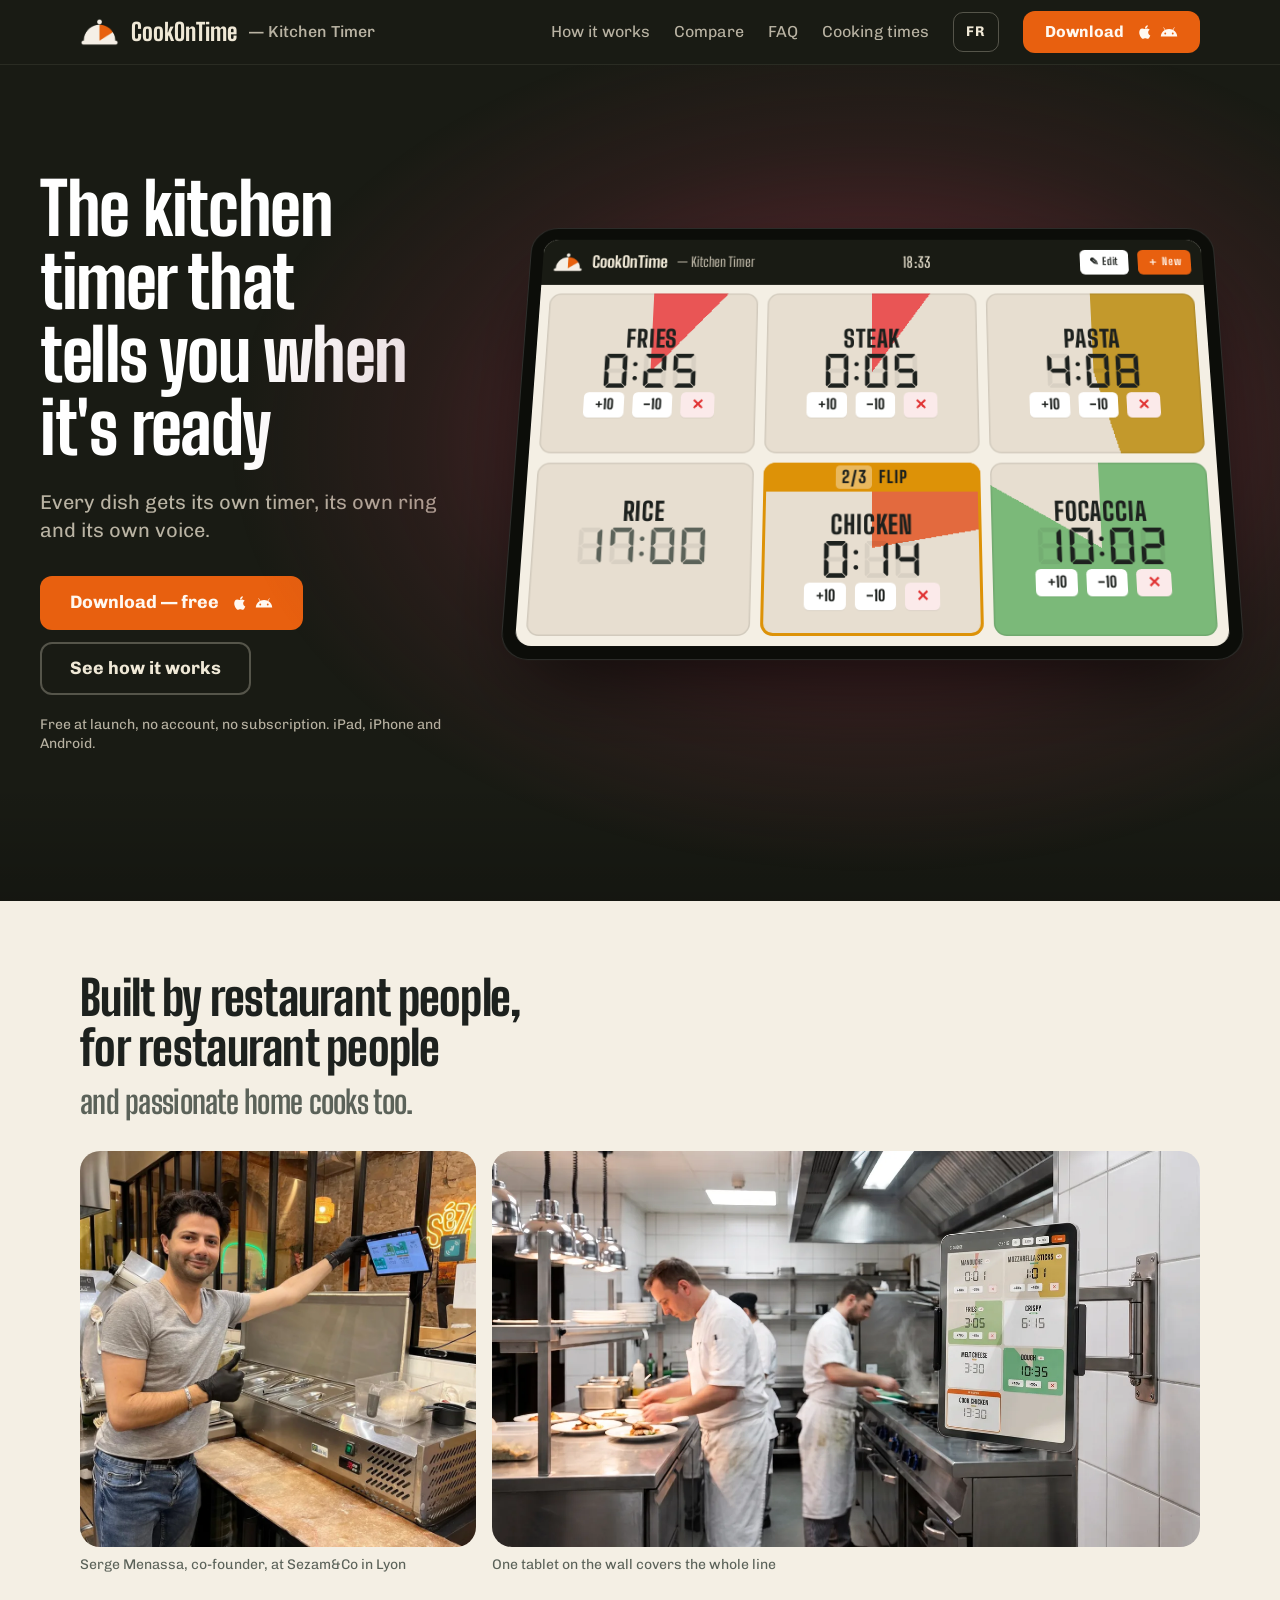
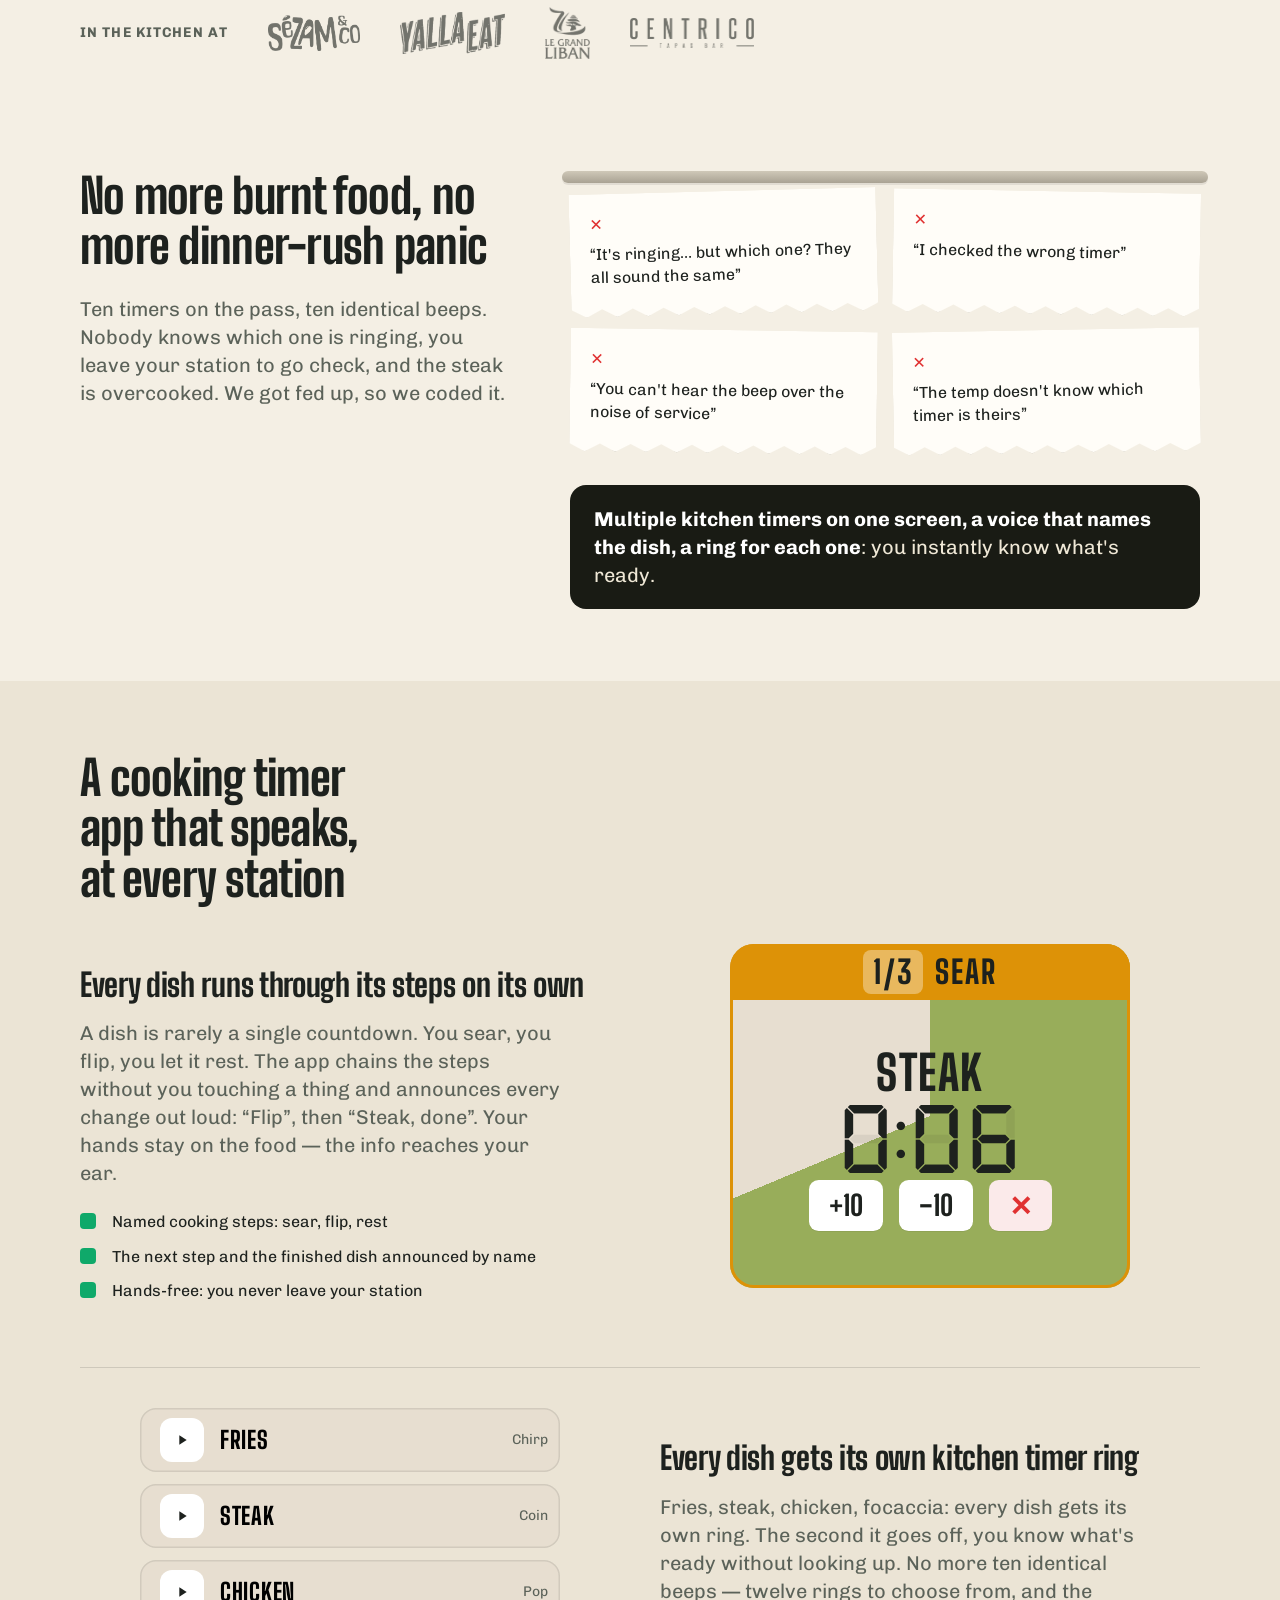
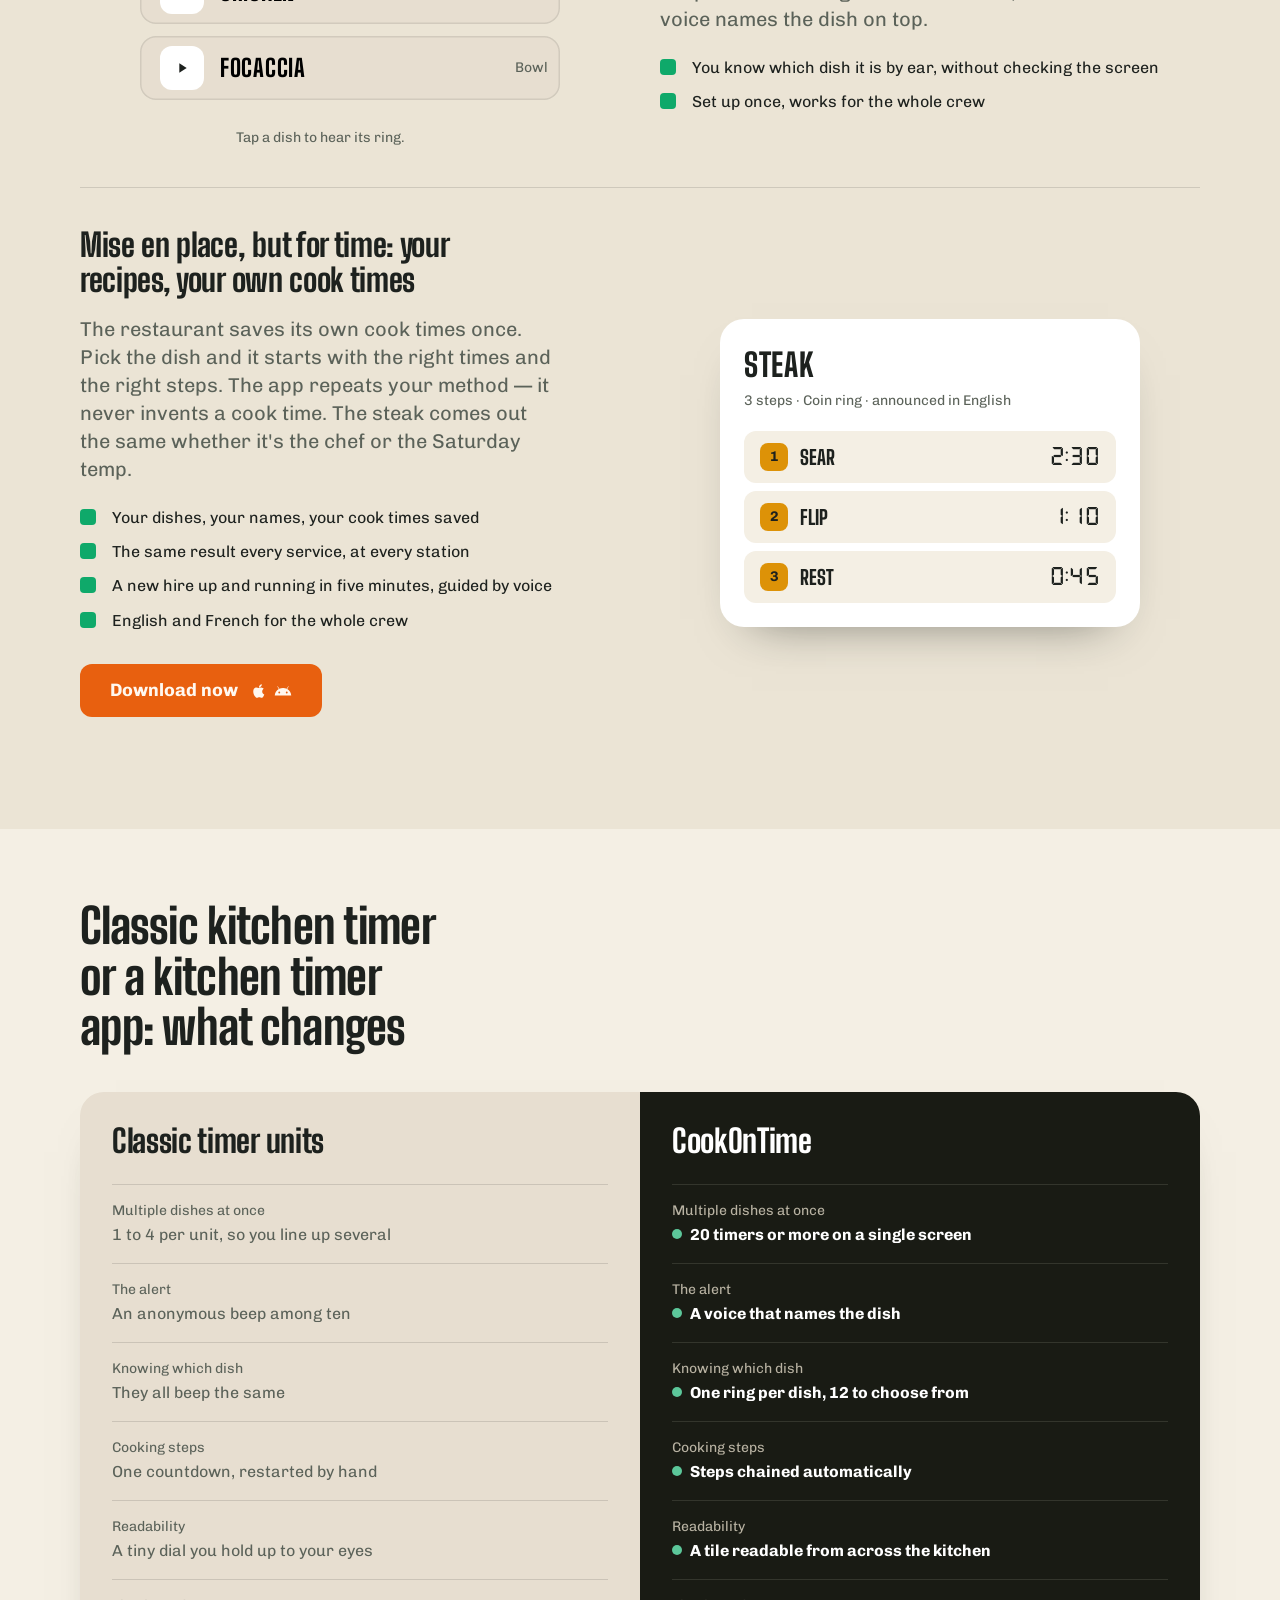
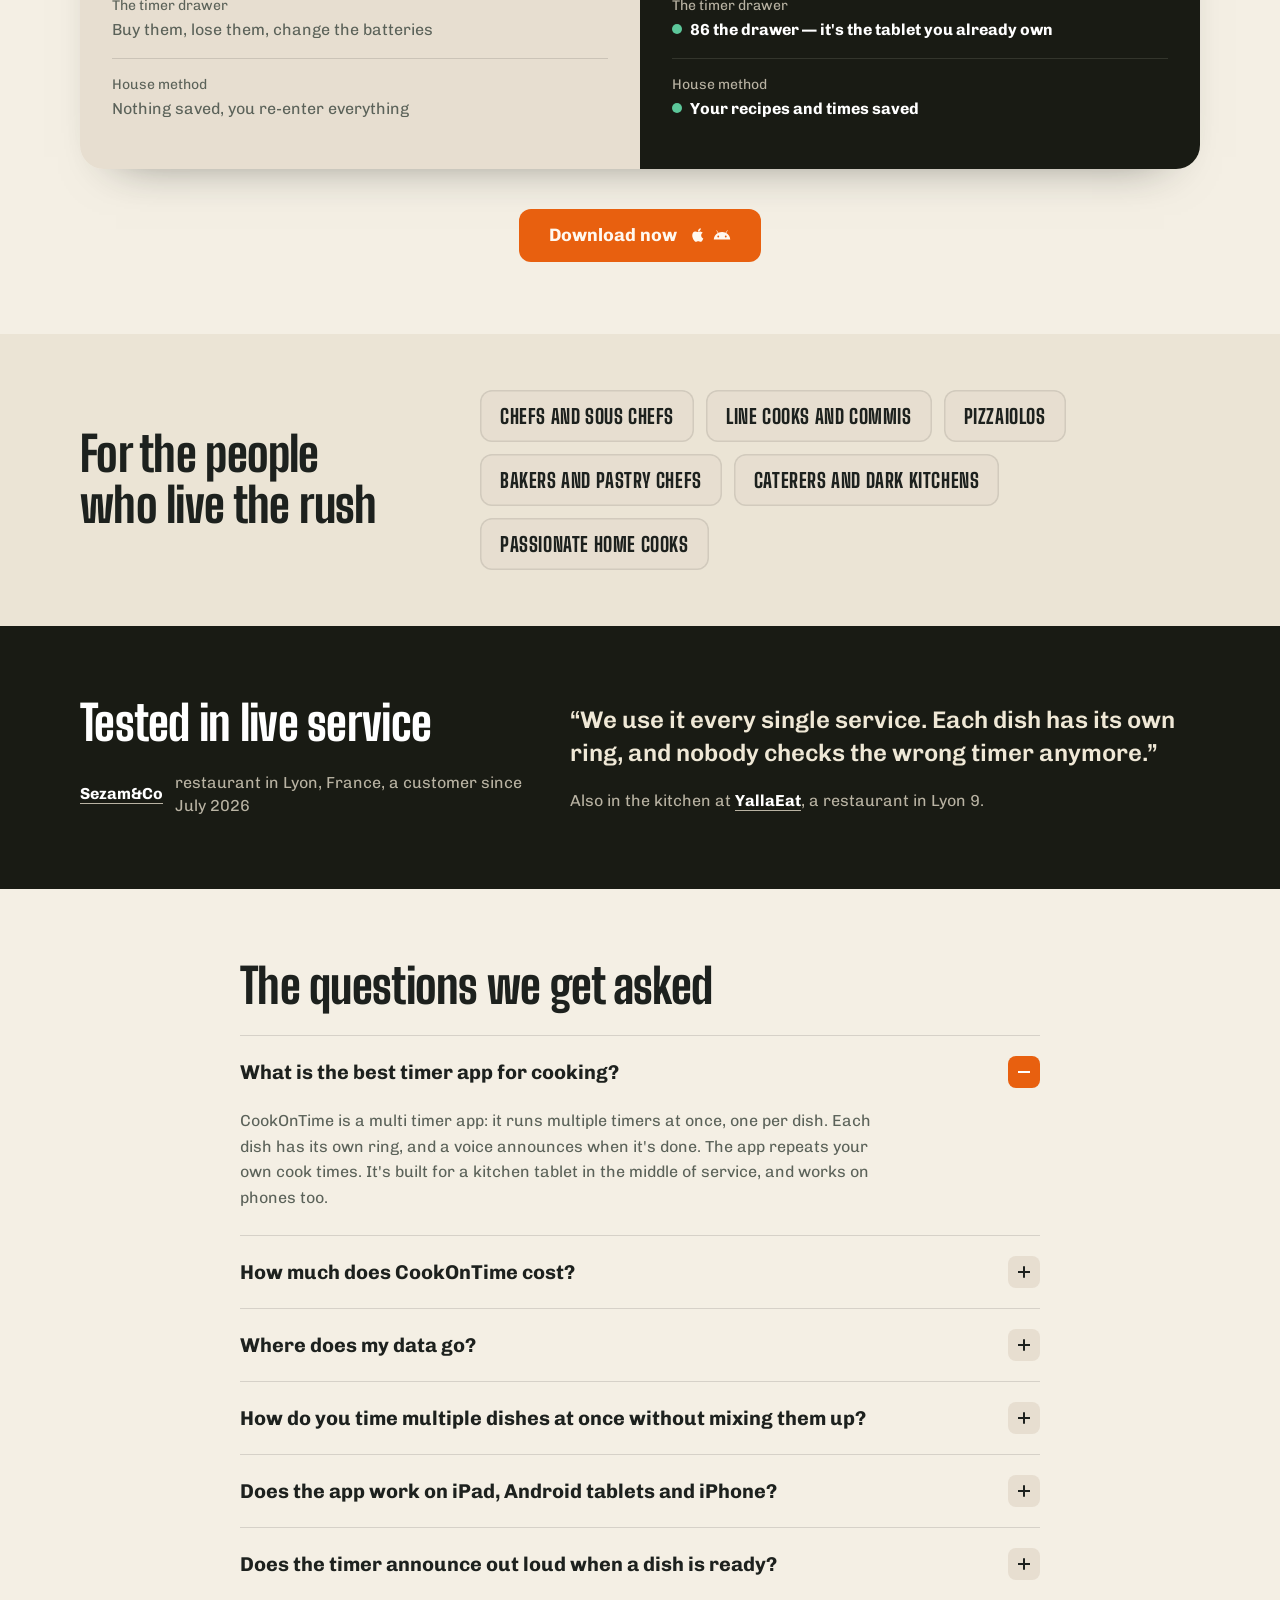
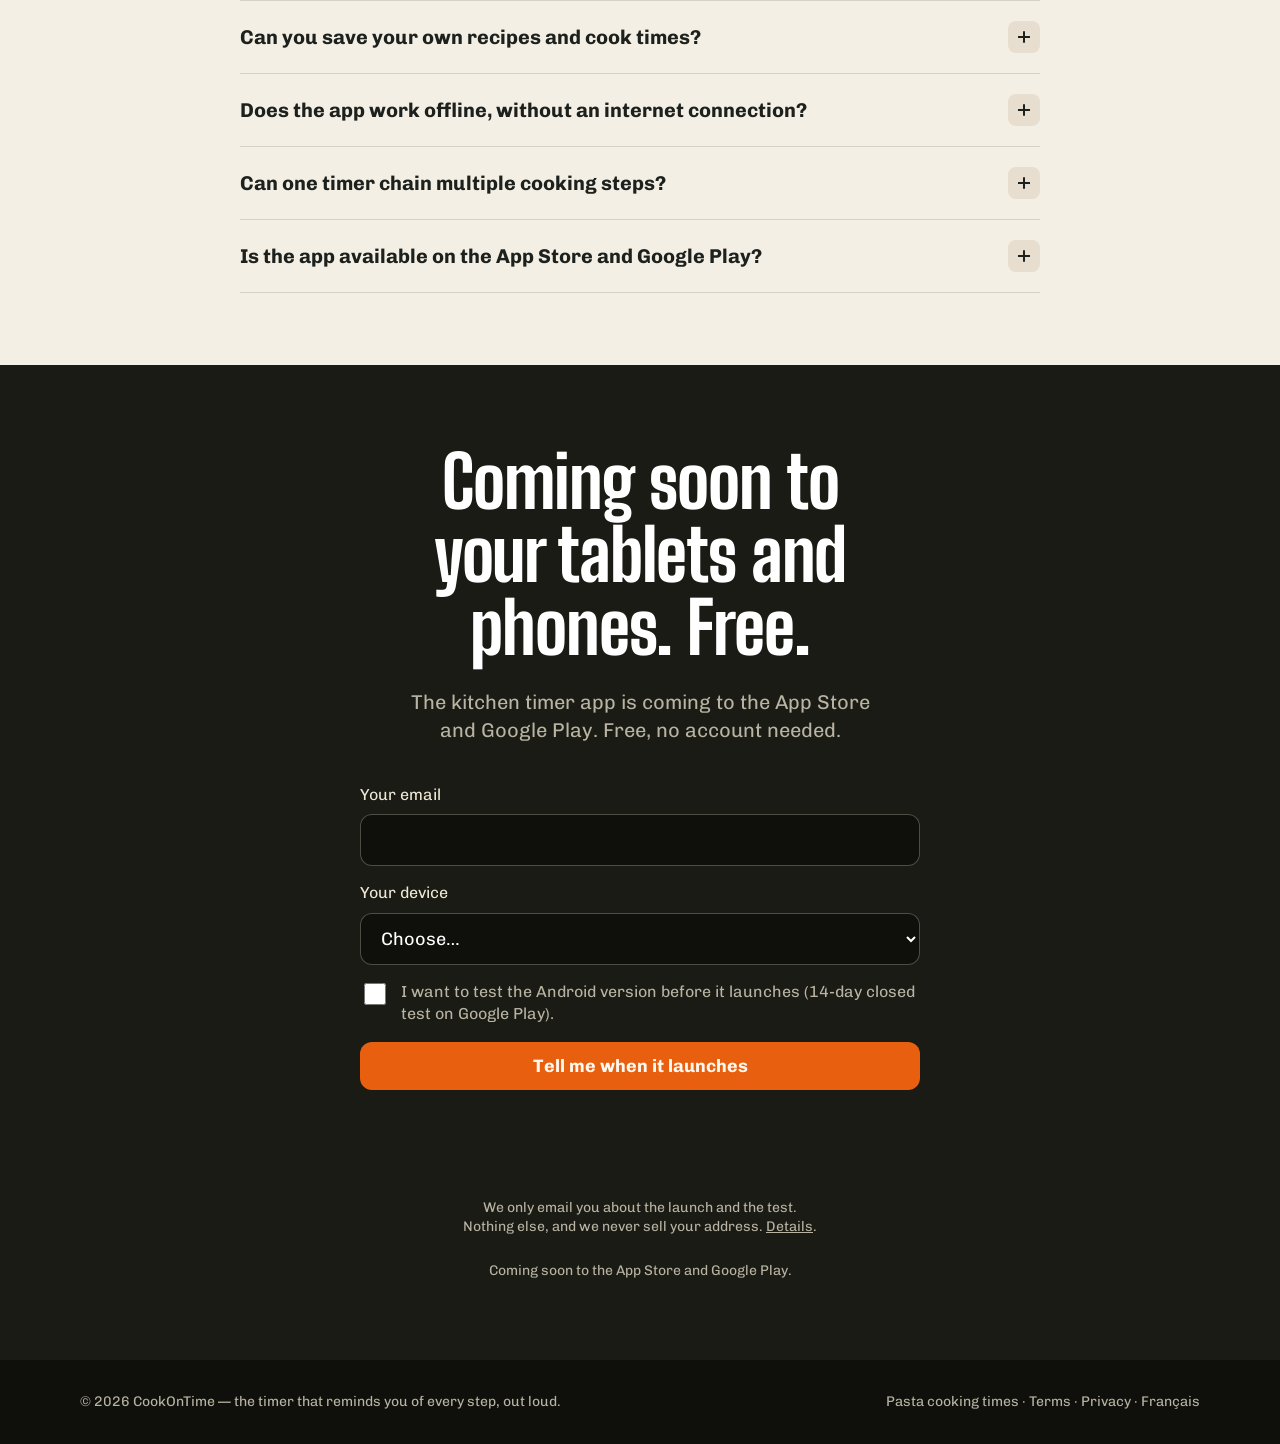
<file: index.html>
<!DOCTYPE html>
<html lang="en">
<head>
<meta charset="UTF-8">
<!-- Google Analytics (G-W3V1ZGBVZE) : mesure d'audience du site, propriété « cookontime-app ». -->
<script async src="https://www.googletagmanager.com/gtag/js?id=G-W3V1ZGBVZE"></script>
<script>
  window.dataLayer = window.dataLayer || [];
  function gtag(){dataLayer.push(arguments);}
  gtag('js', new Date());
  gtag('config', 'G-W3V1ZGBVZE', {allow_google_signals: false, allow_ad_personalization_signals: false, cookie_expires: 33696000});
</script>
<meta name="viewport" content="width=device-width, initial-scale=1, viewport-fit=cover">
<title>Free Kitchen Timer App for Restaurants — Multi-Dish & Voice</title>
<meta name="description" content="Free kitchen timer app for pros: multiple dishes at once, a ring per dish, a voice announcing each. Tablets, iPhone & Android. Built by restaurateurs.">
<meta name="keywords" content="free kitchen timer, cooking timer app, kitchen timer app for iphone, kitchen timer app free, restaurant kitchen timer, professional kitchen timer app, commercial kitchen timer, multiple kitchen timers, multi timer kitchen app, kitchen timer for iPad, kitchen timer tablet, talking kitchen timer, voice kitchen timer, hands-free kitchen timer, chef timer app, multi-stage cooking timer, kitchen timer no batteries, minuteur cuisine gratuit">
<meta name="theme-color" content="#191b14">
<link rel="canonical" href="https://cookontime.app/">
<link rel="alternate" hreflang="en" href="https://cookontime.app/">
<link rel="alternate" hreflang="fr" href="https://cookontime.app/fr/">
<link rel="alternate" hreflang="x-default" href="https://cookontime.app/">
<link rel="icon" type="image/png" sizes="32x32" href="assets/favicon-32.png">
<link rel="apple-touch-icon" href="assets/apple-touch-icon.png">
<!-- Open Graph -->
<meta property="og:type" content="website">
<meta property="og:url" content="https://cookontime.app/">
<meta property="og:locale" content="en_US">
<meta property="og:title" content="CookOnTime: free kitchen timer app for restaurants">
<meta property="og:image" content="https://cookontime.app/assets/og-en.png">
<meta property="og:image:width" content="1200">
<meta property="og:image:height" content="630">
<meta property="og:description" content="Run every dish at once, each with its own ring, a voice that announces each dish by name. One app on all your kitchen tablets. Coming soon to iOS and Android — free at launch.">
<meta name="twitter:card" content="summary_large_image">

<link rel="stylesheet" href="assets/fonts/fonts.css">

<!-- Rich snippet FAQ -->
<script type="application/ld+json">
{
  "@context": "https://schema.org",
  "@type": "FAQPage",
  "mainEntity": [
    {"@type":"Question","name":"What is the best timer app for cooking?","acceptedAnswer":{"@type":"Answer","text":"CookOnTime is a multi timer app: it runs multiple timers at once, one per dish. Each dish has its own ring, and a voice announces when it's done. The app repeats your own cook times. It's built for a kitchen tablet in the middle of service, and works on phones too."}},
    {"@type":"Question","name":"How much does CookOnTime cost?","acceptedAnswer":{"@type":"Answer","text":"CookOnTime is free at launch: no subscription, no ads and no account to create."}},
    {"@type":"Question","name":"Where does my data go?","acceptedAnswer":{"@type":"Answer","text":"Your dishes, times and settings stay on your tablet, and there is no account to create. On first launch, the app asks whether you agree to share usage statistics; it sends nothing unless you accept. The details are in the privacy policy."}},
    {"@type":"Question","name":"How do you time multiple dishes at once without mixing them up?","acceptedAnswer":{"@type":"Answer","text":"Run multiple timers side by side: every dish carries its name on screen and in the voice announcements, and each one can carry its own ring. All your dishes run side by side on one screen, so you know right away which one is ringing. No more mistaking the steak timer for the sides."}},
    {"@type":"Question","name":"Does the app work on iPad, Android tablets and iPhone?","acceptedAnswer":{"@type":"Answer","text":"Yes, on all of them. A basic iPad or a cheap Android tablet, wall-mounted with the screen always on, is enough — and it also runs on iPhone and Android phones when you want a cooking timer in your pocket. You equip every station with the same app."}},
    {"@type":"Question","name":"Does the timer announce out loud when a dish is ready?","acceptedAnswer":{"@type":"Answer","text":"Yes. The app announces the next step and then the finished dish, by name, out loud. Your hands stay on the food — the info reaches your ear without staring at a screen."}},
    {"@type":"Question","name":"Can you save your own recipes and cook times?","acceptedAnswer":{"@type":"Answer","text":"That's the whole point. You enter your dishes, times and steps once. The app repeats your house method identically on every tablet. It never invents a cook time."}},
    {"@type":"Question","name":"Does the app work offline, without an internet connection?","acceptedAnswer":{"@type":"Answer","text":"Yes. Every tablet is self-sufficient and stores everything locally. If the wifi drops mid-rush, service goes on uninterrupted."}},
    {"@type":"Question","name":"Can one timer chain multiple cooking steps?","acceptedAnswer":{"@type":"Answer","text":"Yes — it's the heart of the app. A dish can have multiple named steps (sear, flip, rest) that chain automatically, with a voice announcement at every step change."}},
    {"@type":"Question","name":"Is the app available on the App Store and Google Play?","acceptedAnswer":{"@type":"Answer","text":"It's coming soon to the App Store and Google Play."}}
  ]
}
</script>
<script type="application/ld+json">
{
  "@context": "https://schema.org",
  "@type": "SoftwareApplication",
  "name": "CookOnTime",
  "alternateName": "CookOnTime: Kitchen Timers",
  "url": "https://cookontime.app/",
  "inLanguage": ["en", "fr"],
  "applicationCategory": "LifestyleApplication",
  "operatingSystem": "iOS, Android",
  "description": "Kitchen timer app: multiple timers on one screen, a ring for each dish, cooking steps that follow on, and a voice that calls out the dish when it's ready. Built by restaurant owners.",
  "publisher": {"@id": "https://cookontime.app/#org"},
  "offers": {"@type":"Offer","price":"0","priceCurrency":"USD"}
}
</script>

<script type="application/ld+json">
{
  "@context": "https://schema.org",
  "@type": "Organization",
  "@id": "https://cookontime.app/#org",
  "name": "CookOnTime",
  "url": "https://cookontime.app/",
  "logo": "https://cookontime.app/assets/apple-touch-icon.png",
  "founder": [
    {"@type":"Person","name":"Serge Menassa"},
    {"@type":"Person","name":"Henry Obégi"}
  ]
}
</script>

<style>
/* Proposition A — « le passe en service ».
   Parti pris : la page emprunte tout à l'app réelle. Le bandeau sombre de l'app
   devient l'en-tête et le haut de page ; les chiffres à segments (DSEG7) sont la
   signature ; la couleur ne décore pas, elle dit un état, comme sur la tablette :
   vert = en cours, ambre = changement d'étape, rouge = prêt. */
@font-face{font-family:'DSEG7 Classic'; src:url(assets/fonts/DSEG7Classic-Bold.ttf) format('truetype'); font-weight:700; font-display:swap}

:root{
  /* Valeurs reprises de app/lib/ui/theme.dart */
  --service:#191b14; --service-2:#24271d; --on-service:#efe8d6; --on-service-2:#b9b3a3;
  --paper:#f4efe4; --paper-2:#ebe4d5; --tile:#e7ded0; --tile-edge:rgba(28,33,28,.10);
  --ink:#1d211e; --muted:#5b6259; --line:rgba(28,33,28,.14);
  --ember:#e8600f; --ember-2:#c94f08; --on-ember:#fff8f0;
  --amber:#dd9207; --mint:#0fa96a; --red:#e03131; --ring-ink:#8f1414;
  --fill-mint:rgb(92,199,154);
  /* Échelle typo fermée (R4.4 / R4.6, site) : 6 tailles */
  --t1:clamp(44px,5.6vw,72px); --t2:clamp(34px,3.8vw,48px); --t3:clamp(26px,2.6vw,32px);
  --t4:20px; --t5:16px; --t6:14px;
  --maxw:1200px; --gut:clamp(16px,4vw,40px);
}
@property --p{syntax:'<number>'; inherits:false; initial-value:1}

*{box-sizing:border-box}
html{scroll-behavior:smooth}
body{margin:0; background:var(--paper); color:var(--ink); font-family:'Chivo',system-ui,sans-serif; font-size:var(--t4); line-height:1.4; -webkit-font-smoothing:antialiased; overflow-x:hidden}
h1,h2,h3{font-family:'Big Shoulders Display',sans-serif; font-weight:800; margin:0; text-wrap:balance}
h1{font-size:var(--t1); line-height:1.02; letter-spacing:-.02em}
h2{font-size:var(--t2); line-height:1.05; letter-spacing:-.015em}
h3{font-size:var(--t3); line-height:1.1; letter-spacing:-.01em}
p{margin:0}
a{color:inherit; text-decoration:none}
.wrap{max-width:var(--maxw); margin:0 auto; padding:0 var(--gut)}
.seg{font-family:'DSEG7 Classic',monospace; font-weight:700; font-style:normal; letter-spacing:.02em}

/* ---------- boutons (R6.3 : 4 états ; R6.6 : 16 / 32) ---------- */
.btn{display:inline-flex; align-items:center; justify-content:center; gap:8px; min-height:48px; padding:12px 28px; border-radius:12px;
  font-family:'Chivo',sans-serif; font-weight:700; font-size:18px; letter-spacing:0;
  border:2px solid transparent; cursor:pointer; transition:transform .12s ease, background .15s ease, border-color .15s ease}
.btn:focus-visible{outline:3px solid var(--amber); outline-offset:3px}
.btn:active{transform:translateY(1px)}
.btn-ember{background:var(--ember); color:var(--on-ember)}
.btn-ember:hover{background:var(--ember-2)}
.btn-line{background:transparent; color:var(--on-service); border-color:rgba(239,232,214,.28)}
.btn-line:hover{border-color:var(--on-service)}
.btn-line.on-paper{color:var(--ink); border-color:var(--line)}
.btn-line.on-paper:hover{border-color:var(--ink)}

/* ---------- en-tête = le bandeau de l'app ---------- */
header{position:sticky; top:0; z-index:40; background:var(--service); color:var(--on-service); border-bottom:1px solid rgba(239,232,214,.08)}
.nav{display:flex; align-items:center; gap:24px; height:64px}
.brand{display:flex; align-items:center; gap:12px; margin-right:auto}
.brand img{height:28px; width:auto}
.brand b{font-family:'Big Shoulders Display',sans-serif; font-weight:800; font-size:24px; white-space:nowrap}
.brand span{font-family:'Chivo',sans-serif; font-weight:500; font-size:16px; color:var(--on-service-2); white-space:nowrap}
.navlinks{display:flex; gap:24px; align-items:center}
.navlinks a:not(.btn){font-size:var(--t5); color:var(--on-service-2)}
.navlinks a:not(.btn):hover{color:var(--on-service)}
/* Bascule de langue : toujours visible, y compris sur téléphone. */
.navlinks a.lang{display:inline-flex; align-items:center; justify-content:center; min-width:44px; min-height:40px; padding:0 12px; border-radius:10px; border:1px solid rgba(239,232,214,.28); color:var(--on-service); font-weight:700; font-size:var(--t6); letter-spacing:.08em}
.navlinks a.lang:hover{border-color:var(--on-service)}
.navlinks a:focus-visible{outline:3px solid var(--amber); outline-offset:3px}
.navlinks .btn{min-height:40px; padding:8px 20px; font-size:var(--t5)}
/* Logos Apple et Android dans les boutons de téléchargement */
.btn .oss{display:inline-flex; gap:6px; margin-left:4px}
.btn .os{width:18px; height:18px; flex:none}

/* ---------- haut de page ---------- */
.hero{background:var(--service); color:var(--on-service); padding:56px 0 96px; position:relative; overflow:hidden}
/* Le haut de page remplit tout l'écran visible sous l'en-tête : la section suivante
   n'apparaît qu'au défilement. Contenu centré verticalement ; s'il est plus haut
   que l'écran (petit portable, téléphone), la section grandit simplement. */
.hero{min-height:calc(100vh - 64px); min-height:calc(100svh - 64px); display:flex; align-items:center}
.hero > .wrap{width:100%}
.hero::after{content:""; position:absolute; left:0; right:0; bottom:0; height:120px; background:linear-gradient(to bottom, transparent, rgba(0,0,0,.18)); pointer-events:none}
.hero .wrap{max-width:1320px; display:grid; grid-template-columns:minmax(0,4.4fr) minmax(0,7.6fr); gap:40px; align-items:center; position:relative; z-index:1}
.hero h1{color:#fff; max-width:12ch}
.hero .lead{margin-top:24px; color:var(--on-service-2); max-width:34ch; line-height:1.4}
.hero .cta{display:flex; flex-wrap:wrap; gap:12px; margin-top:32px}
.hero .note{margin-top:20px; font-size:var(--t6); color:var(--on-service-2)}

/* ---------- la tablette : réplique de l'écran principal de l'app ---------- */
.device{background:#0c0d09; border-radius:28px; padding:14px; box-shadow:0 40px 80px -30px rgba(0,0,0,.8), inset 0 0 0 1px rgba(255,255,255,.14)}
.board{color:var(--ink); background:var(--paper); border-radius:16px; overflow:hidden; aspect-ratio:16/10; display:flex; flex-direction:column; container-type:inline-size}
.bhead{background:var(--service); color:var(--on-service); display:flex; align-items:center; gap:1.4cqw; padding:0 1.6cqw; height:7.5cqw; flex:none}
.bhead img{height:3.2cqw; width:auto}
.bhead b{font-family:'Big Shoulders Display',sans-serif; font-weight:800; font-size:2.6cqw; white-space:nowrap}
.bhead span{font-family:'Big Shoulders Display',sans-serif; font-weight:600; font-size:2.2cqw; color:var(--on-service-2); white-space:nowrap}
.bhead .clock{margin:0 auto; font-size:2.4cqw; color:var(--on-service)}
.bhead i{font-style:normal; font-family:'Big Shoulders Display',sans-serif; font-weight:700; font-size:1.7cqw; letter-spacing:.06em; background:#fff; color:var(--ink); border-radius:.8cqw; padding:.8cqw 1.4cqw; white-space:nowrap}
.bhead i.new{background:var(--ember); color:var(--on-ember)}
.bgrid{flex:1; display:grid; grid-template-columns:repeat(3,1fr); grid-template-rows:repeat(2,1fr); gap:1.4cqw; padding:1.4cqw}

.tile{--p:1; --fill:var(--fill-mint); position:relative; border-radius:1.8cqw; background:var(--tile); box-shadow:inset 0 0 0 1.5px var(--tile-edge);
  display:flex; flex-direction:column; align-items:center; justify-content:center; gap:.6cqw; overflow:hidden; container-type:inline-size}
.tile.run{background:conic-gradient(var(--fill) 0 calc(var(--p)*1turn), var(--tile) 0)}
.tile .tn{font-family:'Big Shoulders Display',sans-serif; font-weight:800; font-size:12cqw; line-height:1; letter-spacing:.03em; text-transform:uppercase; position:relative}
.tile .tt{position:relative; font-size:17cqw; line-height:1}
.tile .tt .ghost{position:absolute; inset:0; color:rgba(28,33,28,.07)}
.tile .tt .val{position:relative; color:var(--ink)}
.tile.idle .tt .val{color:var(--muted)}
.tile .tc{display:flex; gap:4cqw; position:relative; visibility:hidden}
.tile.run .tc{visibility:visible}
.tile .tc i{font-style:normal; font-family:'Big Shoulders Display',sans-serif; font-weight:800; font-size:7cqw; background:#fff; border-radius:2.4cqw; padding:1.4cqw 5cqw; box-shadow:0 1px 0 rgba(0,0,0,.06)}
.tile .tc i.x{color:var(--red); background:#fbeaea}
.tile.chain{box-shadow:inset 0 0 0 3px var(--amber)}
.tile .band{position:absolute; top:0; left:0; right:0; height:14cqw; background:var(--amber); color:var(--ink); display:flex; align-items:center; justify-content:center; gap:3cqw;
  font-family:'Big Shoulders Display',sans-serif; font-weight:800; font-size:8cqw; letter-spacing:.06em; text-transform:uppercase}
.tile .band em{font-style:normal; background:rgba(255,255,255,.35); border-radius:2cqw; padding:0 2.4cqw}
.tile.chain .tn{margin-top:12cqw}
/* Sonnerie : fond rouge, intérieur rosé, nom rouge sombre, chiffres rouges qui
   clignotent, halo qui pulse — mêmes signes que la tuile qui sonne dans l'app. */
.tile.ringing{background:var(--red); box-shadow:none; animation:ring .9s ease-in-out infinite}
.tile.ringing::before{content:""; position:absolute; inset:2.4cqw; border-radius:1.4cqw; background:linear-gradient(#ffe9e6,#ffdcd6)}
.tile.ringing .tn{color:var(--ring-ink)}
.tile.ringing .tt .val{color:var(--red); animation:blink .9s step-end infinite}
.tile.ringing .tc{visibility:hidden}
@keyframes ring{0%,100%{transform:scale(1); box-shadow:0 0 0 0 rgba(255,69,69,.3)} 50%{transform:scale(1.015); box-shadow:0 0 34px 6px rgba(255,69,69,.55)}}
@keyframes blink{50%{opacity:0}}

/* La voix : la bulle qui annonce le plat, posée sous la tablette. */
.stage{position:relative; perspective:1475px; isolation:isolate}
/* Halo : un éclairage gris chaud accroché à la tablette elle-même (pas au fond de
   la section). Il la suit donc partout où la mise en page la place, sur ordinateur,
   tablette ou téléphone, sans calcul. Il s'éteint en douceur vers le noir. */
.stage::before{content:""; position:absolute; left:50%; top:46%; width:175%; aspect-ratio:1.5; transform:translate(-50%,-50%); z-index:-1; pointer-events:none;
  background:radial-gradient(closest-side, rgb(var(--halo) / .85), rgb(var(--halo) / .5) 40%, rgb(var(--halo) / .18) 70%, transparent)}
/* Halo bordeaux, choisi par Serge le 30/09/2026 parmi six teintes. */
.hero{--halo:120 42 58}
/* Inclinaison au défilement (comme le site ShiftMaster, en plus léger) : la tablette
   part légèrement couchée et se redresse à plat pendant les 420 premiers pixels de
   défilement après son entrée à l'écran. Le défilement reste libre. */
.device{transform-origin:50% 0; transform:rotateX(17.5deg) scale(.925); will-change:transform}
@media (prefers-reduced-motion:reduce){ .device{transform:none} }
.voice{position:absolute; left:-24px; bottom:-56px; display:flex; align-items:center; gap:12px; background:#fff; color:var(--ink); border-radius:16px; padding:12px 20px 12px 12px;
  box-shadow:0 24px 48px -20px rgba(0,0,0,.7); border:0; font:inherit; text-align:left; cursor:pointer; max-width:calc(100% + 24px);
  transform:translateY(12px); opacity:0; transition:opacity .35s ease, transform .35s ease}
.voice.show{opacity:1; transform:none}
.voice:focus-visible{outline:3px solid var(--amber); outline-offset:3px}
.voice .play{flex:none; width:44px; height:44px; border-radius:50%; background:var(--ember); display:grid; place-items:center}
.voice .play svg{width:18px; height:18px; fill:#fff}
.voice small{display:block; font-size:var(--t6); color:var(--muted)}
.voice b{display:block; font-family:'Big Shoulders Display',sans-serif; font-weight:800; font-size:24px; line-height:1.1}

/* ---------- preuve : les photos en service ---------- */
.proof{padding:72px 0 40px}
.proof .wrap{display:grid; gap:32px}
.proof h2{max-width:24ch}
.proof h2 span{display:block; color:var(--muted); font-size:var(--t3); margin-top:12px; font-weight:700}
.kitchens{display:flex; flex-wrap:wrap; align-items:center; gap:16px 40px; margin:0; padding:0; list-style:none}
.kitchens li:first-child{font-size:var(--t6); font-weight:700; letter-spacing:.08em; text-transform:uppercase; color:var(--muted)}
.kitchens a{display:block; line-height:0; border-radius:6px}
.kitchens img{height:40px; width:auto; opacity:.6; transition:opacity .2s}
.kitchens a:hover img,.kitchens a:focus-visible img{opacity:1}
.kitchens a:focus-visible{outline:3px solid var(--amber); outline-offset:6px}
@media (prefers-reduced-motion:reduce){ .kitchens img{transition:none} }
.photos{display:flex; gap:16px}
.photos figure{margin:0; min-width:0}
.photos figure:first-child{flex:1 1 0}
.photos figure:last-child{flex:1.79 1 0}
.photos img{display:block; width:100%; height:auto; border-radius:20px}
.photos figcaption{margin-top:8px; font-size:var(--t6); color:var(--muted)}

/* ---------- le problème : quatre bons de cuisine sur le rail ---------- */
.problem{padding:72px 0}
.problem .wrap{display:grid; grid-template-columns:minmax(0,5fr) minmax(0,7fr); gap:40px; align-items:start}
.problem p.big{margin-top:24px; color:var(--muted); max-width:36ch}
.rail{position:relative; padding-top:20px}
.rail::before{content:""; position:absolute; left:-8px; right:-8px; top:0; height:12px; border-radius:6px; background:linear-gradient(#cfc8b8,#a9a293); box-shadow:0 2px 0 rgba(0,0,0,.08)}
.tickets{display:grid; grid-template-columns:repeat(2,minmax(0,1fr)); gap:16px}
.ticket{background:#fffdf8; padding:20px 20px 28px; font-size:var(--t5); line-height:1.4; color:var(--ink); position:relative;
  box-shadow:0 12px 24px -16px rgba(28,33,28,.45); clip-path:polygon(0 0,100% 0,100% calc(100% - 8px),95% 100%,90% calc(100% - 8px),85% 100%,80% calc(100% - 8px),75% 100%,70% calc(100% - 8px),65% 100%,60% calc(100% - 8px),55% 100%,50% calc(100% - 8px),45% 100%,40% calc(100% - 8px),35% 100%,30% calc(100% - 8px),25% 100%,20% calc(100% - 8px),15% 100%,10% calc(100% - 8px),5% 100%,0 calc(100% - 8px))}
.ticket:nth-child(1){transform:rotate(-1.5deg)} .ticket:nth-child(2){transform:rotate(1deg)}
.ticket:nth-child(3){transform:rotate(.8deg)} .ticket:nth-child(4){transform:rotate(-1deg)}
.ticket::before{content:"✕"; display:block; color:var(--red); font-weight:700; margin-bottom:8px}
.solve{margin-top:32px; padding:20px 24px; border-radius:16px; background:var(--service); color:var(--on-service); font-size:var(--t4); line-height:1.4}
.solve b{color:#fff}

/* ---------- ce que fait l'app ---------- */
.features{background:var(--paper-2); padding:72px 0}
.features > .wrap > h2{max-width:18ch}
.feat{display:grid; grid-template-columns:minmax(0,1fr) minmax(0,1fr); gap:40px; align-items:center; padding:40px 0}
.feat + .feat{border-top:1px solid var(--line)}
.feat.flip .media{order:-1}
.feat p{margin-top:16px; color:var(--muted); max-width:40ch}
.feat ul{list-style:none; padding:0; margin:24px 0 0; display:grid; gap:12px}
.feat li{position:relative; padding-left:32px; font-size:var(--t5); line-height:1.4}
.feat li::before{content:""; position:absolute; left:0; top:2px; width:16px; height:16px; border-radius:4px; background:var(--mint)}
.media{display:flex; justify-content:center}

/* grande tuile chaînée qui déroule ses étapes */
/* Le conteneur de la grande tuile a une largeur fixe : la tuile mesure ses textes
   sur sa propre largeur (container-type), elle ne peut donc pas la tirer de son contenu. */
.bigwrap{width:min(100%,400px)}
.bigtile{width:100%; aspect-ratio:1/.86; border-radius:24px}
.bigtile .tn{font-size:12cqw}
.say{margin-top:16px; text-align:center; font-size:var(--t5); color:var(--muted); min-height:1.4em}
.say b{color:var(--ink)}

/* sonneries qu'on peut écouter */
.rings{width:min(100%,420px); display:grid; gap:12px}
.ringrow{display:flex; align-items:center; gap:16px; width:100%; min-height:64px; padding:8px 12px 8px 20px; border-radius:16px; border:0; font:inherit; text-align:left; cursor:pointer;
  background:var(--tile); box-shadow:inset 0 0 0 1.5px var(--tile-edge); transition:background .15s ease, transform .12s ease}
.ringrow:hover{background:#e0d6c5}
.ringrow:active{transform:scale(.99)}
.ringrow:focus-visible{outline:3px solid var(--amber); outline-offset:2px}
.ringrow b{font-family:'Big Shoulders Display',sans-serif; font-weight:800; font-size:24px; text-transform:uppercase; letter-spacing:.03em}
.ringrow small{margin-left:auto; font-size:var(--t6); color:var(--muted)}
.ringrow .pb{flex:none; width:44px; height:44px; border-radius:12px; background:#fff; display:grid; place-items:center}
.ringrow .pb svg{width:16px; height:16px; fill:var(--ink)}
.ringrow.playing{background:var(--fill-mint)}
.ringrow.playing .pb{background:var(--ink)}
.ringrow.playing .pb svg{fill:#fff}
.rings .hint{font-size:var(--t6); color:var(--muted); text-align:center}

/* fiche d'un plat, comme dans l'éditeur */
.recipe{width:min(100%,420px); background:#fff; border-radius:24px; padding:24px; box-shadow:0 24px 48px -32px rgba(28,33,28,.6)}
.recipe h4{margin:0; font-family:'Big Shoulders Display',sans-serif; font-weight:800; font-size:32px; text-transform:uppercase; letter-spacing:.02em}
.recipe .meta{font-size:var(--t6); color:var(--muted); margin-top:4px}
.steps{margin-top:20px; display:grid; gap:8px}
.step{display:flex; align-items:center; gap:12px; padding:12px 16px; border-radius:12px; background:var(--paper)}
.step .n{width:28px; height:28px; border-radius:8px; background:var(--amber); display:grid; place-items:center; font-weight:700; font-size:var(--t6)}
.step b{font-family:'Big Shoulders Display',sans-serif; font-weight:800; font-size:20px; text-transform:uppercase}
.step .seg{margin-left:auto; font-size:18px}

/* ---------- comparatif ---------- */
.compare{padding:72px 0}
.compare h2{max-width:20ch}
.vs{margin-top:40px; display:grid; grid-template-columns:minmax(0,1fr) minmax(0,1fr); border-radius:24px; overflow:hidden; box-shadow:0 24px 48px -36px rgba(28,33,28,.6)}
.vs .col{padding:32px}
.vs .old{background:var(--tile)}
.vs .new{background:var(--service); color:var(--on-service)}
.vs h3{font-size:var(--t3)}
.vs .new h3{color:#fff}
.vs ul{list-style:none; margin:24px 0 0; padding:0; display:grid; gap:0}
.vs li{padding:16px 0; border-top:1px solid var(--line); font-size:var(--t5); line-height:1.4; min-height:76px}
.vs .new li{border-color:rgba(239,232,214,.12)}
.vs li small{display:block; font-size:var(--t6); color:var(--muted); margin-bottom:4px}
.vs .new li small{color:var(--on-service-2)}
.vs .old li span{color:var(--muted)}
.vs .new li span{color:#fff; font-weight:700}
.vs .new li span::before{content:""; display:inline-block; width:10px; height:10px; border-radius:50%; background:var(--fill-mint); margin-right:8px; vertical-align:1px}
.center{text-align:center; margin-top:40px}

/* ---------- pour qui ---------- */
.aud{background:var(--paper-2); padding:56px 0}
.aud .wrap{display:grid; grid-template-columns:minmax(0,4fr) minmax(0,8fr); gap:40px; align-items:center}
.chips{display:flex; flex-wrap:wrap; gap:12px}
.chips span{padding:12px 20px; border-radius:12px; background:var(--tile); box-shadow:inset 0 0 0 1.5px var(--tile-edge); font-family:'Big Shoulders Display',sans-serif; font-weight:800; font-size:20px; text-transform:uppercase; letter-spacing:.03em}

/* ---------- client : Sezam&Co ---------- */
.client{background:var(--service); color:var(--on-service); padding:72px 0}
.client .wrap{display:grid; grid-template-columns:minmax(0,5fr) minmax(0,7fr); gap:40px; align-items:center}
.client img{width:100%; height:auto; border-radius:20px; display:block}
.client h2{color:#fff}
.client blockquote{margin:0; font-size:24px; font-family:'Chivo',sans-serif; font-weight:600; line-height:1.4; color:var(--on-service)}
.client .who{margin-top:24px; display:flex; align-items:center; gap:12px; font-size:var(--t5); color:var(--on-service-2)}
.client .who b{color:#fff}
.client .also{margin:20px 0 0; font-size:var(--t5); color:var(--on-service-2)}
.client .also b{color:#fff}
.client .who a,.client .also a{color:inherit; text-decoration:underline; text-decoration-color:var(--on-service-2); text-decoration-thickness:1px; text-underline-offset:4px}
.client .who a:hover,.client .also a:hover{text-decoration-color:#fff; text-decoration-thickness:2px}

/* ---------- questions ---------- */
.faq{padding:72px 0}
.faq .wrap{max-width:880px}
.faq h2{margin-bottom:24px}
details{border-top:1px solid var(--line)}
details:last-of-type{border-bottom:1px solid var(--line)}
summary{position:relative; list-style:none; cursor:pointer; padding:20px 0; display:flex; gap:16px; align-items:center; font-family:'Chivo',sans-serif; font-weight:700; font-size:20px; line-height:1.3; transition:color .2s}
summary:hover{color:var(--ember)}
summary::-webkit-details-marker{display:none}
/* Icone + / - : barre horizontale dans la case, barre verticale qui pivote pour se poser dessus */
summary::after{content:""; margin-left:auto; flex:none; width:32px; height:32px; border-radius:8px; background:linear-gradient(var(--ink),var(--ink)) center/12px 2px no-repeat, var(--tile); transition:background-color .3s}
summary::before{content:""; position:absolute; right:15px; top:50%; width:2px; height:12px; margin-top:-6px; border-radius:1px; background:var(--ink); transition:transform .35s cubic-bezier(.2,.7,.2,1), background-color .3s}
details[open] summary::after{background:linear-gradient(#fff,#fff) center/12px 2px no-repeat, var(--ember)}
details[open] summary::before{transform:rotate(90deg); background:#fff}
details.closing summary::after{background:linear-gradient(var(--ink),var(--ink)) center/12px 2px no-repeat, var(--tile)}
details.closing summary::before{transform:none; background:var(--ink)}
summary:focus-visible{outline:3px solid var(--amber); outline-offset:2px}
details p{padding:0 0 24px; color:var(--muted); font-size:var(--t5); line-height:1.6; max-width:64ch}

/* ---------- appel final ---------- */
.final{background:var(--service); color:var(--on-service); padding:80px 0; text-align:center}
.final h2{color:#fff; font-size:var(--t1); line-height:1.02; max-width:14ch; margin:0 auto}
.final p{margin:24px auto 0; color:var(--on-service-2); max-width:40ch}
.stores{display:flex; gap:16px; justify-content:center; flex-wrap:wrap; margin-top:40px}
.store{display:flex; align-items:center; gap:12px; min-height:64px; padding:12px 24px; border-radius:16px; background:#000; color:#fff; box-shadow:inset 0 0 0 1px rgba(255,255,255,.2); position:relative}
.store svg{width:28px; height:28px}
.store span{display:flex; flex-direction:column; text-align:left; line-height:1.1}
.store small{font-size:12px; color:#cfc9bb}
.store b{font-family:'Big Shoulders Display',sans-serif; font-weight:800; font-size:24px}
.store em{position:absolute; top:-10px; right:-8px; font-style:normal; background:var(--amber); color:var(--ink); font-size:12px; font-weight:700; padding:4px 8px; border-radius:8px}
/* Accès anticipé : remplace les badges de stores tant que l'app n'est pas publiée. */
.signup{max-width:560px; margin:40px auto 0; text-align:left; display:grid; gap:16px}
.signup label{display:grid; gap:8px; font-size:var(--t5); color:var(--on-service)}
.signup input[type=email], .signup select{width:100%; min-height:52px; padding:12px 16px; border-radius:12px; border:1px solid rgba(239,232,214,.28);
  background:#0f100b; color:#fff; font:inherit; font-size:18px}
.signup input[type=email]:focus-visible, .signup select:focus-visible, .signup input[type=checkbox]:focus-visible{outline:3px solid var(--amber); outline-offset:2px}
.signup .check{display:flex; align-items:flex-start; gap:12px; grid-template-columns:none; color:var(--on-service-2)}
.signup .check input{width:22px; height:22px; margin-top:2px; flex:none; accent-color:var(--ember)}
.signup .hp{position:absolute; left:-9999px; width:1px; height:1px; overflow:hidden}
.signup button{width:100%; border:0; cursor:pointer}
.signup button:disabled{opacity:.6; cursor:wait}
.signup .legal{font-size:var(--t6); color:var(--on-service-2); text-align:center}
.signup .legal a{text-decoration:underline}
.signup .msg{min-height:1.4em; text-align:center; font-weight:700}
.signup .msg.ok{color:var(--fill-mint, #7fbf8a)}
.signup .msg.err{color:#ff8a80}
.soon{margin-top:24px; font-size:var(--t6); color:var(--on-service-2)}

footer{background:#0f100b; color:var(--on-service-2); padding:32px 0; font-size:var(--t6)}
footer .wrap{display:flex; flex-wrap:wrap; gap:16px; justify-content:space-between; align-items:center}
footer a:hover{color:#fff}

/* ---------- tablette et téléphone ---------- */
@media (max-width:980px){
  .hero .wrap,.proof .wrap,.problem .wrap,.feat,.aud .wrap,.client .wrap{grid-template-columns:1fr}
  .feat.flip .media{order:0}
  .hero h1{max-width:16ch}
  .navlinks a:not(.btn):not(.lang){display:none}
  .voice{left:12px}
}
@media (max-width:640px){
  .brand span{display:none}
  .nav,.navlinks{gap:12px}
  .brand b{font-size:20px}
  .navlinks .btn{padding:8px 16px}
  .navlinks .btn .oss{display:none}
  .bgrid{grid-template-columns:repeat(2,1fr); grid-template-rows:repeat(3,1fr)}
  .board{aspect-ratio:3/4}
  .bhead{height:12cqw; gap:2.4cqw} .bhead img{height:5.6cqw} .bhead b{font-size:4.4cqw} .bhead span,.bhead i:not(.new){display:none} .bhead i.new{font-size:3.2cqw; padding:1.4cqw 2.4cqw; border-radius:1.4cqw} .bhead .clock{font-size:4.4cqw}
  .tile .tc{display:none}
  .tickets{grid-template-columns:1fr}
  .vs{grid-template-columns:1fr}
  .vs li{min-height:0}
  .photos{flex-direction:column}
  .voice{position:relative; left:0; bottom:0; margin-top:16px; width:100%}
  .hero{padding-top:32px}
}
@media (max-width:359px){ .brand b{display:none} }
@media (prefers-reduced-motion:reduce){
  *{animation:none !important; transition:none !important}
}
</style>
</head>
<body>

<header>
  <div class="wrap nav">
    <a class="brand" href="#top"><img src="assets/logo-mark-white.webp" alt="" width="361" height="256"><b>CookOnTime</b><span>— Kitchen Timer</span></a>
    <nav class="navlinks" aria-label="Menu">
      <a href="#app">How it works</a>
      <a href="#comparatif">Compare</a>
      <a href="#faq">FAQ</a>
      <a href="cooking-times/pasta/">Cooking times</a>
      <a class="lang" href="fr/" hreflang="fr" lang="fr" aria-label="Version française">FR</a>
      <a class="btn btn-ember" href="#lancement">Download<span class="oss"><svg class="os" viewBox="0 0 24 24" aria-hidden="true"><path fill="currentColor" d="M17.05 20.28c-.98.95-2.05.8-3.08.35-1.09-.46-2.09-.48-3.24 0-1.44.62-2.2.44-3.06-.35C2.79 15.25 3.51 7.59 8.31 7.34c1.35.07 2.29.74 3.08.8 1.18-.24 2.31-.93 3.57-.84 1.51.12 2.65.72 3.4 1.8-3.12 1.87-2.63 5.98.68 7.68-.66 1.73-1.53 3.45-2.01 3.7zM12.03 7.25c-.15-2.23 1.66-4.07 3.74-4.25.29 2.58-2.34 4.5-3.74 4.25z"/></svg><svg class="os" viewBox="0 0 24 24" aria-hidden="true"><path fill="currentColor" d="M17.6 9.48l1.84-3.18a.38.38 0 0 0-.66-.38l-1.86 3.22A11.4 11.4 0 0 0 12 8.14c-1.77 0-3.43.4-4.92 1L5.22 5.92a.38.38 0 1 0-.66.38L6.4 9.48A10.8 10.8 0 0 0 1 18h22a10.8 10.8 0 0 0-5.4-8.52zM7 15.25a1.25 1.25 0 1 1 0-2.5 1.25 1.25 0 0 1 0 2.5zm10 0a1.25 1.25 0 1 1 0-2.5 1.25 1.25 0 0 1 0 2.5z"/></svg></span></a>
    </nav>
  </div>
</header>

<main id="top">

  <section class="hero">
    <div class="wrap">
      <div>
        <h1>The kitchen timer that tells you when it's ready</h1>
        <p class="lead">Every dish gets its own timer, its own ring and its own voice.</p>
        <div class="cta">
          <a class="btn btn-ember" href="#lancement">Download — free<span class="oss"><svg class="os" viewBox="0 0 24 24" aria-hidden="true"><path fill="currentColor" d="M17.05 20.28c-.98.95-2.05.8-3.08.35-1.09-.46-2.09-.48-3.24 0-1.44.62-2.2.44-3.06-.35C2.79 15.25 3.51 7.59 8.31 7.34c1.35.07 2.29.74 3.08.8 1.18-.24 2.31-.93 3.57-.84 1.51.12 2.65.72 3.4 1.8-3.12 1.87-2.63 5.98.68 7.68-.66 1.73-1.53 3.45-2.01 3.7zM12.03 7.25c-.15-2.23 1.66-4.07 3.74-4.25.29 2.58-2.34 4.5-3.74 4.25z"/></svg><svg class="os" viewBox="0 0 24 24" aria-hidden="true"><path fill="currentColor" d="M17.6 9.48l1.84-3.18a.38.38 0 0 0-.66-.38l-1.86 3.22A11.4 11.4 0 0 0 12 8.14c-1.77 0-3.43.4-4.92 1L5.22 5.92a.38.38 0 1 0-.66.38L6.4 9.48A10.8 10.8 0 0 0 1 18h22a10.8 10.8 0 0 0-5.4-8.52zM7 15.25a1.25 1.25 0 1 1 0-2.5 1.25 1.25 0 0 1 0 2.5zm10 0a1.25 1.25 0 1 1 0-2.5 1.25 1.25 0 0 1 0 2.5z"/></svg></span></a>
          <a class="btn btn-line" href="#app">See how it works</a>
        </div>
        <p class="note">Free at launch, no account, no subscription. iPad, iPhone and Android.</p>
      </div>

      <div class="stage">
        <div class="device">
          <div class="board" role="img" aria-label="CookOnTime screen: six dishes, including the steak ringing when it is done">
            <div class="bhead">
              <img src="assets/logo-mark-white.webp" alt="" width="361" height="256">
              <b>CookOnTime</b><span>— Kitchen Timer</span>
              <span class="clock seg" id="clock">19:42</span>
              <i>✎ Edit</i><i class="new">＋ New</i>
            </div>
            <div class="bgrid" id="bgrid"></div>
          </div>
        </div>
        <button class="voice" id="voice" type="button" aria-live="polite">
          <span class="play" aria-hidden="true"><svg viewBox="0 0 24 24"><path d="M8 5v14l11-7z"/></svg></span>
          <span><small>The tablet announces — tap to listen</small><b id="voiceText">“Steak, done”</b></span>
        </button>
      </div>
    </div>
  </section>

  <section class="proof">
    <div class="wrap">
      <h2>Built by restaurant people, for restaurant people<span>and passionate home cooks too.</span></h2>
      <div class="photos">
        <figure><img src="assets/serge-tablette.webp" alt="Serge Menassa, co-founder of CookOnTime, showing the app on the kitchen tablet at Sezam&amp;Co" width="900" height="900" loading="lazy"><figcaption>Serge Menassa, co-founder, at Sezam&amp;Co in Lyon</figcaption></figure>
        <figure><img src="assets/pro-kitchen-tablet.webp" alt="Wall-mounted tablet running CookOnTime in a professional kitchen during service" width="1400" height="781" loading="lazy"><figcaption>One tablet on the wall covers the whole line</figcaption></figure>
      </div>
      <ul class="kitchens" id="cuisines" aria-label="Restaurants using CookOnTime">
        <li>In the kitchen at</li>
        <li><a href="https://sezamandco.com/en/" target="_blank" rel="noopener"><img src="assets/logo-sezam.webp" alt="Sezam&amp;Co, restaurant in Lyon" width="307" height="120" style="height:36px" loading="lazy"></a></li>
        <li><a href="https://www.yallaeat.fr/" target="_blank" rel="noopener"><img src="assets/logo-yallaeat.webp" alt="YallaEat, restaurant in Lyon 9" width="299" height="120" style="height:42px" loading="lazy"></a></li>
        <li><a href="https://www.legrandliban.com/" target="_blank" rel="noopener"><img src="assets/logo-grand-liban.webp" alt="Le Grand Liban, restaurant in Lyon" width="104" height="120" style="height:52px" loading="lazy"></a></li>
        <li><a href="https://maps.app.goo.gl/8qjy1fK93LtU249g9" target="_blank" rel="noopener"><img src="assets/logo-centrico.webp" alt="Centrico, tapas bar in Beirut" width="497" height="120" style="height:30px" loading="lazy"></a></li>
      </ul>
    </div>
  </section>

  <section class="problem">
    <div class="wrap">
      <div>
        <h2>No more burnt food, no more dinner-rush panic</h2>
        <p class="big">Ten timers on the pass, ten identical beeps. Nobody knows which one is ringing, you leave your station to go check, and the steak is overcooked. We got fed up, so we coded it.</p>
      </div>
      <div>
        <div class="rail">
          <div class="tickets">
            <div class="ticket">“It's ringing… but which one? They all sound the same”</div>
            <div class="ticket">“I checked the wrong timer”</div>
            <div class="ticket">“You can't hear the beep over the noise of service”</div>
            <div class="ticket">“The temp doesn't know which timer is theirs”</div>
          </div>
        </div>
        <p class="solve"><b>Multiple kitchen timers on one screen, a voice that names the dish, a ring for each one</b>: you instantly know what's ready.</p>
      </div>
    </div>
  </section>

  <section class="features" id="app">
    <div class="wrap">
      <h2>A cooking timer app that speaks, at every station</h2>

      <div class="feat">
        <div>
          <h3>Every dish runs through its steps on its own</h3>
          <p>A dish is rarely a single countdown. You sear, you flip, you let it rest. The app chains the steps without you touching a thing and announces every change out loud: “Flip”, then “Steak, done”. Your hands stay on the food — the info reaches your ear.</p>
          <ul>
            <li>Named cooking steps: sear, flip, rest</li>
            <li>The next step and the finished dish announced by name</li>
            <li>Hands-free: you never leave your station</li>
          </ul>
        </div>
        <div class="media">
          <div class="bigwrap">
            <div class="tile run chain bigtile" id="bigtile" aria-hidden="true">
              <div class="band"><em id="bigPhase">1/3</em><span id="bigStep">Sear</span></div>
              <div class="tn">Steak</div>
              <div class="tt seg"><span class="ghost">8:88</span><span class="val" id="bigVal">0:08</span></div>
              <div class="tc"><i>+10</i><i>−10</i><i class="x">✕</i></div>
            </div>
            <p class="say" id="bigSay">&nbsp;</p>
          </div>
        </div>
      </div>

      <div class="feat flip">
        <div>
          <h3>Every dish gets its own kitchen timer ring</h3>
          <p>Fries, steak, chicken, focaccia: every dish gets its own ring. The second it goes off, you know what's ready without looking up. No more ten identical beeps — twelve rings to choose from, and the voice names the dish on top.</p>
          <ul>
            <li>You know which dish it is by ear, without checking the screen</li>
            <li>Set up once, works for the whole crew</li>
          </ul>
        </div>
        <div class="media">
          <div class="rings">
            <button class="ringrow" type="button" data-snd="chirp"><span class="pb"><svg viewBox="0 0 24 24"><path d="M8 5v14l11-7z"/></svg></span><b>Fries</b><small>Chirp</small></button>
            <button class="ringrow" type="button" data-snd="coin"><span class="pb"><svg viewBox="0 0 24 24"><path d="M8 5v14l11-7z"/></svg></span><b>Steak</b><small>Coin</small></button>
            <button class="ringrow" type="button" data-snd="pop"><span class="pb"><svg viewBox="0 0 24 24"><path d="M8 5v14l11-7z"/></svg></span><b>Chicken</b><small>Pop</small></button>
            <button class="ringrow" type="button" data-snd="bowl"><span class="pb"><svg viewBox="0 0 24 24"><path d="M8 5v14l11-7z"/></svg></span><b>Focaccia</b><small>Bowl</small></button>
            <p class="hint">Tap a dish to hear its ring.</p>
          </div>
        </div>
      </div>

      <div class="feat">
        <div>
          <h3>Mise en place, but for time: your recipes, your own cook times</h3>
          <p>The restaurant saves its own cook times once. Pick the dish and it starts with the right times and the right steps. The app repeats your method — it never invents a cook time. The steak comes out the same whether it's the chef or the Saturday temp.</p>
          <ul>
            <li>Your dishes, your names, your cook times saved</li>
            <li>The same result every service, at every station</li>
            <li>A new hire up and running in five minutes, guided by voice</li>
            <li>English and French for the whole crew</li>
          </ul>
          <a class="btn btn-ember" style="margin-top:32px" href="#lancement">Download now<span class="oss"><svg class="os" viewBox="0 0 24 24" aria-hidden="true"><path fill="currentColor" d="M17.05 20.28c-.98.95-2.05.8-3.08.35-1.09-.46-2.09-.48-3.24 0-1.44.62-2.2.44-3.06-.35C2.79 15.25 3.51 7.59 8.31 7.34c1.35.07 2.29.74 3.08.8 1.18-.24 2.31-.93 3.57-.84 1.51.12 2.65.72 3.4 1.8-3.12 1.87-2.63 5.98.68 7.68-.66 1.73-1.53 3.45-2.01 3.7zM12.03 7.25c-.15-2.23 1.66-4.07 3.74-4.25.29 2.58-2.34 4.5-3.74 4.25z"/></svg><svg class="os" viewBox="0 0 24 24" aria-hidden="true"><path fill="currentColor" d="M17.6 9.48l1.84-3.18a.38.38 0 0 0-.66-.38l-1.86 3.22A11.4 11.4 0 0 0 12 8.14c-1.77 0-3.43.4-4.92 1L5.22 5.92a.38.38 0 1 0-.66.38L6.4 9.48A10.8 10.8 0 0 0 1 18h22a10.8 10.8 0 0 0-5.4-8.52zM7 15.25a1.25 1.25 0 1 1 0-2.5 1.25 1.25 0 0 1 0 2.5zm10 0a1.25 1.25 0 1 1 0-2.5 1.25 1.25 0 0 1 0 2.5z"/></svg></span></a>
        </div>
        <div class="media">
          <div class="recipe" aria-hidden="true">
            <h4>Steak</h4>
            <p class="meta">3 steps · Coin ring · announced in English</p>
            <div class="steps">
              <div class="step"><span class="n">1</span><b>Sear</b><span class="seg">2:30</span></div>
              <div class="step"><span class="n">2</span><b>Flip</b><span class="seg">1:10</span></div>
              <div class="step"><span class="n">3</span><b>Rest</b><span class="seg">0:45</span></div>
            </div>
          </div>
        </div>
      </div>
    </div>
  </section>

  <section class="compare" id="comparatif">
    <div class="wrap">
      <h2>Classic kitchen timer or a kitchen timer app: what changes</h2>
      <div class="vs">
        <div class="col old">
          <h3>Classic timer units</h3>
          <ul>
            <li><small>Multiple dishes at once</small><span>1 to 4 per unit, so you line up several</span></li>
            <li><small>The alert</small><span>An anonymous beep among ten</span></li>
            <li><small>Knowing which dish</small><span>They all beep the same</span></li>
            <li><small>Cooking steps</small><span>One countdown, restarted by hand</span></li>
            <li><small>Readability</small><span>A tiny dial you hold up to your eyes</span></li>
            <li><small>The timer drawer</small><span>Buy them, lose them, change the batteries</span></li>
            <li><small>House method</small><span>Nothing saved, you re-enter everything</span></li>
          </ul>
        </div>
        <div class="col new">
          <h3>CookOnTime</h3>
          <ul>
            <li><small>Multiple dishes at once</small><span>20 timers or more on a single screen</span></li>
            <li><small>The alert</small><span>A voice that names the dish</span></li>
            <li><small>Knowing which dish</small><span>One ring per dish, 12 to choose from</span></li>
            <li><small>Cooking steps</small><span>Steps chained automatically</span></li>
            <li><small>Readability</small><span>A tile readable from across the kitchen</span></li>
            <li><small>The timer drawer</small><span>86 the drawer — it's the tablet you already own</span></li>
            <li><small>House method</small><span>Your recipes and times saved</span></li>
          </ul>
        </div>
      </div>
      <div class="center"><a class="btn btn-ember" href="#lancement">Download now<span class="oss"><svg class="os" viewBox="0 0 24 24" aria-hidden="true"><path fill="currentColor" d="M17.05 20.28c-.98.95-2.05.8-3.08.35-1.09-.46-2.09-.48-3.24 0-1.44.62-2.2.44-3.06-.35C2.79 15.25 3.51 7.59 8.31 7.34c1.35.07 2.29.74 3.08.8 1.18-.24 2.31-.93 3.57-.84 1.51.12 2.65.72 3.4 1.8-3.12 1.87-2.63 5.98.68 7.68-.66 1.73-1.53 3.45-2.01 3.7zM12.03 7.25c-.15-2.23 1.66-4.07 3.74-4.25.29 2.58-2.34 4.5-3.74 4.25z"/></svg><svg class="os" viewBox="0 0 24 24" aria-hidden="true"><path fill="currentColor" d="M17.6 9.48l1.84-3.18a.38.38 0 0 0-.66-.38l-1.86 3.22A11.4 11.4 0 0 0 12 8.14c-1.77 0-3.43.4-4.92 1L5.22 5.92a.38.38 0 1 0-.66.38L6.4 9.48A10.8 10.8 0 0 0 1 18h22a10.8 10.8 0 0 0-5.4-8.52zM7 15.25a1.25 1.25 0 1 1 0-2.5 1.25 1.25 0 0 1 0 2.5zm10 0a1.25 1.25 0 1 1 0-2.5 1.25 1.25 0 0 1 0 2.5z"/></svg></span></a></div>
    </div>
  </section>

  <section class="aud">
    <div class="wrap">
      <h2>For the people who live the rush</h2>
      <div class="chips">
        <span>Chefs and sous chefs</span><span>Line cooks and commis</span><span>Pizzaiolos</span>
        <span>Bakers and pastry chefs</span><span>Caterers and dark kitchens</span><span>Passionate home cooks</span>
      </div>
    </div>
  </section>

  <section class="client">
    <div class="wrap">
      <div>
        <h2>Tested in live service</h2>
        <p class="who"><a href="https://sezamandco.com/en/" target="_blank" rel="noopener"><b>Sezam&amp;Co</b></a> restaurant in Lyon, France, a customer since July 2026</p>
      </div>
      <div>
        <blockquote>“We use it every single service. Each dish has its own ring, and nobody checks the wrong timer anymore.”</blockquote>
        <p class="also">Also in the kitchen at <a href="https://www.yallaeat.fr/" target="_blank" rel="noopener"><b>YallaEat</b></a>, a restaurant in Lyon 9.</p>
      </div>
    </div>
  </section>

  <section class="faq" id="faq">
    <div class="wrap">
      <h2>The questions we get asked</h2>
      <details open><summary>What is the best timer app for cooking?</summary><p>CookOnTime is a multi timer app: it runs multiple timers at once, one per dish. Each dish has its own ring, and a voice announces when it's done. The app repeats your own cook times. It's built for a kitchen tablet in the middle of service, and works on phones too.</p></details>
      <details><summary>How much does CookOnTime cost?</summary><p>CookOnTime is free at launch: no subscription, no ads and no account to create.</p></details>
      <details><summary>Where does my data go?</summary><p>Your dishes, times and settings stay on your tablet, and there is no account to create. On first launch, the app asks whether you agree to share usage statistics; it sends nothing unless you accept. The details are in the <a href="privacy.html">privacy policy</a>.</p></details>
      <details><summary>How do you time multiple dishes at once without mixing them up?</summary><p>Run multiple timers side by side: every dish carries its name on screen and in the voice announcements, and each one can carry its own ring. All your dishes run side by side on one screen, so you know right away which one is ringing. No more mistaking the steak timer for the sides.</p></details>
      <details><summary>Does the app work on iPad, Android tablets and iPhone?</summary><p>Yes, on all of them. A basic iPad or a cheap Android tablet, wall-mounted with the screen always on, is enough — and it also runs on iPhone and Android phones when you want a cooking timer in your pocket. You equip every station with the same app.</p></details>
      <details><summary>Does the timer announce out loud when a dish is ready?</summary><p>Yes. The app announces the next step and then the finished dish, by name, out loud. Your hands stay on the food — the info reaches your ear without staring at a screen.</p></details>
      <details><summary>Can you save your own recipes and cook times?</summary><p>That's the whole point. You enter your dishes, times and steps once. The app repeats your house method identically on every tablet. It never invents a cook time.</p></details>
      <details><summary>Does the app work offline, without an internet connection?</summary><p>Yes. Every tablet is self-sufficient and stores everything locally. If the wifi drops mid-rush, service goes on uninterrupted.</p></details>
      <details><summary>Can one timer chain multiple cooking steps?</summary><p>Yes — it's the heart of the app. A dish can have multiple named steps (sear, flip, rest) that chain automatically, with a voice announcement at every step change.</p></details>
      <details><summary>Is the app available on the App Store and Google Play?</summary><p>It's coming soon to the App Store and Google Play.</p></details>
    </div>
  </section>

  <section class="final" id="lancement">
    <div class="wrap">
      <h2>Coming soon to your tablets and phones. Free.</h2>
      <p>The kitchen timer app is coming to the App Store and Google Play. Free, no account needed.</p>
      <form class="signup" id="signup" novalidate>
        <label>Your email<input type="email" name="email" autocomplete="email" required></label>
        <label>Your device<select name="device"><option value="">Choose…</option><option value="android-tablet">Android tablet</option><option value="android-phone">Android phone</option><option value="ipad">iPad</option><option value="iphone">iPhone</option></select></label>
        <label class="check"><input type="checkbox" name="tester"><span>I want to test the Android version before it launches (14-day closed test on Google Play).</span></label>
        <label class="hp" aria-hidden="true">Website<input type="text" name="website" tabindex="-1" autocomplete="off"></label>
        <button class="btn btn-ember" type="submit">Tell me when it launches</button>
        <p class="msg" role="status" aria-live="polite"></p>
        <p class="legal">We only email you about the launch and the test. Nothing else, and we never sell your address. <a href="privacy.html#site">Details</a>.</p>
      </form>
      <p class="soon">Coming soon to the App Store and Google Play.</p>
    </div>
  </section>
</main>

<footer>
  <div class="wrap">
    <span>© 2026 CookOnTime — the timer that reminds you of every step, out loud.</span>
    <span><a href="cooking-times/pasta/">Pasta cooking times</a> · <a href="terms.html">Terms</a> · <a href="privacy.html">Privacy</a> · <a href="fr/" hreflang="fr" lang="fr">Français</a></span>
  </div>
</footer>

<script>
(function(){
  var reduced = matchMedia('(prefers-reduced-motion: reduce)').matches;
  var fmt = function(s){ s=Math.max(0,Math.ceil(s)); return Math.floor(s/60)+':'+String(s%60).padStart(2,'0'); };
  var ghostFor = function(t){ return t.replace(/\d/g,'8'); };
  // Couleur du camembert : vert, puis ambre, puis rouge, comme fillFor() dans l'app.
  var M=[92,199,154], A=[216,144,22], R=[233,85,85];
  var mix=function(a,b,t){ return 'rgb('+a.map(function(v,i){return Math.round(v+(b[i]-v)*t);}).join(',')+')'; };
  // Copie exacte de fillFor() (app/lib/ui/theme.dart) : le vert glisse vers l'ambre
  // dès le départ (de 100 % à 35 %), puis l'ambre vers le rouge (de 35 % à 15 %).
  var fillFor=function(p){ if(p>=1) return mix(M,M,0); if(p>=.35) return mix(A,M,(p-.35)/.65); if(p>=.15) return mix(R,A,(p-.15)/.20); return mix(R,R,0); };

  // ---------- la tablette du haut de page : une vraie petite simulation ----------
  // Chaque plat a sa durée. Quand il arrive à zéro, il sonne 6 s (la voix l'annonce),
  // puis il revient au repos, et un cuisinier le relance 3 s plus tard.
  var DISHES=[
    {name:'Fries', dur:210, left:27},
    {name:'Steak', dur:45, left:7},
    {name:'Pasta', dur:540, left:250},
    {name:'Rice', dur:1020, idle:true},
    {name:'Chicken', dur:0, chain:[['Sear',90],['Flip',60],['Rest',30]], phase:1, left:16},
    {name:'Focaccia', dur:720, left:604}
  ];
  var grid=document.getElementById('bgrid');
  DISHES.forEach(function(d){
    var el=document.createElement('div'); el.className='tile';
    el.innerHTML=(d.chain?'<div class="band"><em></em><span></span></div>':'')+
      '<div class="tn">'+d.name+'</div><div class="tt seg"><span class="ghost"></span><span class="val"></span></div>'+
      '<div class="tc"><i>+10</i><i>−10</i><i class="x">✕</i></div>';
    grid.appendChild(el); d.el=el; d.val=el.querySelector('.val'); d.ghost=el.querySelector('.ghost');
    if(d.chain){ d.el.classList.add('chain'); d.band=el.querySelector('.band em'); d.bandTxt=el.querySelector('.band span'); }
  });
  var voice=document.getElementById('voice'), voiceText=document.getElementById('voiceText');
  var lastSay='Steak, done';
  var announce=function(t){ lastSay=t; voiceText.textContent='“'+t+'”'; voice.classList.add('show'); };
  var total=function(d){ return d.chain? d.chain[d.phase][1] : d.dur; };
  var paint=function(d){
    var el=d.el, run=!d.idle && !d.ring;
    el.classList.toggle('run',run); el.classList.toggle('idle',!!d.idle); el.classList.toggle('ringing',!!d.ring);
    var t = d.idle? fmt(d.chain? d.chain[0][1] : d.dur) : fmt(d.left);
    if(d.val.textContent!==t){ d.val.textContent=t; d.ghost.textContent=ghostFor(t); }
    if(run){ var p=d.left/total(d); el.style.setProperty('--p',p.toFixed(4)); el.style.setProperty('--fill',fillFor(p)); }
    if(d.chain){ d.band.textContent=(d.phase+1)+'/'+d.chain.length; d.bandTxt.textContent=d.chain[d.phase][0]; }
  };
  var step=function(dt){
    DISHES.forEach(function(d){
      if(d.idle){ if(d.restart!=null){ d.restart-=dt; if(d.restart<=0){ d.idle=false; d.restart=null; d.phase=0; d.left=total(d); } } return; }
      if(d.ring){ d.ring-=dt; if(d.ring<=0){ d.ring=0; d.idle=true; d.restart=3; } return; }
      d.left-=dt;
      if(d.left<=0){
        if(d.chain && d.phase<d.chain.length-1){ d.phase++; d.left=total(d); announce(d.chain[d.phase][0]); }
        else { d.left=0; d.ring=6; announce(d.name+', done'); }
      }
    });
  };
  DISHES.forEach(paint);
  var clock=document.getElementById('clock'), now=new Date();
  var tickClock=function(){ var n=new Date(); clock.textContent=n.getHours()+':'+String(n.getMinutes()).padStart(2,'0'); };
  tickClock();
  if(reduced){ DISHES[1].left=0; DISHES[1].ring=1; paint(DISHES[1]); announce('Steak, done'); }
  else {
    var last=performance.now();
    (function loop(t){ var dt=Math.min(.25,(t-last)/1000); last=t; step(dt); DISHES.forEach(paint); requestAnimationFrame(loop); })(last);
    setInterval(tickClock, 10000);
  }

  // ---------- la tablette se redresse pendant le défilement ----------
  var dev=document.querySelector('.device');
  if(!reduced){
    var tilt=function(){
      var start=Math.max(0, dev.getBoundingClientRect().top + scrollY - innerHeight);
      // Plus marqué depuis le 02/10/2026 (demande de Serge, réglé par paliers) : couchée à 17,5° et réduite à 92,5 %,
      // elle se redresse sur 445 px de défilement, en douceur au début et à la fin.
      var p=Math.min(1, Math.max(0, (scrollY-start)/445)), t=p*p*(3-2*p);
      dev.style.transform='rotateX('+(17.5*(1-t)).toFixed(2)+'deg) scale('+(.925+.075*t).toFixed(4)+')';
      // Et elle descend doucement (50 px au plus, 02/10/2026) : elle reste plus longtemps à
      // l'écran pendant qu'elle se redresse. La descente est bornée par la place qui reste
      // sous la tablette et sa bulle dans le haut de page : rien ne déborde.
      stage.style.transform='translateY('+(slide*t).toFixed(1)+'px)';
    };
    var stage=dev.closest('.stage'), hero=document.querySelector('.hero'), slide=0;
    var room=function(){
      stage.style.transform='';
      var low=Math.max(stage.getBoundingClientRect().bottom, document.getElementById('voice').getBoundingClientRect().bottom);
      slide=Math.max(0, Math.min(50, hero.getBoundingClientRect().bottom - low - 16));
    };
    var queued=false;
    addEventListener('scroll',function(){ if(!queued){ queued=true; requestAnimationFrame(function(){ queued=false; tilt(); }); } },{passive:true});
    addEventListener('resize',function(){ room(); tilt(); }); room(); tilt();
  }

  // ---------- écouter : la sonnerie, puis la voix du navigateur ----------
  var sounds={}; var snd=function(n){ if(!sounds[n]){ sounds[n]=new Audio('assets/audio/ring-'+n+'.mp3'); sounds[n].volume=.6; } return sounds[n]; };
  var speak=function(t){ if(!('speechSynthesis' in window)) return; try{ speechSynthesis.cancel(); var u=new SpeechSynthesisUtterance(t); u.lang='en-US'; speechSynthesis.speak(u);}catch(e){} };
  voice.addEventListener('click',function(){ var a=snd('chirp'); a.currentTime=0; var p=a.play(); if(p&&p.catch) p.catch(function(){}); setTimeout(function(){ speak(lastSay); },700); });

  document.querySelectorAll('.ringrow').forEach(function(b){
    b.addEventListener('click',function(){
      document.querySelectorAll('.ringrow.playing').forEach(function(x){ x.classList.remove('playing'); });
      var a=snd(b.dataset.snd); a.currentTime=0; b.classList.add('playing');
      var p=a.play(); if(p&&p.catch) p.catch(function(){ b.classList.remove('playing'); });
      a.onended=function(){ b.classList.remove('playing'); };
      setTimeout(function(){ b.classList.remove('playing'); }, 2500);
    });
  });

  // ---------- la grande tuile chaînée : saisir, retourner, repos ----------
  var big={phases:[['Sear',8,'Flip'],['Flip',6,'Rest'],['Rest',5,'Steak, done']], i:0, left:8};
  var bt=document.getElementById('bigtile'), bv=document.getElementById('bigVal'), bp=document.getElementById('bigPhase'), bs=document.getElementById('bigStep'), say=document.getElementById('bigSay');
  var paintBig=function(){ var ph=big.phases[big.i], p=big.left/ph[1];
    bt.style.setProperty('--p',p.toFixed(4)); bt.style.setProperty('--fill',fillFor(p));
    bv.textContent=fmt(big.left); bp.textContent=(big.i+1)+'/3'; bs.textContent=ph[0]; };
  paintBig();
  if(!reduced){ var lb=performance.now(), rest=0;
    (function lp(t){ var dt=Math.min(.25,(t-lb)/1000); lb=t;
      if(rest>0){ rest-=dt; if(rest<=0){ bt.classList.remove('ringing'); bt.classList.add('run','chain'); big.i=0; big.left=big.phases[0][1]; say.innerHTML='&nbsp;'; } }
      else { big.left-=dt; if(big.left<=0){ var msg=big.phases[big.i][2];
        say.innerHTML='Announced out loud: <b>“'+msg+'”</b>';
        if(big.i<2){ big.i++; big.left=big.phases[big.i][1]; } else { big.left=0; rest=4; bt.classList.remove('run'); bt.classList.add('ringing'); } } }
      paintBig(); requestAnimationFrame(lp); })(lb);
  }
})();
</script>
<script>
/* Accès anticipé : envoie l'inscription au site (/api/signup), sans recharger la page. */
(function(){
  var f=document.getElementById('signup'); if(!f) return;
  var msg=f.querySelector('.msg'), btn=f.querySelector('button');
  f.addEventListener('submit', function(e){
    e.preventDefault();
    var email=f.email.value.trim();
    if(!/^[^\s@]+@[^\s@]+\.[^\s@]+$/.test(email)){ msg.className='msg err'; msg.textContent="This email doesn't look valid."; f.email.focus(); return; }
    btn.disabled=true;
    fetch('/api/signup', {method:'POST', headers:{'content-type':'application/json'},
      body:JSON.stringify({email:email, device:f.device.value, tester:f.tester.checked, website:f.website.value, lang:'en'})})
      .then(function(r){ return r.json(); })
      .then(function(d){ if(!d.ok) throw 0; if(window.gtag) gtag('event','sign_up',{method:'landing', device:f.device.value, tester:f.tester.checked?'oui':'non', page_lang:'en'}); msg.className='msg ok'; msg.textContent="Got it. We'll email you as soon as the app is out."; f.reset(); })
      .catch(function(){ msg.className='msg err'; msg.textContent='Sending failed. Please try again in a moment.'; })
      .then(function(){ btn.disabled=false; });
  });
})();
</script>
<script>
/* Compte les clics sur les boutons « Télécharger » (sans cookie, sans identifiant). */
(function(){
  var btns=document.querySelectorAll('a.btn-ember[href="#lancement"]'), rest=['middle','bottom'], k=0;
  btns.forEach(function(a){
    var where=a.closest('header')?'header':a.closest('.hero')?'hero':(rest[k++]||'other');
    a.addEventListener('click', function(){
      var body=JSON.stringify({button:where, lang:'en'});
      try{ navigator.sendBeacon('/api/click', new Blob([body],{type:'text/plain'})); }catch(e){}
      if(window.gtag) gtag('event','cta_click',{location:where});
    });
  });
})();
</script>
<script>
/* FAQ : ouverture et fermeture animees (hauteur + fondu). Sans JS ou avec
   « reduire les animations », les <details> gardent leur comportement natif. */
(function(){
  var calm = window.matchMedia('(prefers-reduced-motion: reduce)');
  document.querySelectorAll('.faq details').forEach(function(d){
    var s = d.querySelector('summary'), p = d.querySelector('p'), anim = null;
    if (!s || !p || !d.animate) return;
    s.addEventListener('click', function(e){
      if (calm.matches) return;
      e.preventDefault();
      var from = d.offsetHeight, closing = d.open && !d.classList.contains('closing');
      if (anim) anim.cancel();
      var cs = getComputedStyle(d);
      var shut = s.offsetHeight + parseFloat(cs.borderTopWidth) + parseFloat(cs.borderBottomWidth);
      if (closing) { d.classList.add('closing'); }
      else { d.classList.remove('closing'); d.open = true; }
      var to = closing ? shut : d.offsetHeight;
      d.style.overflow = 'hidden';
      anim = d.animate({height: [from + 'px', to + 'px']}, {duration: closing ? 260 : 380, easing: 'cubic-bezier(.2,.7,.2,1)'});
      p.animate(closing ? {opacity: [1, 0], transform: ['none', 'translateY(-6px)']}
                        : {opacity: [0, 1], transform: ['translateY(-8px)', 'none']},
                {duration: closing ? 180 : 380, easing: 'ease-out', fill: 'both'});
      anim.onfinish = function(){
        if (closing) d.open = false;
        d.classList.remove('closing'); d.style.overflow = ''; anim = null;
        p.getAnimations().forEach(function(a){ a.cancel(); });
      };
    });
  });
})();
</script>
</body>
</html>
</file>
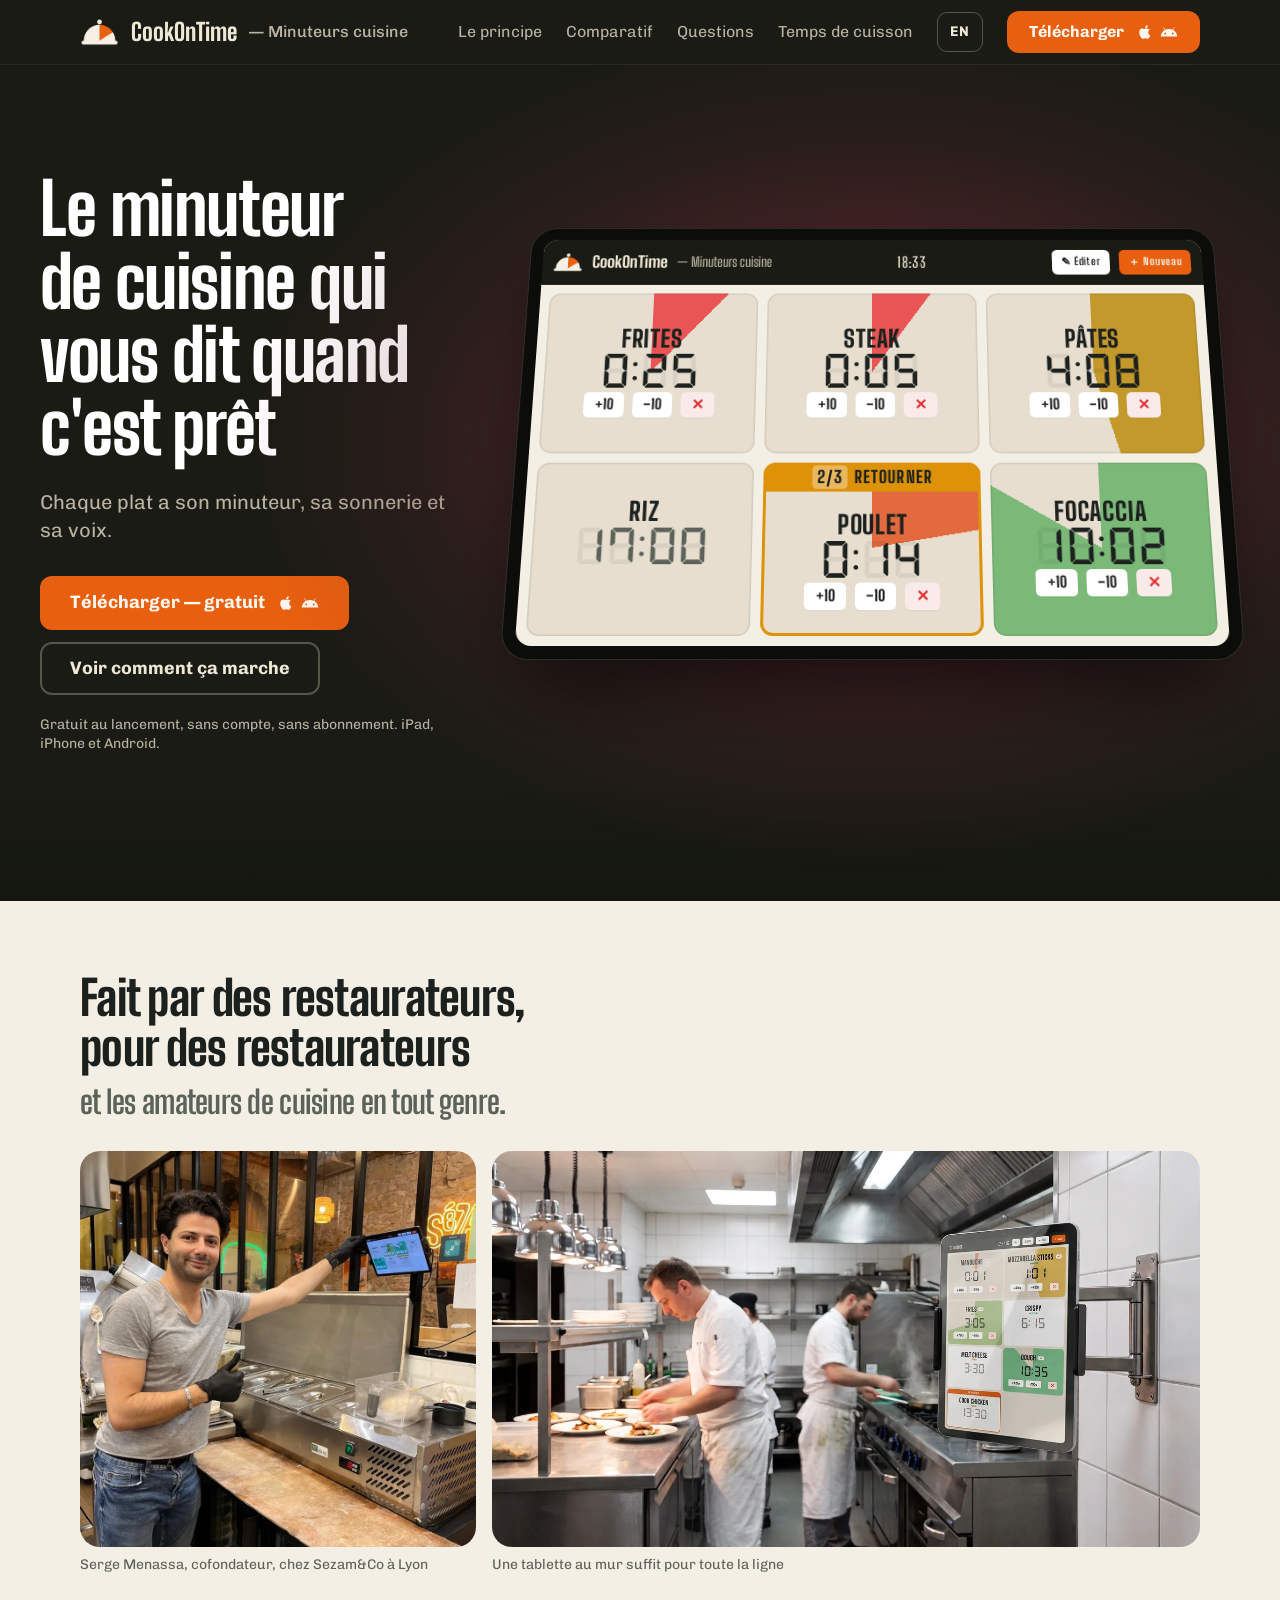
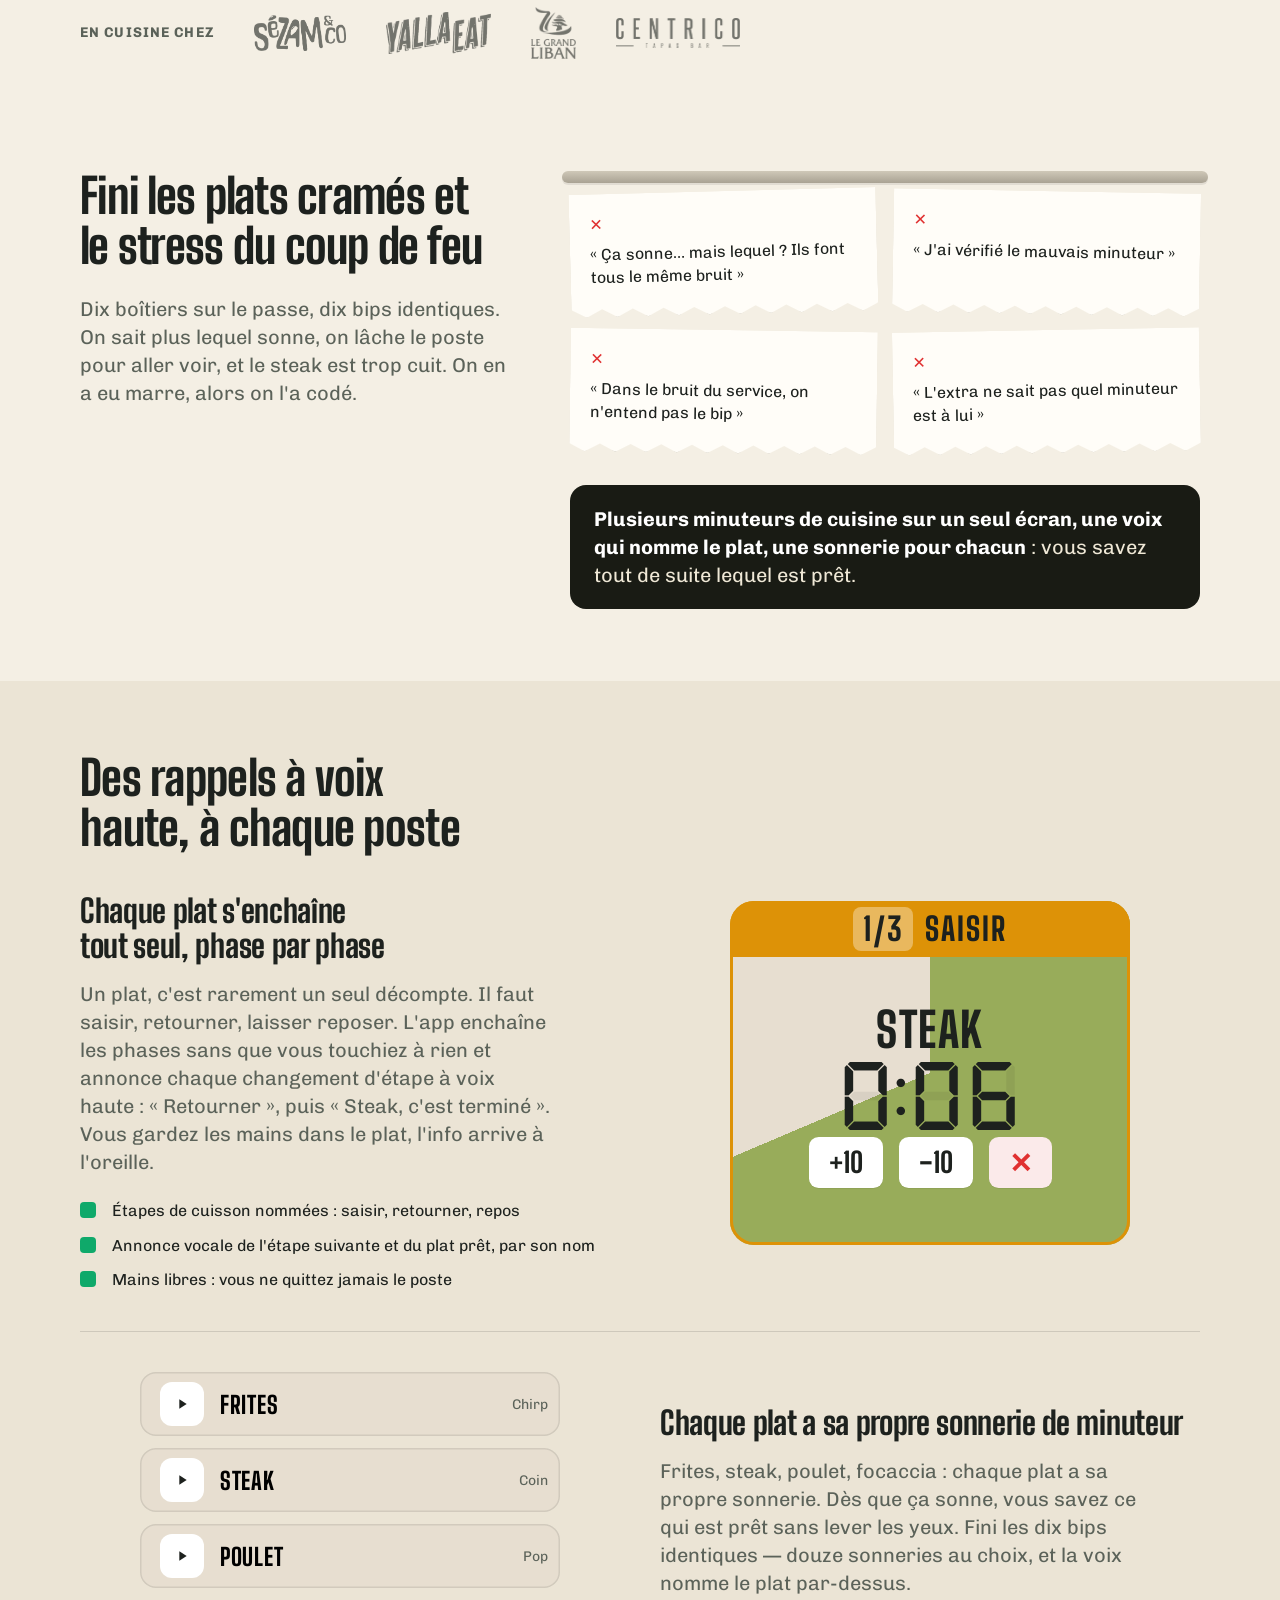
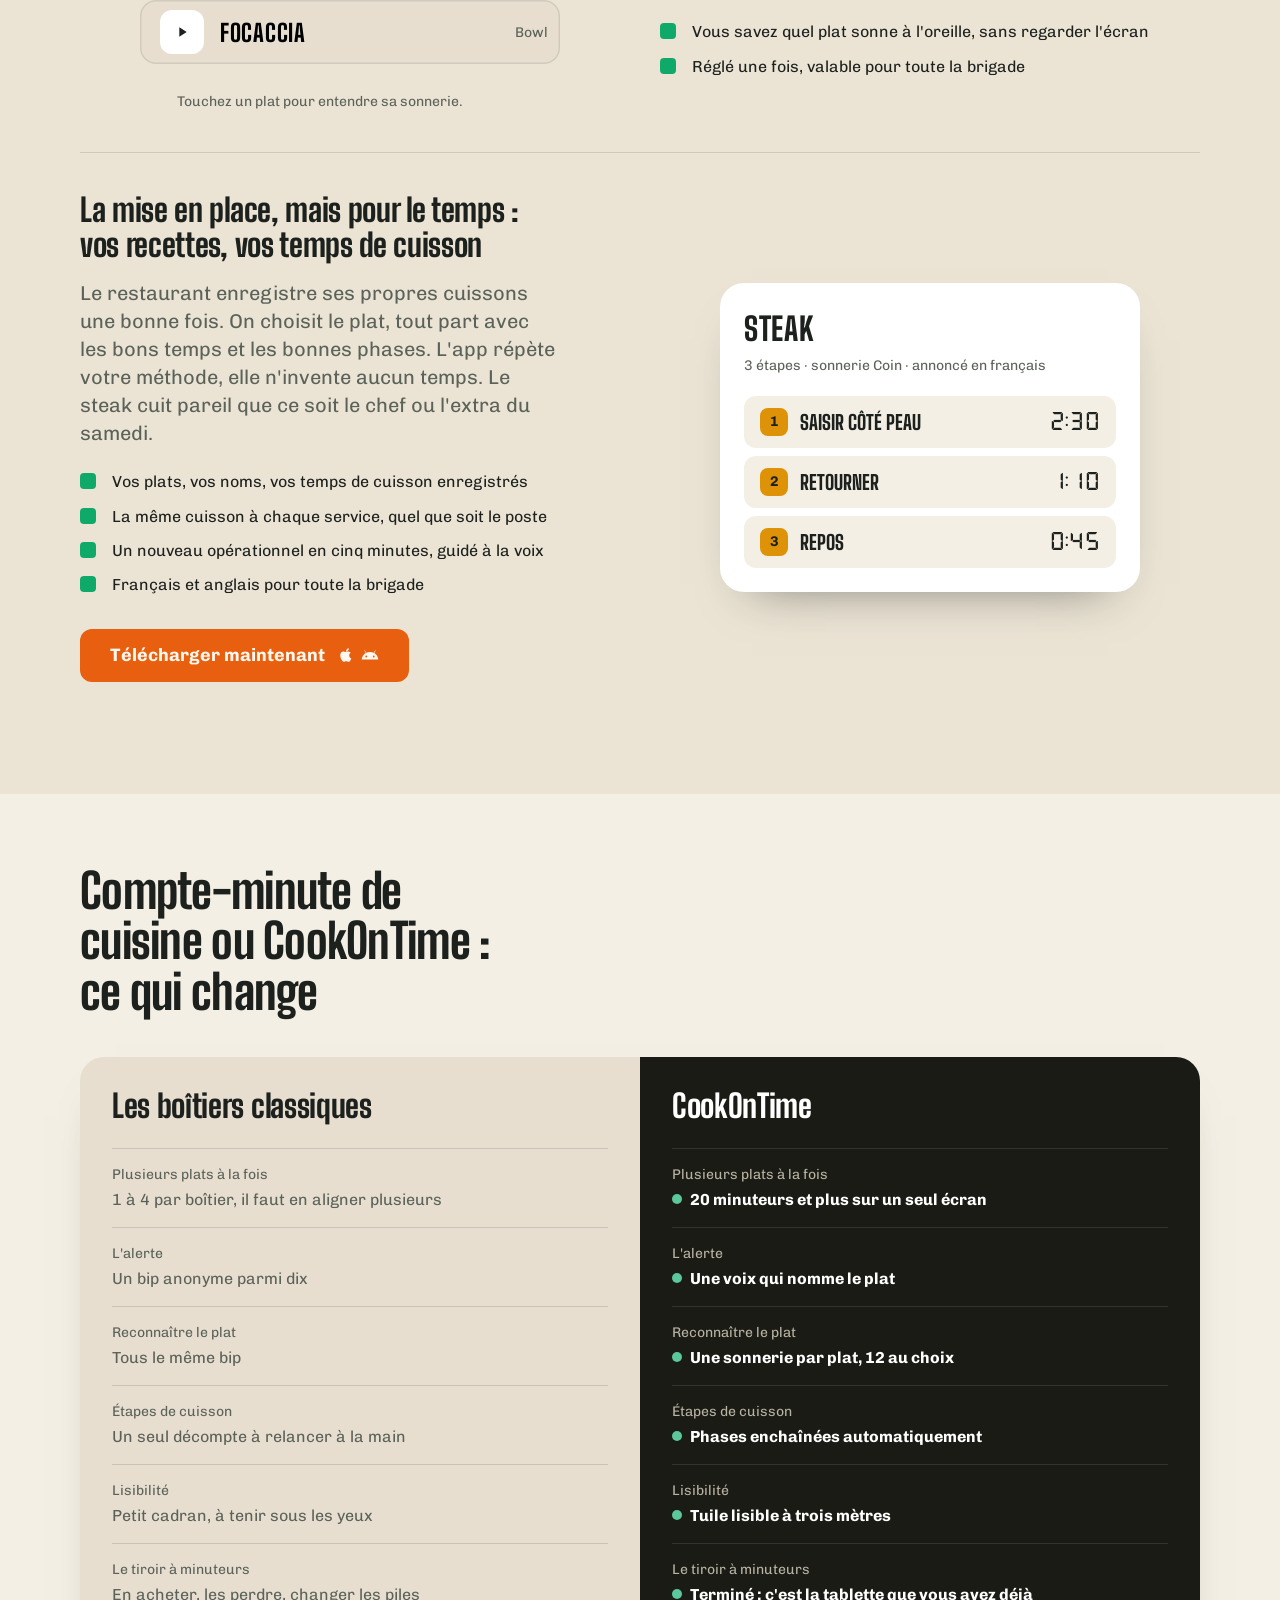
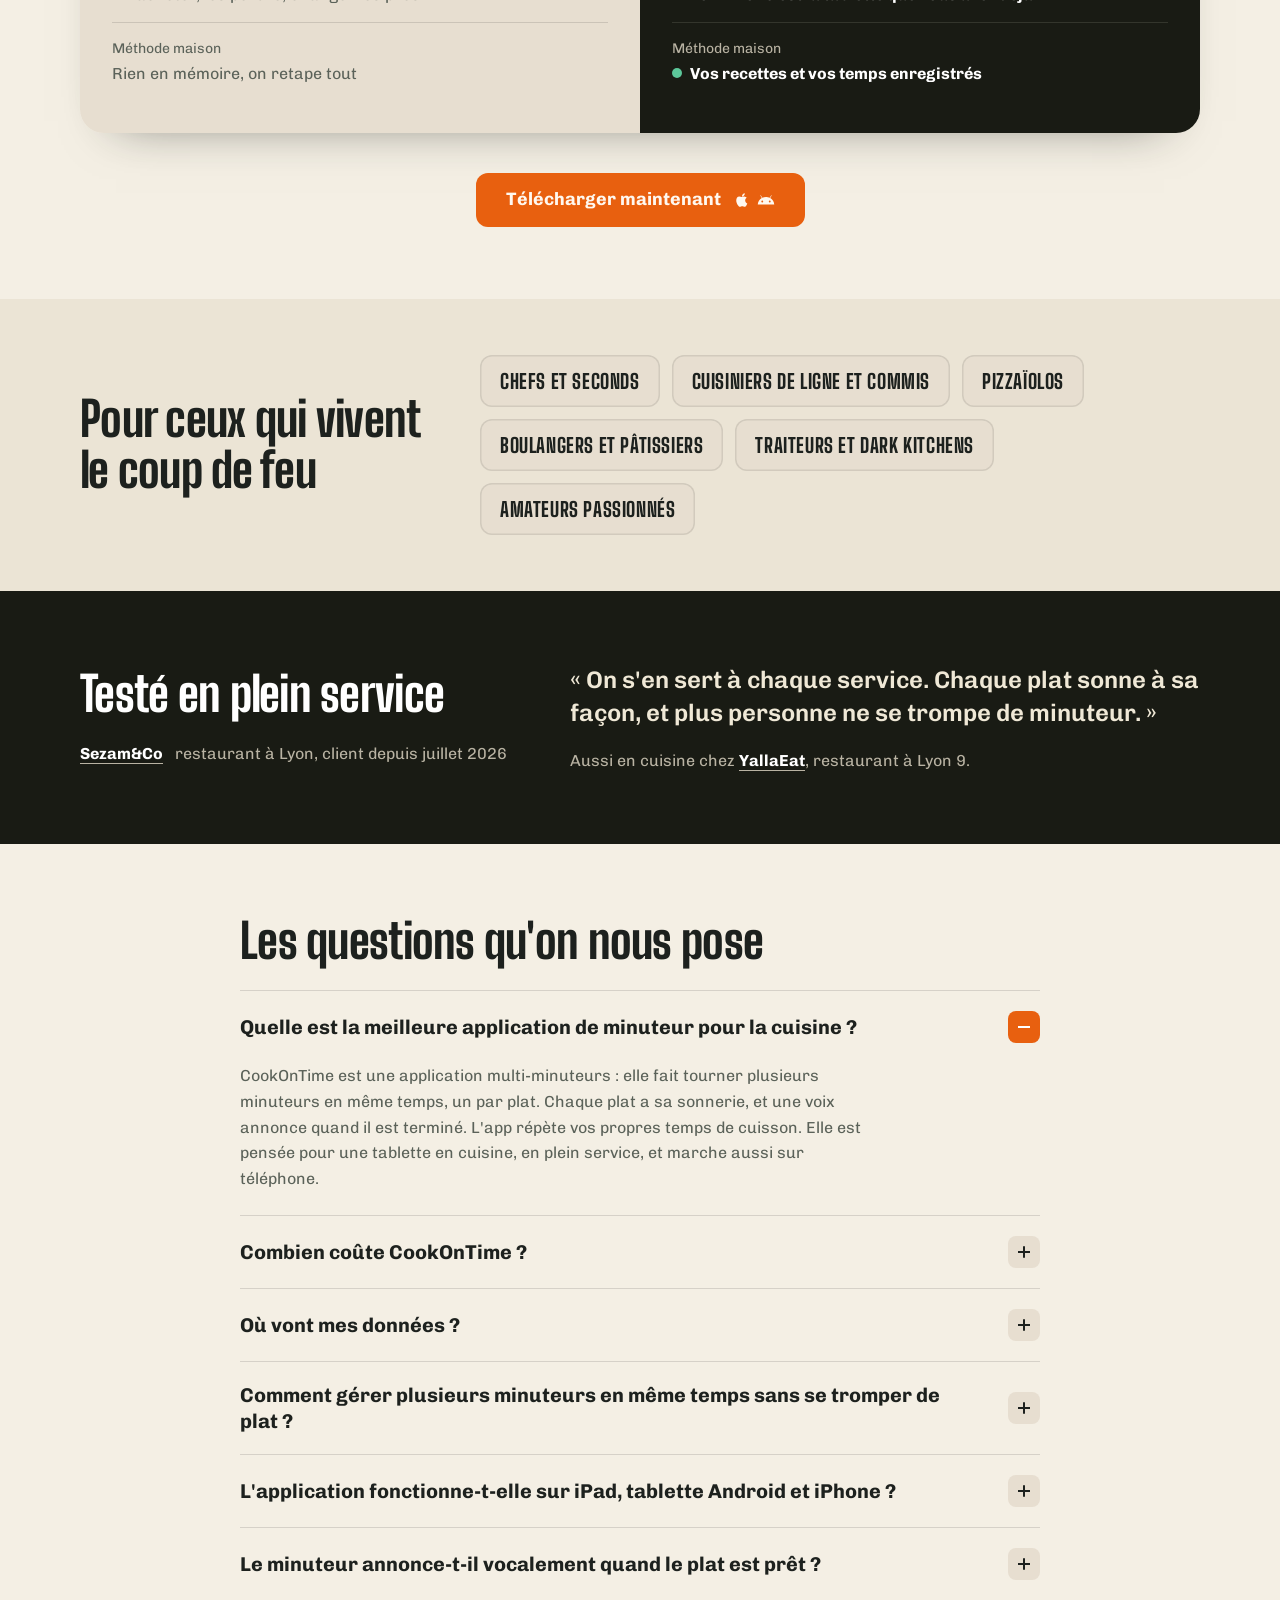
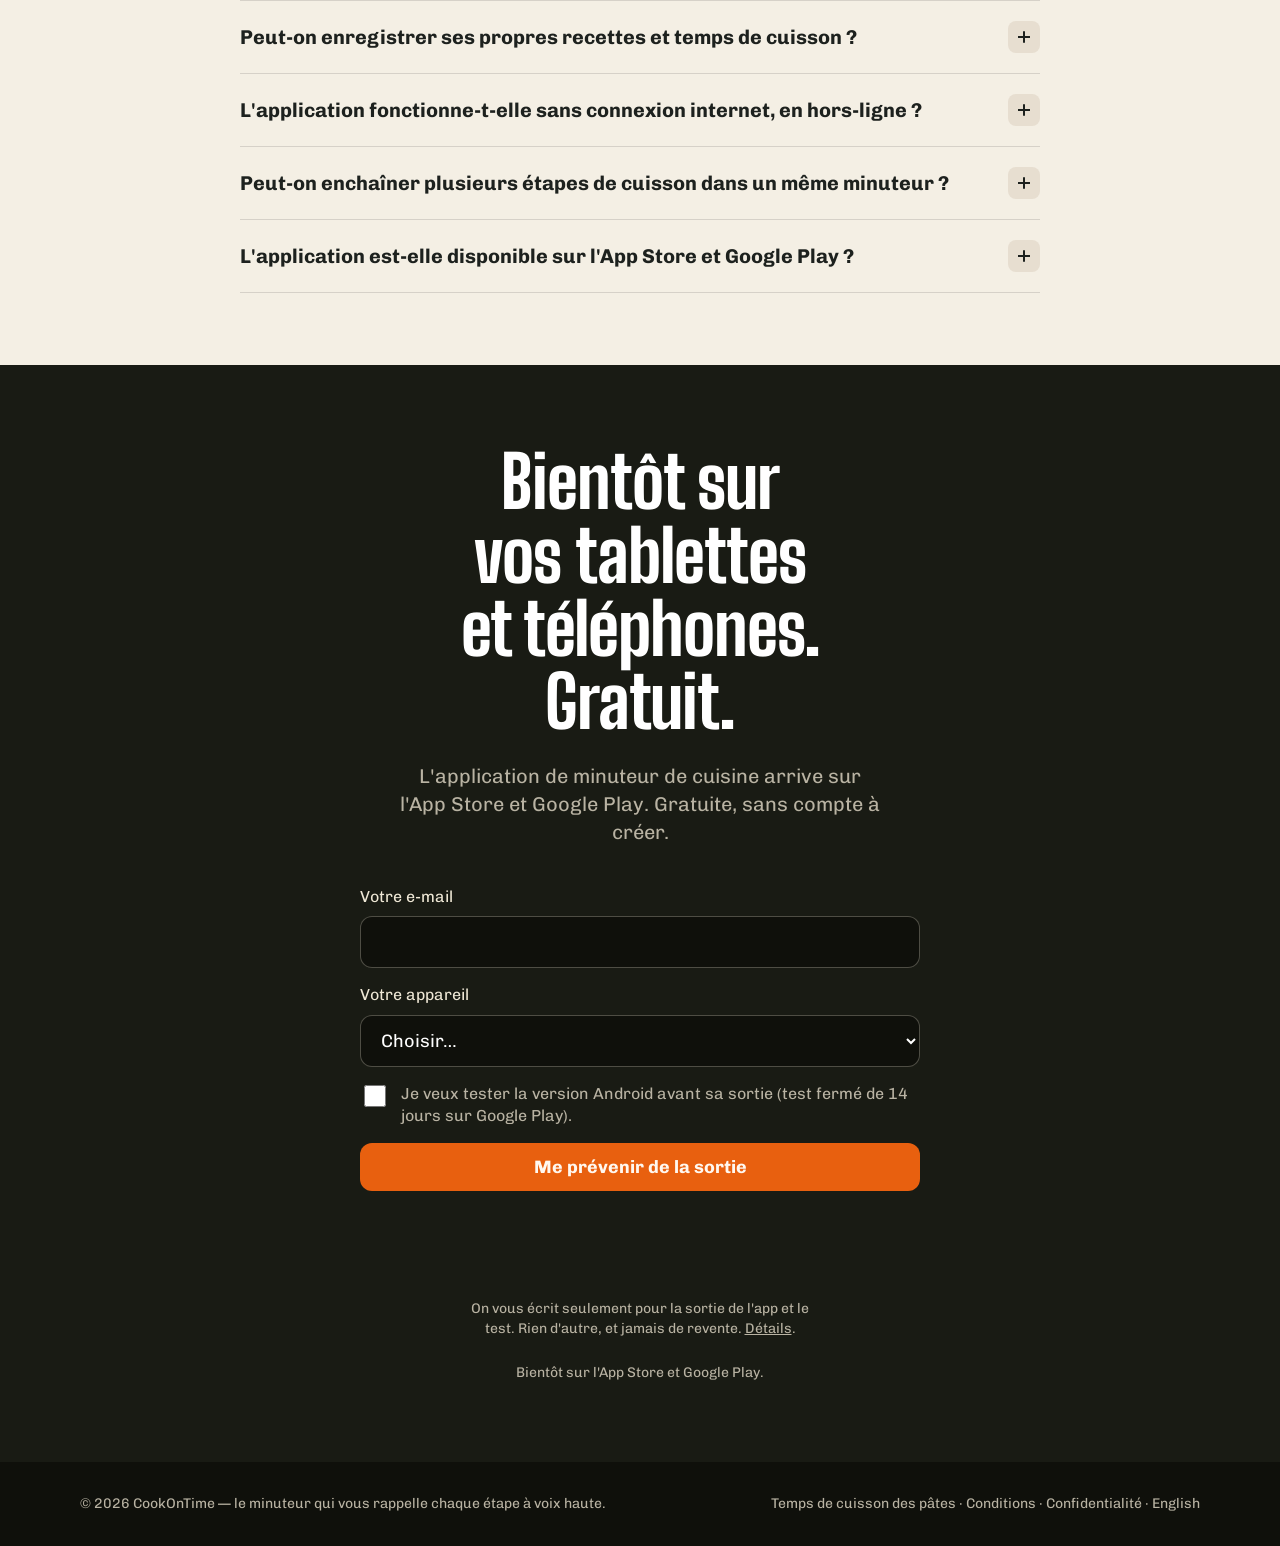
<file: fr/index.html>
<!DOCTYPE html>
<html lang="fr">
<head>
<meta charset="UTF-8">
<!-- Google Analytics (G-W3V1ZGBVZE) : mesure d'audience du site, propriété « cookontime-app ». -->
<script async src="https://www.googletagmanager.com/gtag/js?id=G-W3V1ZGBVZE"></script>
<script>
  window.dataLayer = window.dataLayer || [];
  function gtag(){dataLayer.push(arguments);}
  gtag('js', new Date());
  gtag('config', 'G-W3V1ZGBVZE', {allow_google_signals: false, allow_ad_personalization_signals: false, cookie_expires: 33696000});
</script>
<meta name="viewport" content="width=device-width, initial-scale=1, viewport-fit=cover">
<title>Application minuteur cuisine gratuite pour restaurants — multi-plats & voix</title>
<meta name="description" content="Application minuteur cuisine gratuite : plusieurs minuteurs à la fois, une sonnerie par plat, une voix qui annonce le plat prêt. Créée par des restaurateurs.">
<meta name="keywords" content="minuteur cuisine gratuit, minuteur restaurant gratuit, application minuteur cuisine gratuite, minuteur cuisine professionnel, application minuteur cuisine, appli minuteur cuisine, application plusieurs minuteurs, plusieurs minuteurs en même temps, minuteur cuisine tablette, multi-minuteur de cuisine, minuteur multiple cuisine, minuteur cuisine mains libres, minuteur parlant cuisine, minuteur qui parle, minuteur vocal, timer cuisine pro, minuteur cuisine restaurant, minuteur cuisson multi-étapes, minuteur de cuisine iPad, minuteur cuisine sans pile, application minuteur restaurant, free kitchen timer, restaurant timer free">
<meta name="theme-color" content="#191b14">
<link rel="canonical" href="https://cookontime.app/fr/">
<link rel="alternate" hreflang="en" href="https://cookontime.app/">
<link rel="alternate" hreflang="fr" href="https://cookontime.app/fr/">
<link rel="alternate" hreflang="x-default" href="https://cookontime.app/">
<link rel="icon" type="image/png" sizes="32x32" href="../assets/favicon-32.png">
<link rel="apple-touch-icon" href="../assets/apple-touch-icon.png">
<!-- Open Graph -->
<meta property="og:type" content="website">
<meta property="og:url" content="https://cookontime.app/fr/">
<meta property="og:locale" content="fr_FR">
<meta property="og:title" content="CookOnTime : minuteur de cuisine gratuit pour restaurants">
<meta property="og:image" content="https://cookontime.app/assets/og-fr.png">
<meta property="og:image:width" content="1200">
<meta property="og:image:height" content="630">
<meta property="og:description" content="Plusieurs plats à la fois, chacun avec sa propre sonnerie, une voix qui annonce le plat prêt. Une seule app sur toutes vos tablettes de cuisine. Bientôt sur iOS et Android, gratuit au lancement.">
<meta name="twitter:card" content="summary_large_image">

<link rel="stylesheet" href="../assets/fonts/fonts.css">

<!-- Rich snippet FAQ -->
<script type="application/ld+json">
{
  "@context": "https://schema.org",
  "@type": "FAQPage",
  "mainEntity": [
    {"@type":"Question","name":"Quelle est la meilleure application de minuteur pour la cuisine ?","acceptedAnswer":{"@type":"Answer","text":"CookOnTime est une application multi-minuteurs : elle fait tourner plusieurs minuteurs en même temps, un par plat. Chaque plat a sa sonnerie, et une voix annonce quand il est terminé. L'app répète vos propres temps de cuisson. Elle est pensée pour une tablette en cuisine, en plein service, et marche aussi sur téléphone."}},
    {"@type":"Question","name":"Combien coûte CookOnTime ?","acceptedAnswer":{"@type":"Answer","text":"CookOnTime est gratuit au lancement : sans abonnement, sans publicité et sans compte à créer."}},
    {"@type":"Question","name":"Où vont mes données ?","acceptedAnswer":{"@type":"Answer","text":"Vos plats, vos temps et vos réglages restent sur votre tablette, et il n'y a aucun compte à créer. Au premier lancement, l'app vous demande si vous acceptez de partager des statistiques d'usage ; elle n'envoie rien tant que vous n'avez pas accepté. Le détail est dans la politique de confidentialité."}},
    {"@type":"Question","name":"Comment gérer plusieurs minuteurs en même temps sans se tromper de plat ?","acceptedAnswer":{"@type":"Answer","text":"Faites tourner plusieurs minuteurs côte à côte : chaque cuisson porte son nom à l'écran et à la voix, et chacune peut avoir sa propre sonnerie. Tous vos plats tournent en parallèle sur un seul écran : vous savez tout de suite lequel sonne. Impossible de confondre le minuteur du steak avec celui de la garniture."}},
    {"@type":"Question","name":"L'application fonctionne-t-elle sur iPad, tablette Android et iPhone ?","acceptedAnswer":{"@type":"Answer","text":"Oui, sur les trois. Un iPad ou une tablette Android bas de gamme, montée au mur, écran toujours allumé, suffit — et l'app tourne aussi sur iPhone et téléphone Android quand vous voulez un minuteur dans la poche. Vous équipez chaque poste avec la même app."}},
    {"@type":"Question","name":"Le minuteur annonce-t-il vocalement quand le plat est prêt ?","acceptedAnswer":{"@type":"Answer","text":"Oui, c'est un minuteur qui parle : l'app annonce à voix haute l'étape suivante puis le plat prêt, par son nom. Vous gardez les mains dans le plat, l'info arrive à l'oreille sans fixer l'écran."}},
    {"@type":"Question","name":"Peut-on enregistrer ses propres recettes et temps de cuisson ?","acceptedAnswer":{"@type":"Answer","text":"C'est tout le principe. Vous saisissez vos plats, vos temps et vos phases une bonne fois. L'app répète votre méthode maison à l'identique sur toutes les tablettes. Elle n'invente aucun temps."}},
    {"@type":"Question","name":"L'application fonctionne-t-elle sans connexion internet, en hors-ligne ?","acceptedAnswer":{"@type":"Answer","text":"Oui. Chaque tablette est autonome et stocke tout en local. Si le wifi tombe en plein rush, le service continue sans interruption."}},
    {"@type":"Question","name":"Peut-on enchaîner plusieurs étapes de cuisson dans un même minuteur ?","acceptedAnswer":{"@type":"Answer","text":"Oui, c'est le cœur de l'app. Un plat peut avoir plusieurs phases nommées (saisir, retourner, repos) qui s'enchaînent automatiquement, avec une annonce vocale à chaque changement d'étape."}},
    {"@type":"Question","name":"L'application est-elle disponible sur l'App Store et Google Play ?","acceptedAnswer":{"@type":"Answer","text":"Elle arrive bientôt sur l'App Store et Google Play."}}
  ]
}
</script>
<script type="application/ld+json">
{
  "@context": "https://schema.org",
  "@type": "SoftwareApplication",
  "name": "CookOnTime",
  "alternateName": "CookOnTime : Minuteurs cuisine",
  "url": "https://cookontime.app/fr/",
  "inLanguage": ["fr", "en"],
  "applicationCategory": "LifestyleApplication",
  "operatingSystem": "iOS, Android",
  "description": "Application de minuteur de cuisine : plusieurs minuteurs sur un seul écran, une sonnerie par plat, des étapes qui s'enchaînent et une voix qui annonce le plat prêt. Créée par des restaurateurs.",
  "publisher": {"@id": "https://cookontime.app/#org"},
  "offers": {"@type":"Offer","price":"0","priceCurrency":"EUR"}
}
</script>

<script type="application/ld+json">
{
  "@context": "https://schema.org",
  "@type": "Organization",
  "@id": "https://cookontime.app/#org",
  "name": "CookOnTime",
  "url": "https://cookontime.app/",
  "logo": "https://cookontime.app/assets/apple-touch-icon.png",
  "founder": [
    {"@type":"Person","name":"Serge Menassa"},
    {"@type":"Person","name":"Henry Obégi"}
  ]
}
</script>

<style>
/* Proposition A — « le passe en service ».
   Parti pris : la page emprunte tout à l'app réelle. Le bandeau sombre de l'app
   devient l'en-tête et le haut de page ; les chiffres à segments (DSEG7) sont la
   signature ; la couleur ne décore pas, elle dit un état, comme sur la tablette :
   vert = en cours, ambre = changement d'étape, rouge = prêt. */
@font-face{font-family:'DSEG7 Classic'; src:url(../assets/fonts/DSEG7Classic-Bold.ttf) format('truetype'); font-weight:700; font-display:swap}

:root{
  /* Valeurs reprises de app/lib/ui/theme.dart */
  --service:#191b14; --service-2:#24271d; --on-service:#efe8d6; --on-service-2:#b9b3a3;
  --paper:#f4efe4; --paper-2:#ebe4d5; --tile:#e7ded0; --tile-edge:rgba(28,33,28,.10);
  --ink:#1d211e; --muted:#5b6259; --line:rgba(28,33,28,.14);
  --ember:#e8600f; --ember-2:#c94f08; --on-ember:#fff8f0;
  --amber:#dd9207; --mint:#0fa96a; --red:#e03131; --ring-ink:#8f1414;
  --fill-mint:rgb(92,199,154);
  /* Échelle typo fermée (R4.4 / R4.6, site) : 6 tailles */
  --t1:clamp(44px,5.6vw,72px); --t2:clamp(34px,3.8vw,48px); --t3:clamp(26px,2.6vw,32px);
  --t4:20px; --t5:16px; --t6:14px;
  --maxw:1200px; --gut:clamp(16px,4vw,40px);
}
@property --p{syntax:'<number>'; inherits:false; initial-value:1}

*{box-sizing:border-box}
html{scroll-behavior:smooth}
body{margin:0; background:var(--paper); color:var(--ink); font-family:'Chivo',system-ui,sans-serif; font-size:var(--t4); line-height:1.4; -webkit-font-smoothing:antialiased; overflow-x:hidden}
h1,h2,h3{font-family:'Big Shoulders Display',sans-serif; font-weight:800; margin:0; text-wrap:balance}
h1{font-size:var(--t1); line-height:1.02; letter-spacing:-.02em}
h2{font-size:var(--t2); line-height:1.05; letter-spacing:-.015em}
h3{font-size:var(--t3); line-height:1.1; letter-spacing:-.01em}
p{margin:0}
a{color:inherit; text-decoration:none}
.wrap{max-width:var(--maxw); margin:0 auto; padding:0 var(--gut)}
.seg{font-family:'DSEG7 Classic',monospace; font-weight:700; font-style:normal; letter-spacing:.02em}

/* ---------- boutons (R6.3 : 4 états ; R6.6 : 16 / 32) ---------- */
.btn{display:inline-flex; align-items:center; justify-content:center; gap:8px; min-height:48px; padding:12px 28px; border-radius:12px;
  font-family:'Chivo',sans-serif; font-weight:700; font-size:18px; letter-spacing:0;
  border:2px solid transparent; cursor:pointer; transition:transform .12s ease, background .15s ease, border-color .15s ease}
.btn:focus-visible{outline:3px solid var(--amber); outline-offset:3px}
.btn:active{transform:translateY(1px)}
.btn-ember{background:var(--ember); color:var(--on-ember)}
.btn-ember:hover{background:var(--ember-2)}
.btn-line{background:transparent; color:var(--on-service); border-color:rgba(239,232,214,.28)}
.btn-line:hover{border-color:var(--on-service)}
.btn-line.on-paper{color:var(--ink); border-color:var(--line)}
.btn-line.on-paper:hover{border-color:var(--ink)}

/* ---------- en-tête = le bandeau de l'app ---------- */
header{position:sticky; top:0; z-index:40; background:var(--service); color:var(--on-service); border-bottom:1px solid rgba(239,232,214,.08)}
.nav{display:flex; align-items:center; gap:24px; height:64px}
.brand{display:flex; align-items:center; gap:12px; margin-right:auto}
.brand img{height:28px; width:auto}
.brand b{font-family:'Big Shoulders Display',sans-serif; font-weight:800; font-size:24px; white-space:nowrap}
.brand span{font-family:'Chivo',sans-serif; font-weight:500; font-size:16px; color:var(--on-service-2); white-space:nowrap}
.navlinks{display:flex; gap:24px; align-items:center}
.navlinks a:not(.btn){font-size:var(--t5); color:var(--on-service-2)}
.navlinks a:not(.btn):hover{color:var(--on-service)}
/* Bascule de langue : toujours visible, y compris sur téléphone. */
.navlinks a.lang{display:inline-flex; align-items:center; justify-content:center; min-width:44px; min-height:40px; padding:0 12px; border-radius:10px; border:1px solid rgba(239,232,214,.28); color:var(--on-service); font-weight:700; font-size:var(--t6); letter-spacing:.08em}
.navlinks a.lang:hover{border-color:var(--on-service)}
.navlinks a:focus-visible{outline:3px solid var(--amber); outline-offset:3px}
.navlinks .btn{min-height:40px; padding:8px 20px; font-size:var(--t5)}
/* Logos Apple et Android dans les boutons de téléchargement */
.btn .oss{display:inline-flex; gap:6px; margin-left:4px}
.btn .os{width:18px; height:18px; flex:none}

/* ---------- haut de page ---------- */
.hero{background:var(--service); color:var(--on-service); padding:56px 0 96px; position:relative; overflow:hidden}
/* Le haut de page remplit tout l'écran visible sous l'en-tête : la section suivante
   n'apparaît qu'au défilement. Contenu centré verticalement ; s'il est plus haut
   que l'écran (petit portable, téléphone), la section grandit simplement. */
.hero{min-height:calc(100vh - 64px); min-height:calc(100svh - 64px); display:flex; align-items:center}
.hero > .wrap{width:100%}
.hero::after{content:""; position:absolute; left:0; right:0; bottom:0; height:120px; background:linear-gradient(to bottom, transparent, rgba(0,0,0,.18)); pointer-events:none}
.hero .wrap{max-width:1320px; display:grid; grid-template-columns:minmax(0,4.4fr) minmax(0,7.6fr); gap:40px; align-items:center; position:relative; z-index:1}
.hero h1{color:#fff; max-width:12ch}
.hero .lead{margin-top:24px; color:var(--on-service-2); max-width:34ch; line-height:1.4}
.hero .cta{display:flex; flex-wrap:wrap; gap:12px; margin-top:32px}
.hero .note{margin-top:20px; font-size:var(--t6); color:var(--on-service-2)}

/* ---------- la tablette : réplique de l'écran principal de l'app ---------- */
.device{background:#0c0d09; border-radius:28px; padding:14px; box-shadow:0 40px 80px -30px rgba(0,0,0,.8), inset 0 0 0 1px rgba(255,255,255,.14)}
.board{color:var(--ink); background:var(--paper); border-radius:16px; overflow:hidden; aspect-ratio:16/10; display:flex; flex-direction:column; container-type:inline-size}
.bhead{background:var(--service); color:var(--on-service); display:flex; align-items:center; gap:1.4cqw; padding:0 1.6cqw; height:7.5cqw; flex:none}
.bhead img{height:3.2cqw; width:auto}
.bhead b{font-family:'Big Shoulders Display',sans-serif; font-weight:800; font-size:2.6cqw; white-space:nowrap}
.bhead span{font-family:'Big Shoulders Display',sans-serif; font-weight:600; font-size:2.2cqw; color:var(--on-service-2); white-space:nowrap}
.bhead .clock{margin:0 auto; font-size:2.4cqw; color:var(--on-service)}
.bhead i{font-style:normal; font-family:'Big Shoulders Display',sans-serif; font-weight:700; font-size:1.7cqw; letter-spacing:.06em; background:#fff; color:var(--ink); border-radius:.8cqw; padding:.8cqw 1.4cqw; white-space:nowrap}
.bhead i.new{background:var(--ember); color:var(--on-ember)}
.bgrid{flex:1; display:grid; grid-template-columns:repeat(3,1fr); grid-template-rows:repeat(2,1fr); gap:1.4cqw; padding:1.4cqw}

.tile{--p:1; --fill:var(--fill-mint); position:relative; border-radius:1.8cqw; background:var(--tile); box-shadow:inset 0 0 0 1.5px var(--tile-edge);
  display:flex; flex-direction:column; align-items:center; justify-content:center; gap:.6cqw; overflow:hidden; container-type:inline-size}
.tile.run{background:conic-gradient(var(--fill) 0 calc(var(--p)*1turn), var(--tile) 0)}
.tile .tn{font-family:'Big Shoulders Display',sans-serif; font-weight:800; font-size:12cqw; line-height:1; letter-spacing:.03em; text-transform:uppercase; position:relative}
.tile .tt{position:relative; font-size:17cqw; line-height:1}
.tile .tt .ghost{position:absolute; inset:0; color:rgba(28,33,28,.07)}
.tile .tt .val{position:relative; color:var(--ink)}
.tile.idle .tt .val{color:var(--muted)}
.tile .tc{display:flex; gap:4cqw; position:relative; visibility:hidden}
.tile.run .tc{visibility:visible}
.tile .tc i{font-style:normal; font-family:'Big Shoulders Display',sans-serif; font-weight:800; font-size:7cqw; background:#fff; border-radius:2.4cqw; padding:1.4cqw 5cqw; box-shadow:0 1px 0 rgba(0,0,0,.06)}
.tile .tc i.x{color:var(--red); background:#fbeaea}
.tile.chain{box-shadow:inset 0 0 0 3px var(--amber)}
.tile .band{position:absolute; top:0; left:0; right:0; height:14cqw; background:var(--amber); color:var(--ink); display:flex; align-items:center; justify-content:center; gap:3cqw;
  font-family:'Big Shoulders Display',sans-serif; font-weight:800; font-size:8cqw; letter-spacing:.06em; text-transform:uppercase}
.tile .band em{font-style:normal; background:rgba(255,255,255,.35); border-radius:2cqw; padding:0 2.4cqw}
.tile.chain .tn{margin-top:12cqw}
/* Sonnerie : fond rouge, intérieur rosé, nom rouge sombre, chiffres rouges qui
   clignotent, halo qui pulse — mêmes signes que la tuile qui sonne dans l'app. */
.tile.ringing{background:var(--red); box-shadow:none; animation:ring .9s ease-in-out infinite}
.tile.ringing::before{content:""; position:absolute; inset:2.4cqw; border-radius:1.4cqw; background:linear-gradient(#ffe9e6,#ffdcd6)}
.tile.ringing .tn{color:var(--ring-ink)}
.tile.ringing .tt .val{color:var(--red); animation:blink .9s step-end infinite}
.tile.ringing .tc{visibility:hidden}
@keyframes ring{0%,100%{transform:scale(1); box-shadow:0 0 0 0 rgba(255,69,69,.3)} 50%{transform:scale(1.015); box-shadow:0 0 34px 6px rgba(255,69,69,.55)}}
@keyframes blink{50%{opacity:0}}

/* La voix : la bulle qui annonce le plat, posée sous la tablette. */
.stage{position:relative; perspective:1475px; isolation:isolate}
/* Halo : un éclairage gris chaud accroché à la tablette elle-même (pas au fond de
   la section). Il la suit donc partout où la mise en page la place, sur ordinateur,
   tablette ou téléphone, sans calcul. Il s'éteint en douceur vers le noir. */
.stage::before{content:""; position:absolute; left:50%; top:46%; width:175%; aspect-ratio:1.5; transform:translate(-50%,-50%); z-index:-1; pointer-events:none;
  background:radial-gradient(closest-side, rgb(var(--halo) / .85), rgb(var(--halo) / .5) 40%, rgb(var(--halo) / .18) 70%, transparent)}
/* Halo bordeaux, choisi par Serge le 30/09/2026 parmi six teintes. */
.hero{--halo:120 42 58}
/* Inclinaison au défilement (comme le site ShiftMaster, en plus léger) : la tablette
   part légèrement couchée et se redresse à plat pendant les 420 premiers pixels de
   défilement après son entrée à l'écran. Le défilement reste libre. */
.device{transform-origin:50% 0; transform:rotateX(17.5deg) scale(.925); will-change:transform}
@media (prefers-reduced-motion:reduce){ .device{transform:none} }
.voice{position:absolute; left:-24px; bottom:-56px; display:flex; align-items:center; gap:12px; background:#fff; color:var(--ink); border-radius:16px; padding:12px 20px 12px 12px;
  box-shadow:0 24px 48px -20px rgba(0,0,0,.7); border:0; font:inherit; text-align:left; cursor:pointer; max-width:calc(100% + 24px);
  transform:translateY(12px); opacity:0; transition:opacity .35s ease, transform .35s ease}
.voice.show{opacity:1; transform:none}
.voice:focus-visible{outline:3px solid var(--amber); outline-offset:3px}
.voice .play{flex:none; width:44px; height:44px; border-radius:50%; background:var(--ember); display:grid; place-items:center}
.voice .play svg{width:18px; height:18px; fill:#fff}
.voice small{display:block; font-size:var(--t6); color:var(--muted)}
.voice b{display:block; font-family:'Big Shoulders Display',sans-serif; font-weight:800; font-size:24px; line-height:1.1}

/* ---------- preuve : les photos en service ---------- */
.proof{padding:72px 0 40px}
.proof .wrap{display:grid; gap:32px}
.proof h2{max-width:24ch}
.proof h2 span{display:block; color:var(--muted); font-size:var(--t3); margin-top:12px; font-weight:700}
.kitchens{display:flex; flex-wrap:wrap; align-items:center; gap:16px 40px; margin:0; padding:0; list-style:none}
.kitchens li:first-child{font-size:var(--t6); font-weight:700; letter-spacing:.08em; text-transform:uppercase; color:var(--muted)}
.kitchens a{display:block; line-height:0; border-radius:6px}
.kitchens img{height:40px; width:auto; opacity:.6; transition:opacity .2s}
.kitchens a:hover img,.kitchens a:focus-visible img{opacity:1}
.kitchens a:focus-visible{outline:3px solid var(--amber); outline-offset:6px}
@media (prefers-reduced-motion:reduce){ .kitchens img{transition:none} }
.photos{display:flex; gap:16px}
.photos figure{margin:0; min-width:0}
.photos figure:first-child{flex:1 1 0}
.photos figure:last-child{flex:1.79 1 0}
.photos img{display:block; width:100%; height:auto; border-radius:20px}
.photos figcaption{margin-top:8px; font-size:var(--t6); color:var(--muted)}

/* ---------- le problème : quatre bons de cuisine sur le rail ---------- */
.problem{padding:72px 0}
.problem .wrap{display:grid; grid-template-columns:minmax(0,5fr) minmax(0,7fr); gap:40px; align-items:start}
.problem p.big{margin-top:24px; color:var(--muted); max-width:36ch}
.rail{position:relative; padding-top:20px}
.rail::before{content:""; position:absolute; left:-8px; right:-8px; top:0; height:12px; border-radius:6px; background:linear-gradient(#cfc8b8,#a9a293); box-shadow:0 2px 0 rgba(0,0,0,.08)}
.tickets{display:grid; grid-template-columns:repeat(2,minmax(0,1fr)); gap:16px}
.ticket{background:#fffdf8; padding:20px 20px 28px; font-size:var(--t5); line-height:1.4; color:var(--ink); position:relative;
  box-shadow:0 12px 24px -16px rgba(28,33,28,.45); clip-path:polygon(0 0,100% 0,100% calc(100% - 8px),95% 100%,90% calc(100% - 8px),85% 100%,80% calc(100% - 8px),75% 100%,70% calc(100% - 8px),65% 100%,60% calc(100% - 8px),55% 100%,50% calc(100% - 8px),45% 100%,40% calc(100% - 8px),35% 100%,30% calc(100% - 8px),25% 100%,20% calc(100% - 8px),15% 100%,10% calc(100% - 8px),5% 100%,0 calc(100% - 8px))}
.ticket:nth-child(1){transform:rotate(-1.5deg)} .ticket:nth-child(2){transform:rotate(1deg)}
.ticket:nth-child(3){transform:rotate(.8deg)} .ticket:nth-child(4){transform:rotate(-1deg)}
.ticket::before{content:"✕"; display:block; color:var(--red); font-weight:700; margin-bottom:8px}
.solve{margin-top:32px; padding:20px 24px; border-radius:16px; background:var(--service); color:var(--on-service); font-size:var(--t4); line-height:1.4}
.solve b{color:#fff}

/* ---------- ce que fait l'app ---------- */
.features{background:var(--paper-2); padding:72px 0}
.features > .wrap > h2{max-width:18ch}
.feat{display:grid; grid-template-columns:minmax(0,1fr) minmax(0,1fr); gap:40px; align-items:center; padding:40px 0}
.feat + .feat{border-top:1px solid var(--line)}
.feat.flip .media{order:-1}
.feat p{margin-top:16px; color:var(--muted); max-width:40ch}
.feat ul{list-style:none; padding:0; margin:24px 0 0; display:grid; gap:12px}
.feat li{position:relative; padding-left:32px; font-size:var(--t5); line-height:1.4}
.feat li::before{content:""; position:absolute; left:0; top:2px; width:16px; height:16px; border-radius:4px; background:var(--mint)}
.media{display:flex; justify-content:center}

/* grande tuile chaînée qui déroule ses étapes */
/* Le conteneur de la grande tuile a une largeur fixe : la tuile mesure ses textes
   sur sa propre largeur (container-type), elle ne peut donc pas la tirer de son contenu. */
.bigwrap{width:min(100%,400px)}
.bigtile{width:100%; aspect-ratio:1/.86; border-radius:24px}
.bigtile .tn{font-size:12cqw}
.say{margin-top:16px; text-align:center; font-size:var(--t5); color:var(--muted); min-height:1.4em}
.say b{color:var(--ink)}

/* sonneries qu'on peut écouter */
.rings{width:min(100%,420px); display:grid; gap:12px}
.ringrow{display:flex; align-items:center; gap:16px; width:100%; min-height:64px; padding:8px 12px 8px 20px; border-radius:16px; border:0; font:inherit; text-align:left; cursor:pointer;
  background:var(--tile); box-shadow:inset 0 0 0 1.5px var(--tile-edge); transition:background .15s ease, transform .12s ease}
.ringrow:hover{background:#e0d6c5}
.ringrow:active{transform:scale(.99)}
.ringrow:focus-visible{outline:3px solid var(--amber); outline-offset:2px}
.ringrow b{font-family:'Big Shoulders Display',sans-serif; font-weight:800; font-size:24px; text-transform:uppercase; letter-spacing:.03em}
.ringrow small{margin-left:auto; font-size:var(--t6); color:var(--muted)}
.ringrow .pb{flex:none; width:44px; height:44px; border-radius:12px; background:#fff; display:grid; place-items:center}
.ringrow .pb svg{width:16px; height:16px; fill:var(--ink)}
.ringrow.playing{background:var(--fill-mint)}
.ringrow.playing .pb{background:var(--ink)}
.ringrow.playing .pb svg{fill:#fff}
.rings .hint{font-size:var(--t6); color:var(--muted); text-align:center}

/* fiche d'un plat, comme dans l'éditeur */
.recipe{width:min(100%,420px); background:#fff; border-radius:24px; padding:24px; box-shadow:0 24px 48px -32px rgba(28,33,28,.6)}
.recipe h4{margin:0; font-family:'Big Shoulders Display',sans-serif; font-weight:800; font-size:32px; text-transform:uppercase; letter-spacing:.02em}
.recipe .meta{font-size:var(--t6); color:var(--muted); margin-top:4px}
.steps{margin-top:20px; display:grid; gap:8px}
.step{display:flex; align-items:center; gap:12px; padding:12px 16px; border-radius:12px; background:var(--paper)}
.step .n{width:28px; height:28px; border-radius:8px; background:var(--amber); display:grid; place-items:center; font-weight:700; font-size:var(--t6)}
.step b{font-family:'Big Shoulders Display',sans-serif; font-weight:800; font-size:20px; text-transform:uppercase}
.step .seg{margin-left:auto; font-size:18px}

/* ---------- comparatif ---------- */
.compare{padding:72px 0}
.compare h2{max-width:20ch}
.vs{margin-top:40px; display:grid; grid-template-columns:minmax(0,1fr) minmax(0,1fr); border-radius:24px; overflow:hidden; box-shadow:0 24px 48px -36px rgba(28,33,28,.6)}
.vs .col{padding:32px}
.vs .old{background:var(--tile)}
.vs .new{background:var(--service); color:var(--on-service)}
.vs h3{font-size:var(--t3)}
.vs .new h3{color:#fff}
.vs ul{list-style:none; margin:24px 0 0; padding:0; display:grid; gap:0}
.vs li{padding:16px 0; border-top:1px solid var(--line); font-size:var(--t5); line-height:1.4; min-height:76px}
.vs .new li{border-color:rgba(239,232,214,.12)}
.vs li small{display:block; font-size:var(--t6); color:var(--muted); margin-bottom:4px}
.vs .new li small{color:var(--on-service-2)}
.vs .old li span{color:var(--muted)}
.vs .new li span{color:#fff; font-weight:700}
.vs .new li span::before{content:""; display:inline-block; width:10px; height:10px; border-radius:50%; background:var(--fill-mint); margin-right:8px; vertical-align:1px}
.center{text-align:center; margin-top:40px}

/* ---------- pour qui ---------- */
.aud{background:var(--paper-2); padding:56px 0}
.aud .wrap{display:grid; grid-template-columns:minmax(0,4fr) minmax(0,8fr); gap:40px; align-items:center}
.chips{display:flex; flex-wrap:wrap; gap:12px}
.chips span{padding:12px 20px; border-radius:12px; background:var(--tile); box-shadow:inset 0 0 0 1.5px var(--tile-edge); font-family:'Big Shoulders Display',sans-serif; font-weight:800; font-size:20px; text-transform:uppercase; letter-spacing:.03em}

/* ---------- client : Sezam&Co ---------- */
.client{background:var(--service); color:var(--on-service); padding:72px 0}
.client .wrap{display:grid; grid-template-columns:minmax(0,5fr) minmax(0,7fr); gap:40px; align-items:center}
.client img{width:100%; height:auto; border-radius:20px; display:block}
.client h2{color:#fff}
.client blockquote{margin:0; font-size:24px; font-family:'Chivo',sans-serif; font-weight:600; line-height:1.4; color:var(--on-service)}
.client .who{margin-top:24px; display:flex; align-items:center; gap:12px; font-size:var(--t5); color:var(--on-service-2)}
.client .who b{color:#fff}
.client .also{margin:20px 0 0; font-size:var(--t5); color:var(--on-service-2)}
.client .also b{color:#fff}
.client .who a,.client .also a{color:inherit; text-decoration:underline; text-decoration-color:var(--on-service-2); text-decoration-thickness:1px; text-underline-offset:4px}
.client .who a:hover,.client .also a:hover{text-decoration-color:#fff; text-decoration-thickness:2px}

/* ---------- questions ---------- */
.faq{padding:72px 0}
.faq .wrap{max-width:880px}
.faq h2{margin-bottom:24px}
details{border-top:1px solid var(--line)}
details:last-of-type{border-bottom:1px solid var(--line)}
summary{position:relative; list-style:none; cursor:pointer; padding:20px 0; display:flex; gap:16px; align-items:center; font-family:'Chivo',sans-serif; font-weight:700; font-size:20px; line-height:1.3; transition:color .2s}
summary:hover{color:var(--ember)}
summary::-webkit-details-marker{display:none}
/* Icone + / - : barre horizontale dans la case, barre verticale qui pivote pour se poser dessus */
summary::after{content:""; margin-left:auto; flex:none; width:32px; height:32px; border-radius:8px; background:linear-gradient(var(--ink),var(--ink)) center/12px 2px no-repeat, var(--tile); transition:background-color .3s}
summary::before{content:""; position:absolute; right:15px; top:50%; width:2px; height:12px; margin-top:-6px; border-radius:1px; background:var(--ink); transition:transform .35s cubic-bezier(.2,.7,.2,1), background-color .3s}
details[open] summary::after{background:linear-gradient(#fff,#fff) center/12px 2px no-repeat, var(--ember)}
details[open] summary::before{transform:rotate(90deg); background:#fff}
details.closing summary::after{background:linear-gradient(var(--ink),var(--ink)) center/12px 2px no-repeat, var(--tile)}
details.closing summary::before{transform:none; background:var(--ink)}
summary:focus-visible{outline:3px solid var(--amber); outline-offset:2px}
details p{padding:0 0 24px; color:var(--muted); font-size:var(--t5); line-height:1.6; max-width:64ch}

/* ---------- appel final ---------- */
.final{background:var(--service); color:var(--on-service); padding:80px 0; text-align:center}
.final h2{color:#fff; font-size:var(--t1); line-height:1.02; max-width:14ch; margin:0 auto}
.final p{margin:24px auto 0; color:var(--on-service-2); max-width:40ch}
.stores{display:flex; gap:16px; justify-content:center; flex-wrap:wrap; margin-top:40px}
.store{display:flex; align-items:center; gap:12px; min-height:64px; padding:12px 24px; border-radius:16px; background:#000; color:#fff; box-shadow:inset 0 0 0 1px rgba(255,255,255,.2); position:relative}
.store svg{width:28px; height:28px}
.store span{display:flex; flex-direction:column; text-align:left; line-height:1.1}
.store small{font-size:12px; color:#cfc9bb}
.store b{font-family:'Big Shoulders Display',sans-serif; font-weight:800; font-size:24px}
.store em{position:absolute; top:-10px; right:-8px; font-style:normal; background:var(--amber); color:var(--ink); font-size:12px; font-weight:700; padding:4px 8px; border-radius:8px}
/* Accès anticipé : remplace les badges de stores tant que l'app n'est pas publiée. */
.signup{max-width:560px; margin:40px auto 0; text-align:left; display:grid; gap:16px}
.signup label{display:grid; gap:8px; font-size:var(--t5); color:var(--on-service)}
.signup input[type=email], .signup select{width:100%; min-height:52px; padding:12px 16px; border-radius:12px; border:1px solid rgba(239,232,214,.28);
  background:#0f100b; color:#fff; font:inherit; font-size:18px}
.signup input[type=email]:focus-visible, .signup select:focus-visible, .signup input[type=checkbox]:focus-visible{outline:3px solid var(--amber); outline-offset:2px}
.signup .check{display:flex; align-items:flex-start; gap:12px; grid-template-columns:none; color:var(--on-service-2)}
.signup .check input{width:22px; height:22px; margin-top:2px; flex:none; accent-color:var(--ember)}
.signup .hp{position:absolute; left:-9999px; width:1px; height:1px; overflow:hidden}
.signup button{width:100%; border:0; cursor:pointer}
.signup button:disabled{opacity:.6; cursor:wait}
.signup .legal{font-size:var(--t6); color:var(--on-service-2); text-align:center}
.signup .legal a{text-decoration:underline}
.signup .msg{min-height:1.4em; text-align:center; font-weight:700}
.signup .msg.ok{color:var(--fill-mint, #7fbf8a)}
.signup .msg.err{color:#ff8a80}
.soon{margin-top:24px; font-size:var(--t6); color:var(--on-service-2)}

footer{background:#0f100b; color:var(--on-service-2); padding:32px 0; font-size:var(--t6)}
footer .wrap{display:flex; flex-wrap:wrap; gap:16px; justify-content:space-between; align-items:center}
footer a:hover{color:#fff}

/* ---------- tablette et téléphone ---------- */
@media (max-width:980px){
  .hero .wrap,.proof .wrap,.problem .wrap,.feat,.aud .wrap,.client .wrap{grid-template-columns:1fr}
  .feat.flip .media{order:0}
  .hero h1{max-width:16ch}
  .navlinks a:not(.btn):not(.lang){display:none}
  .voice{left:12px}
}
@media (max-width:640px){
  .brand span{display:none}
  .nav,.navlinks{gap:12px}
  .brand b{font-size:20px}
  .navlinks .btn{padding:8px 16px}
  .navlinks .btn .oss{display:none}
  .bgrid{grid-template-columns:repeat(2,1fr); grid-template-rows:repeat(3,1fr)}
  .board{aspect-ratio:3/4}
  .bhead{height:12cqw; gap:2.4cqw} .bhead img{height:5.6cqw} .bhead b{font-size:4.4cqw} .bhead span,.bhead i:not(.new){display:none} .bhead i.new{font-size:3.2cqw; padding:1.4cqw 2.4cqw; border-radius:1.4cqw} .bhead .clock{font-size:4.4cqw}
  .tile .tc{display:none}
  .tickets{grid-template-columns:1fr}
  .vs{grid-template-columns:1fr}
  .vs li{min-height:0}
  .photos{flex-direction:column}
  .voice{position:relative; left:0; bottom:0; margin-top:16px; width:100%}
  .hero{padding-top:32px}
}
@media (max-width:359px){ .brand b{display:none} }
@media (prefers-reduced-motion:reduce){
  *{animation:none !important; transition:none !important}
}
</style>
</head>
<body>

<header>
  <div class="wrap nav">
    <a class="brand" href="#top"><img src="../assets/logo-mark-white.webp" alt="" width="361" height="256"><b>CookOnTime</b><span>— Minuteurs cuisine</span></a>
    <nav class="navlinks" aria-label="Menu">
      <a href="#app">Le principe</a>
      <a href="#comparatif">Comparatif</a>
      <a href="#faq">Questions</a>
      <a href="temps-de-cuisson/pates/">Temps de cuisson</a>
      <a class="lang" href="../" hreflang="en" lang="en" aria-label="English version">EN</a>
      <a class="btn btn-ember" href="#lancement">Télécharger<span class="oss"><svg class="os" viewBox="0 0 24 24" aria-hidden="true"><path fill="currentColor" d="M17.05 20.28c-.98.95-2.05.8-3.08.35-1.09-.46-2.09-.48-3.24 0-1.44.62-2.2.44-3.06-.35C2.79 15.25 3.51 7.59 8.31 7.34c1.35.07 2.29.74 3.08.8 1.18-.24 2.31-.93 3.57-.84 1.51.12 2.65.72 3.4 1.8-3.12 1.87-2.63 5.98.68 7.68-.66 1.73-1.53 3.45-2.01 3.7zM12.03 7.25c-.15-2.23 1.66-4.07 3.74-4.25.29 2.58-2.34 4.5-3.74 4.25z"/></svg><svg class="os" viewBox="0 0 24 24" aria-hidden="true"><path fill="currentColor" d="M17.6 9.48l1.84-3.18a.38.38 0 0 0-.66-.38l-1.86 3.22A11.4 11.4 0 0 0 12 8.14c-1.77 0-3.43.4-4.92 1L5.22 5.92a.38.38 0 1 0-.66.38L6.4 9.48A10.8 10.8 0 0 0 1 18h22a10.8 10.8 0 0 0-5.4-8.52zM7 15.25a1.25 1.25 0 1 1 0-2.5 1.25 1.25 0 0 1 0 2.5zm10 0a1.25 1.25 0 1 1 0-2.5 1.25 1.25 0 0 1 0 2.5z"/></svg></span></a>
    </nav>
  </div>
</header>

<main id="top">

  <section class="hero">
    <div class="wrap">
      <div>
        <h1>Le minuteur de cuisine qui vous dit quand c'est prêt</h1>
        <p class="lead">Chaque plat a son minuteur, sa sonnerie et sa voix.</p>
        <div class="cta">
          <a class="btn btn-ember" href="#lancement">Télécharger — gratuit<span class="oss"><svg class="os" viewBox="0 0 24 24" aria-hidden="true"><path fill="currentColor" d="M17.05 20.28c-.98.95-2.05.8-3.08.35-1.09-.46-2.09-.48-3.24 0-1.44.62-2.2.44-3.06-.35C2.79 15.25 3.51 7.59 8.31 7.34c1.35.07 2.29.74 3.08.8 1.18-.24 2.31-.93 3.57-.84 1.51.12 2.65.72 3.4 1.8-3.12 1.87-2.63 5.98.68 7.68-.66 1.73-1.53 3.45-2.01 3.7zM12.03 7.25c-.15-2.23 1.66-4.07 3.74-4.25.29 2.58-2.34 4.5-3.74 4.25z"/></svg><svg class="os" viewBox="0 0 24 24" aria-hidden="true"><path fill="currentColor" d="M17.6 9.48l1.84-3.18a.38.38 0 0 0-.66-.38l-1.86 3.22A11.4 11.4 0 0 0 12 8.14c-1.77 0-3.43.4-4.92 1L5.22 5.92a.38.38 0 1 0-.66.38L6.4 9.48A10.8 10.8 0 0 0 1 18h22a10.8 10.8 0 0 0-5.4-8.52zM7 15.25a1.25 1.25 0 1 1 0-2.5 1.25 1.25 0 0 1 0 2.5zm10 0a1.25 1.25 0 1 1 0-2.5 1.25 1.25 0 0 1 0 2.5z"/></svg></span></a>
          <a class="btn btn-line" href="#app">Voir comment ça marche</a>
        </div>
        <p class="note">Gratuit au lancement, sans compte, sans abonnement. iPad, iPhone et Android.</p>
      </div>

      <div class="stage">
        <div class="device">
          <div class="board" role="img" aria-label="Écran de CookOnTime : six plats, dont le steak qui sonne quand il est terminé">
            <div class="bhead">
              <img src="../assets/logo-mark-white.webp" alt="" width="361" height="256">
              <b>CookOnTime</b><span>— Minuteurs cuisine</span>
              <span class="clock seg" id="clock">19:42</span>
              <i>✎ Éditer</i><i class="new">＋ Nouveau</i>
            </div>
            <div class="bgrid" id="bgrid"></div>
          </div>
        </div>
        <button class="voice" id="voice" type="button" aria-live="polite">
          <span class="play" aria-hidden="true"><svg viewBox="0 0 24 24"><path d="M8 5v14l11-7z"/></svg></span>
          <span><small>La tablette annonce — touchez pour écouter</small><b id="voiceText">« Steak, c'est terminé »</b></span>
        </button>
      </div>
    </div>
  </section>

  <section class="proof">
    <div class="wrap">
      <h2>Fait par des restaurateurs, pour des restaurateurs<span>et les amateurs de cuisine en tout genre.</span></h2>
      <div class="photos">
        <figure><img src="../assets/serge-tablette.webp" alt="Serge Menassa, cofondateur de CookOnTime, montre l'application sur la tablette de la cuisine de Sezam&amp;Co" width="900" height="900" loading="lazy"><figcaption>Serge Menassa, cofondateur, chez Sezam&amp;Co à Lyon</figcaption></figure>
        <figure><img src="../assets/pro-kitchen-tablet.webp" alt="Tablette murale avec CookOnTime dans une cuisine professionnelle en plein service" width="1400" height="781" loading="lazy"><figcaption>Une tablette au mur suffit pour toute la ligne</figcaption></figure>
      </div>
      <ul class="kitchens" id="cuisines" aria-label="Restaurants équipés de CookOnTime">
        <li>En cuisine chez</li>
        <li><a href="https://sezamandco.com/" target="_blank" rel="noopener"><img src="../assets/logo-sezam.webp" alt="Sezam&amp;Co, restaurant à Lyon" width="307" height="120" style="height:36px" loading="lazy"></a></li>
        <li><a href="https://www.yallaeat.fr/" target="_blank" rel="noopener"><img src="../assets/logo-yallaeat.webp" alt="YallaEat, restaurant à Lyon 9" width="299" height="120" style="height:42px" loading="lazy"></a></li>
        <li><a href="https://www.legrandliban.com/" target="_blank" rel="noopener"><img src="../assets/logo-grand-liban.webp" alt="Le Grand Liban, restaurant à Lyon" width="104" height="120" style="height:52px" loading="lazy"></a></li>
        <li><a href="https://maps.app.goo.gl/8qjy1fK93LtU249g9" target="_blank" rel="noopener"><img src="../assets/logo-centrico.webp" alt="Centrico, bar à tapas à Beyrouth" width="497" height="120" style="height:30px" loading="lazy"></a></li>
      </ul>
    </div>
  </section>

  <section class="problem">
    <div class="wrap">
      <div>
        <h2>Fini les plats cramés et le stress du coup de feu</h2>
        <p class="big">Dix boîtiers sur le passe, dix bips identiques. On sait plus lequel sonne, on lâche le poste pour aller voir, et le steak est trop cuit. On en a eu marre, alors on l'a codé.</p>
      </div>
      <div>
        <div class="rail">
          <div class="tickets">
            <div class="ticket">« Ça sonne… mais lequel ? Ils font tous le même bruit »</div>
            <div class="ticket">« J'ai vérifié le mauvais minuteur »</div>
            <div class="ticket">« Dans le bruit du service, on n'entend pas le bip »</div>
            <div class="ticket">« L'extra ne sait pas quel minuteur est à lui »</div>
          </div>
        </div>
        <p class="solve"><b>Plusieurs minuteurs de cuisine sur un seul écran, une voix qui nomme le plat, une sonnerie pour chacun</b> : vous savez tout de suite lequel est prêt.</p>
      </div>
    </div>
  </section>

  <section class="features" id="app">
    <div class="wrap">
      <h2>Des rappels à voix haute, à chaque poste</h2>

      <div class="feat">
        <div>
          <h3>Chaque plat s'enchaîne tout seul, phase par phase</h3>
          <p>Un plat, c'est rarement un seul décompte. Il faut saisir, retourner, laisser reposer. L'app enchaîne les phases sans que vous touchiez à rien et annonce chaque changement d'étape à voix haute : « Retourner », puis « Steak, c'est terminé ». Vous gardez les mains dans le plat, l'info arrive à l'oreille.</p>
          <ul>
            <li>Étapes de cuisson nommées : saisir, retourner, repos</li>
            <li>Annonce vocale de l'étape suivante et du plat prêt, par son nom</li>
            <li>Mains libres : vous ne quittez jamais le poste</li>
          </ul>
        </div>
        <div class="media">
          <div class="bigwrap">
            <div class="tile run chain bigtile" id="bigtile" aria-hidden="true">
              <div class="band"><em id="bigPhase">1/3</em><span id="bigStep">Saisir</span></div>
              <div class="tn">Steak</div>
              <div class="tt seg"><span class="ghost">8:88</span><span class="val" id="bigVal">0:08</span></div>
              <div class="tc"><i>+10</i><i>−10</i><i class="x">✕</i></div>
            </div>
            <p class="say" id="bigSay">&nbsp;</p>
          </div>
        </div>
      </div>

      <div class="feat flip">
        <div>
          <h3>Chaque plat a sa propre sonnerie de minuteur</h3>
          <p>Frites, steak, poulet, focaccia : chaque plat a sa propre sonnerie. Dès que ça sonne, vous savez ce qui est prêt sans lever les yeux. Fini les dix bips identiques — douze sonneries au choix, et la voix nomme le plat par-dessus.</p>
          <ul>
            <li>Vous savez quel plat sonne à l'oreille, sans regarder l'écran</li>
            <li>Réglé une fois, valable pour toute la brigade</li>
          </ul>
        </div>
        <div class="media">
          <div class="rings">
            <button class="ringrow" type="button" data-snd="chirp"><span class="pb"><svg viewBox="0 0 24 24"><path d="M8 5v14l11-7z"/></svg></span><b>Frites</b><small>Chirp</small></button>
            <button class="ringrow" type="button" data-snd="coin"><span class="pb"><svg viewBox="0 0 24 24"><path d="M8 5v14l11-7z"/></svg></span><b>Steak</b><small>Coin</small></button>
            <button class="ringrow" type="button" data-snd="pop"><span class="pb"><svg viewBox="0 0 24 24"><path d="M8 5v14l11-7z"/></svg></span><b>Poulet</b><small>Pop</small></button>
            <button class="ringrow" type="button" data-snd="bowl"><span class="pb"><svg viewBox="0 0 24 24"><path d="M8 5v14l11-7z"/></svg></span><b>Focaccia</b><small>Bowl</small></button>
            <p class="hint">Touchez un plat pour entendre sa sonnerie.</p>
          </div>
        </div>
      </div>

      <div class="feat">
        <div>
          <h3>La mise en place, mais pour le temps : vos recettes, vos temps de cuisson</h3>
          <p>Le restaurant enregistre ses propres cuissons une bonne fois. On choisit le plat, tout part avec les bons temps et les bonnes phases. L'app répète votre méthode, elle n'invente aucun temps. Le steak cuit pareil que ce soit le chef ou l'extra du samedi.</p>
          <ul>
            <li>Vos plats, vos noms, vos temps de cuisson enregistrés</li>
            <li>La même cuisson à chaque service, quel que soit le poste</li>
            <li>Un nouveau opérationnel en cinq minutes, guidé à la voix</li>
            <li>Français et anglais pour toute la brigade</li>
          </ul>
          <a class="btn btn-ember" style="margin-top:32px" href="#lancement">Télécharger maintenant<span class="oss"><svg class="os" viewBox="0 0 24 24" aria-hidden="true"><path fill="currentColor" d="M17.05 20.28c-.98.95-2.05.8-3.08.35-1.09-.46-2.09-.48-3.24 0-1.44.62-2.2.44-3.06-.35C2.79 15.25 3.51 7.59 8.31 7.34c1.35.07 2.29.74 3.08.8 1.18-.24 2.31-.93 3.57-.84 1.51.12 2.65.72 3.4 1.8-3.12 1.87-2.63 5.98.68 7.68-.66 1.73-1.53 3.45-2.01 3.7zM12.03 7.25c-.15-2.23 1.66-4.07 3.74-4.25.29 2.58-2.34 4.5-3.74 4.25z"/></svg><svg class="os" viewBox="0 0 24 24" aria-hidden="true"><path fill="currentColor" d="M17.6 9.48l1.84-3.18a.38.38 0 0 0-.66-.38l-1.86 3.22A11.4 11.4 0 0 0 12 8.14c-1.77 0-3.43.4-4.92 1L5.22 5.92a.38.38 0 1 0-.66.38L6.4 9.48A10.8 10.8 0 0 0 1 18h22a10.8 10.8 0 0 0-5.4-8.52zM7 15.25a1.25 1.25 0 1 1 0-2.5 1.25 1.25 0 0 1 0 2.5zm10 0a1.25 1.25 0 1 1 0-2.5 1.25 1.25 0 0 1 0 2.5z"/></svg></span></a>
        </div>
        <div class="media">
          <div class="recipe" aria-hidden="true">
            <h4>Steak</h4>
            <p class="meta">3 étapes · sonnerie Coin · annoncé en français</p>
            <div class="steps">
              <div class="step"><span class="n">1</span><b>Saisir côté peau</b><span class="seg">2:30</span></div>
              <div class="step"><span class="n">2</span><b>Retourner</b><span class="seg">1:10</span></div>
              <div class="step"><span class="n">3</span><b>Repos</b><span class="seg">0:45</span></div>
            </div>
          </div>
        </div>
      </div>
    </div>
  </section>

  <section class="compare" id="comparatif">
    <div class="wrap">
      <h2>Compte-minute de cuisine ou CookOnTime : ce qui change</h2>
      <div class="vs">
        <div class="col old">
          <h3>Les boîtiers classiques</h3>
          <ul>
            <li><small>Plusieurs plats à la fois</small><span>1 à 4 par boîtier, il faut en aligner plusieurs</span></li>
            <li><small>L'alerte</small><span>Un bip anonyme parmi dix</span></li>
            <li><small>Reconnaître le plat</small><span>Tous le même bip</span></li>
            <li><small>Étapes de cuisson</small><span>Un seul décompte à relancer à la main</span></li>
            <li><small>Lisibilité</small><span>Petit cadran, à tenir sous les yeux</span></li>
            <li><small>Le tiroir à minuteurs</small><span>En acheter, les perdre, changer les piles</span></li>
            <li><small>Méthode maison</small><span>Rien en mémoire, on retape tout</span></li>
          </ul>
        </div>
        <div class="col new">
          <h3>CookOnTime</h3>
          <ul>
            <li><small>Plusieurs plats à la fois</small><span>20 minuteurs et plus sur un seul écran</span></li>
            <li><small>L'alerte</small><span>Une voix qui nomme le plat</span></li>
            <li><small>Reconnaître le plat</small><span>Une sonnerie par plat, 12 au choix</span></li>
            <li><small>Étapes de cuisson</small><span>Phases enchaînées automatiquement</span></li>
            <li><small>Lisibilité</small><span>Tuile lisible à trois mètres</span></li>
            <li><small>Le tiroir à minuteurs</small><span>Terminé : c'est la tablette que vous avez déjà</span></li>
            <li><small>Méthode maison</small><span>Vos recettes et vos temps enregistrés</span></li>
          </ul>
        </div>
      </div>
      <div class="center"><a class="btn btn-ember" href="#lancement">Télécharger maintenant<span class="oss"><svg class="os" viewBox="0 0 24 24" aria-hidden="true"><path fill="currentColor" d="M17.05 20.28c-.98.95-2.05.8-3.08.35-1.09-.46-2.09-.48-3.24 0-1.44.62-2.2.44-3.06-.35C2.79 15.25 3.51 7.59 8.31 7.34c1.35.07 2.29.74 3.08.8 1.18-.24 2.31-.93 3.57-.84 1.51.12 2.65.72 3.4 1.8-3.12 1.87-2.63 5.98.68 7.68-.66 1.73-1.53 3.45-2.01 3.7zM12.03 7.25c-.15-2.23 1.66-4.07 3.74-4.25.29 2.58-2.34 4.5-3.74 4.25z"/></svg><svg class="os" viewBox="0 0 24 24" aria-hidden="true"><path fill="currentColor" d="M17.6 9.48l1.84-3.18a.38.38 0 0 0-.66-.38l-1.86 3.22A11.4 11.4 0 0 0 12 8.14c-1.77 0-3.43.4-4.92 1L5.22 5.92a.38.38 0 1 0-.66.38L6.4 9.48A10.8 10.8 0 0 0 1 18h22a10.8 10.8 0 0 0-5.4-8.52zM7 15.25a1.25 1.25 0 1 1 0-2.5 1.25 1.25 0 0 1 0 2.5zm10 0a1.25 1.25 0 1 1 0-2.5 1.25 1.25 0 0 1 0 2.5z"/></svg></span></a></div>
    </div>
  </section>

  <section class="aud">
    <div class="wrap">
      <h2>Pour ceux qui vivent le coup de feu</h2>
      <div class="chips">
        <span>Chefs et seconds</span><span>Cuisiniers de ligne et commis</span><span>Pizzaïolos</span>
        <span>Boulangers et pâtissiers</span><span>Traiteurs et dark kitchens</span><span>Amateurs passionnés</span>
      </div>
    </div>
  </section>

  <section class="client">
    <div class="wrap">
      <div>
        <h2>Testé en plein service</h2>
        <p class="who"><a href="https://sezamandco.com/" target="_blank" rel="noopener"><b>Sezam&amp;Co</b></a> restaurant à Lyon, client depuis juillet 2026</p>
      </div>
      <div>
        <blockquote>« On s'en sert à chaque service. Chaque plat sonne à sa façon, et plus personne ne se trompe de minuteur. »</blockquote>
        <p class="also">Aussi en cuisine chez <a href="https://www.yallaeat.fr/" target="_blank" rel="noopener"><b>YallaEat</b></a>, restaurant à Lyon 9.</p>
      </div>
    </div>
  </section>

  <section class="faq" id="faq">
    <div class="wrap">
      <h2>Les questions qu'on nous pose</h2>
      <details open><summary>Quelle est la meilleure application de minuteur pour la cuisine ?</summary><p>CookOnTime est une application multi-minuteurs : elle fait tourner plusieurs minuteurs en même temps, un par plat. Chaque plat a sa sonnerie, et une voix annonce quand il est terminé. L'app répète vos propres temps de cuisson. Elle est pensée pour une tablette en cuisine, en plein service, et marche aussi sur téléphone.</p></details>
      <details><summary>Combien coûte CookOnTime ?</summary><p>CookOnTime est gratuit au lancement : sans abonnement, sans publicité et sans compte à créer.</p></details>
      <details><summary>Où vont mes données ?</summary><p>Vos plats, vos temps et vos réglages restent sur votre tablette, et il n'y a aucun compte à créer. Au premier lancement, l'app vous demande si vous acceptez de partager des statistiques d'usage ; elle n'envoie rien tant que vous n'avez pas accepté. Le détail est dans la <a href="privacy.html">politique de confidentialité</a>.</p></details>
      <details><summary>Comment gérer plusieurs minuteurs en même temps sans se tromper de plat ?</summary><p>Faites tourner plusieurs minuteurs côte à côte : chaque cuisson porte son nom à l'écran et à la voix, et chacune peut avoir sa propre sonnerie. Tous vos plats tournent en parallèle sur un seul écran : vous savez tout de suite lequel sonne. Impossible de confondre le minuteur du steak avec celui de la garniture.</p></details>
      <details><summary>L'application fonctionne-t-elle sur iPad, tablette Android et iPhone ?</summary><p>Oui, sur les trois. Un iPad ou une tablette Android bas de gamme, montée au mur, écran toujours allumé, suffit — et l'app tourne aussi sur iPhone et téléphone Android quand vous voulez un minuteur dans la poche. Vous équipez chaque poste avec la même app.</p></details>
      <details><summary>Le minuteur annonce-t-il vocalement quand le plat est prêt ?</summary><p>Oui, c'est un minuteur qui parle : l'app annonce à voix haute l'étape suivante puis le plat prêt, par son nom. Vous gardez les mains dans le plat, l'info arrive à l'oreille sans fixer l'écran.</p></details>
      <details><summary>Peut-on enregistrer ses propres recettes et temps de cuisson ?</summary><p>C'est tout le principe. Vous saisissez vos plats, vos temps et vos phases une bonne fois. L'app répète votre méthode maison à l'identique sur toutes les tablettes. Elle n'invente aucun temps.</p></details>
      <details><summary>L'application fonctionne-t-elle sans connexion internet, en hors-ligne ?</summary><p>Oui. Chaque tablette est autonome et stocke tout en local. Si le wifi tombe en plein rush, le service continue sans interruption.</p></details>
      <details><summary>Peut-on enchaîner plusieurs étapes de cuisson dans un même minuteur ?</summary><p>Oui, c'est le cœur de l'app. Un plat peut avoir plusieurs phases nommées (saisir, retourner, repos) qui s'enchaînent automatiquement, avec une annonce vocale à chaque changement d'étape.</p></details>
      <details><summary>L'application est-elle disponible sur l'App Store et Google Play ?</summary><p>Elle arrive bientôt sur l'App Store et Google Play.</p></details>
    </div>
  </section>

  <section class="final" id="lancement">
    <div class="wrap">
      <h2>Bientôt sur vos tablettes et téléphones. Gratuit.</h2>
      <p>L'application de minuteur de cuisine arrive sur l'App Store et Google Play. Gratuite, sans compte à créer.</p>
      <form class="signup" id="signup" novalidate>
        <label>Votre e-mail<input type="email" name="email" autocomplete="email" required></label>
        <label>Votre appareil<select name="device"><option value="">Choisir…</option><option value="android-tablet">Tablette Android</option><option value="android-phone">Téléphone Android</option><option value="ipad">iPad</option><option value="iphone">iPhone</option></select></label>
        <label class="check"><input type="checkbox" name="tester"><span>Je veux tester la version Android avant sa sortie (test fermé de 14 jours sur Google Play).</span></label>
        <label class="hp" aria-hidden="true">Website<input type="text" name="website" tabindex="-1" autocomplete="off"></label>
        <button class="btn btn-ember" type="submit">Me prévenir de la sortie</button>
        <p class="msg" role="status" aria-live="polite"></p>
        <p class="legal">On vous écrit seulement pour la sortie de l'app et le test. Rien d'autre, et jamais de revente. <a href="privacy.html#site">Détails</a>.</p>
      </form>
      <p class="soon">Bientôt sur l'App Store et Google Play.</p>
    </div>
  </section>
</main>

<footer>
  <div class="wrap">
    <span>© 2026 CookOnTime — le minuteur qui vous rappelle chaque étape à voix haute.</span>
    <span><a href="temps-de-cuisson/pates/">Temps de cuisson des pâtes</a> · <a href="../terms.html">Conditions</a> · <a href="privacy.html">Confidentialité</a> · <a href="../">English</a></span>
  </div>
</footer>

<script>
(function(){
  var reduced = matchMedia('(prefers-reduced-motion: reduce)').matches;
  var fmt = function(s){ s=Math.max(0,Math.ceil(s)); return Math.floor(s/60)+':'+String(s%60).padStart(2,'0'); };
  var ghostFor = function(t){ return t.replace(/\d/g,'8'); };
  // Couleur du camembert : vert, puis ambre, puis rouge, comme fillFor() dans l'app.
  var M=[92,199,154], A=[216,144,22], R=[233,85,85];
  var mix=function(a,b,t){ return 'rgb('+a.map(function(v,i){return Math.round(v+(b[i]-v)*t);}).join(',')+')'; };
  // Copie exacte de fillFor() (app/lib/ui/theme.dart) : le vert glisse vers l'ambre
  // dès le départ (de 100 % à 35 %), puis l'ambre vers le rouge (de 35 % à 15 %).
  var fillFor=function(p){ if(p>=1) return mix(M,M,0); if(p>=.35) return mix(A,M,(p-.35)/.65); if(p>=.15) return mix(R,A,(p-.15)/.20); return mix(R,R,0); };

  // ---------- la tablette du haut de page : une vraie petite simulation ----------
  // Chaque plat a sa durée. Quand il arrive à zéro, il sonne 6 s (la voix l'annonce),
  // puis il revient au repos, et un cuisinier le relance 3 s plus tard.
  var DISHES=[
    {name:'Frites', dur:210, left:27},
    {name:'Steak', dur:45, left:7},
    {name:'Pâtes', dur:540, left:250},
    {name:'Riz', dur:1020, idle:true},
    {name:'Poulet', dur:0, chain:[['Saisir',90],['Retourner',60],['Repos',30]], phase:1, left:16},
    {name:'Focaccia', dur:720, left:604}
  ];
  var grid=document.getElementById('bgrid');
  DISHES.forEach(function(d){
    var el=document.createElement('div'); el.className='tile';
    el.innerHTML=(d.chain?'<div class="band"><em></em><span></span></div>':'')+
      '<div class="tn">'+d.name+'</div><div class="tt seg"><span class="ghost"></span><span class="val"></span></div>'+
      '<div class="tc"><i>+10</i><i>−10</i><i class="x">✕</i></div>';
    grid.appendChild(el); d.el=el; d.val=el.querySelector('.val'); d.ghost=el.querySelector('.ghost');
    if(d.chain){ d.el.classList.add('chain'); d.band=el.querySelector('.band em'); d.bandTxt=el.querySelector('.band span'); }
  });
  var voice=document.getElementById('voice'), voiceText=document.getElementById('voiceText');
  var lastSay="Steak, c'est terminé";
  var announce=function(t){ lastSay=t; voiceText.textContent='«\u00a0'+t+'\u00a0»'; voice.classList.add('show'); };
  var total=function(d){ return d.chain? d.chain[d.phase][1] : d.dur; };
  var paint=function(d){
    var el=d.el, run=!d.idle && !d.ring;
    el.classList.toggle('run',run); el.classList.toggle('idle',!!d.idle); el.classList.toggle('ringing',!!d.ring);
    var t = d.idle? fmt(d.chain? d.chain[0][1] : d.dur) : fmt(d.left);
    if(d.val.textContent!==t){ d.val.textContent=t; d.ghost.textContent=ghostFor(t); }
    if(run){ var p=d.left/total(d); el.style.setProperty('--p',p.toFixed(4)); el.style.setProperty('--fill',fillFor(p)); }
    if(d.chain){ d.band.textContent=(d.phase+1)+'/'+d.chain.length; d.bandTxt.textContent=d.chain[d.phase][0]; }
  };
  var step=function(dt){
    DISHES.forEach(function(d){
      if(d.idle){ if(d.restart!=null){ d.restart-=dt; if(d.restart<=0){ d.idle=false; d.restart=null; d.phase=0; d.left=total(d); } } return; }
      if(d.ring){ d.ring-=dt; if(d.ring<=0){ d.ring=0; d.idle=true; d.restart=3; } return; }
      d.left-=dt;
      if(d.left<=0){
        if(d.chain && d.phase<d.chain.length-1){ d.phase++; d.left=total(d); announce(d.chain[d.phase][0]); }
        else { d.left=0; d.ring=6; announce(d.name+", c'est terminé"); }
      }
    });
  };
  DISHES.forEach(paint);
  var clock=document.getElementById('clock'), now=new Date();
  var tickClock=function(){ var n=new Date(); clock.textContent=n.getHours()+':'+String(n.getMinutes()).padStart(2,'0'); };
  tickClock();
  if(reduced){ DISHES[1].left=0; DISHES[1].ring=1; paint(DISHES[1]); announce("Steak, c'est terminé"); }
  else {
    var last=performance.now();
    (function loop(t){ var dt=Math.min(.25,(t-last)/1000); last=t; step(dt); DISHES.forEach(paint); requestAnimationFrame(loop); })(last);
    setInterval(tickClock, 10000);
  }

  // ---------- la tablette se redresse pendant le défilement ----------
  var dev=document.querySelector('.device');
  if(!reduced){
    var tilt=function(){
      var start=Math.max(0, dev.getBoundingClientRect().top + scrollY - innerHeight);
      // Plus marqué depuis le 02/10/2026 (demande de Serge, réglé par paliers) : couchée à 17,5° et réduite à 92,5 %,
      // elle se redresse sur 445 px de défilement, en douceur au début et à la fin.
      var p=Math.min(1, Math.max(0, (scrollY-start)/445)), t=p*p*(3-2*p);
      dev.style.transform='rotateX('+(17.5*(1-t)).toFixed(2)+'deg) scale('+(.925+.075*t).toFixed(4)+')';
      // Et elle descend doucement (50 px au plus, 02/10/2026) : elle reste plus longtemps à
      // l'écran pendant qu'elle se redresse. La descente est bornée par la place qui reste
      // sous la tablette et sa bulle dans le haut de page : rien ne déborde.
      stage.style.transform='translateY('+(slide*t).toFixed(1)+'px)';
    };
    var stage=dev.closest('.stage'), hero=document.querySelector('.hero'), slide=0;
    var room=function(){
      stage.style.transform='';
      var low=Math.max(stage.getBoundingClientRect().bottom, document.getElementById('voice').getBoundingClientRect().bottom);
      slide=Math.max(0, Math.min(50, hero.getBoundingClientRect().bottom - low - 16));
    };
    var queued=false;
    addEventListener('scroll',function(){ if(!queued){ queued=true; requestAnimationFrame(function(){ queued=false; tilt(); }); } },{passive:true});
    addEventListener('resize',function(){ room(); tilt(); }); room(); tilt();
  }

  // ---------- écouter : la sonnerie, puis la voix du navigateur ----------
  var sounds={}; var snd=function(n){ if(!sounds[n]){ sounds[n]=new Audio('../assets/audio/ring-'+n+'.mp3'); sounds[n].volume=.6; } return sounds[n]; };
  var speak=function(t){ if(!('speechSynthesis' in window)) return; try{ speechSynthesis.cancel(); var u=new SpeechSynthesisUtterance(t); u.lang='fr-FR'; speechSynthesis.speak(u);}catch(e){} };
  voice.addEventListener('click',function(){ var a=snd('chirp'); a.currentTime=0; var p=a.play(); if(p&&p.catch) p.catch(function(){}); setTimeout(function(){ speak(lastSay); },700); });

  document.querySelectorAll('.ringrow').forEach(function(b){
    b.addEventListener('click',function(){
      document.querySelectorAll('.ringrow.playing').forEach(function(x){ x.classList.remove('playing'); });
      var a=snd(b.dataset.snd); a.currentTime=0; b.classList.add('playing');
      var p=a.play(); if(p&&p.catch) p.catch(function(){ b.classList.remove('playing'); });
      a.onended=function(){ b.classList.remove('playing'); };
      setTimeout(function(){ b.classList.remove('playing'); }, 2500);
    });
  });

  // ---------- la grande tuile chaînée : saisir, retourner, repos ----------
  var big={phases:[['Saisir',8,'Retourner'],['Retourner',6,'Repos'],['Repos',5,"Steak, c'est terminé"]], i:0, left:8};
  var bt=document.getElementById('bigtile'), bv=document.getElementById('bigVal'), bp=document.getElementById('bigPhase'), bs=document.getElementById('bigStep'), say=document.getElementById('bigSay');
  var paintBig=function(){ var ph=big.phases[big.i], p=big.left/ph[1];
    bt.style.setProperty('--p',p.toFixed(4)); bt.style.setProperty('--fill',fillFor(p));
    bv.textContent=fmt(big.left); bp.textContent=(big.i+1)+'/3'; bs.textContent=ph[0]; };
  paintBig();
  if(!reduced){ var lb=performance.now(), rest=0;
    (function lp(t){ var dt=Math.min(.25,(t-lb)/1000); lb=t;
      if(rest>0){ rest-=dt; if(rest<=0){ bt.classList.remove('ringing'); bt.classList.add('run','chain'); big.i=0; big.left=big.phases[0][1]; say.innerHTML='&nbsp;'; } }
      else { big.left-=dt; if(big.left<=0){ var msg=big.phases[big.i][2];
        say.innerHTML='Annoncé à voix haute : <b>« '+msg+' »</b>';
        if(big.i<2){ big.i++; big.left=big.phases[big.i][1]; } else { big.left=0; rest=4; bt.classList.remove('run'); bt.classList.add('ringing'); } } }
      paintBig(); requestAnimationFrame(lp); })(lb);
  }
})();
</script>
<script>
/* Accès anticipé : envoie l'inscription au site (/api/signup), sans recharger la page. */
(function(){
  var f=document.getElementById('signup'); if(!f) return;
  var msg=f.querySelector('.msg'), btn=f.querySelector('button');
  f.addEventListener('submit', function(e){
    e.preventDefault();
    var email=f.email.value.trim();
    if(!/^[^\s@]+@[^\s@]+\.[^\s@]+$/.test(email)){ msg.className='msg err'; msg.textContent='Cet e-mail ne semble pas valide.'; f.email.focus(); return; }
    btn.disabled=true;
    fetch('/api/signup', {method:'POST', headers:{'content-type':'application/json'},
      body:JSON.stringify({email:email, device:f.device.value, tester:f.tester.checked, website:f.website.value, lang:'fr'})})
      .then(function(r){ return r.json(); })
      .then(function(d){ if(!d.ok) throw 0; if(window.gtag) gtag('event','sign_up',{method:'landing', device:f.device.value, tester:f.tester.checked?'oui':'non', page_lang:'fr'}); msg.className='msg ok'; msg.textContent="C'est noté. On vous écrit dès que l'app sort."; f.reset(); })
      .catch(function(){ msg.className='msg err'; msg.textContent="L'envoi n'a pas marché. Réessayez dans un instant."; })
      .then(function(){ btn.disabled=false; });
  });
})();
</script>
<script>
/* Compte les clics sur les boutons « Télécharger » (sans cookie, sans identifiant). */
(function(){
  var btns=document.querySelectorAll('a.btn-ember[href="#lancement"]'), rest=['middle','bottom'], k=0;
  btns.forEach(function(a){
    var where=a.closest('header')?'header':a.closest('.hero')?'hero':(rest[k++]||'other');
    a.addEventListener('click', function(){
      var body=JSON.stringify({button:where, lang:'fr'});
      try{ navigator.sendBeacon('/api/click', new Blob([body],{type:'text/plain'})); }catch(e){}
      if(window.gtag) gtag('event','cta_click',{location:where});
    });
  });
})();
</script>
<script>
/* FAQ : ouverture et fermeture animees (hauteur + fondu). Sans JS ou avec
   « reduire les animations », les <details> gardent leur comportement natif. */
(function(){
  var calm = window.matchMedia('(prefers-reduced-motion: reduce)');
  document.querySelectorAll('.faq details').forEach(function(d){
    var s = d.querySelector('summary'), p = d.querySelector('p'), anim = null;
    if (!s || !p || !d.animate) return;
    s.addEventListener('click', function(e){
      if (calm.matches) return;
      e.preventDefault();
      var from = d.offsetHeight, closing = d.open && !d.classList.contains('closing');
      if (anim) anim.cancel();
      var cs = getComputedStyle(d);
      var shut = s.offsetHeight + parseFloat(cs.borderTopWidth) + parseFloat(cs.borderBottomWidth);
      if (closing) { d.classList.add('closing'); }
      else { d.classList.remove('closing'); d.open = true; }
      var to = closing ? shut : d.offsetHeight;
      d.style.overflow = 'hidden';
      anim = d.animate({height: [from + 'px', to + 'px']}, {duration: closing ? 260 : 380, easing: 'cubic-bezier(.2,.7,.2,1)'});
      p.animate(closing ? {opacity: [1, 0], transform: ['none', 'translateY(-6px)']}
                        : {opacity: [0, 1], transform: ['translateY(-8px)', 'none']},
                {duration: closing ? 180 : 380, easing: 'ease-out', fill: 'both'});
      anim.onfinish = function(){
        if (closing) d.open = false;
        d.classList.remove('closing'); d.style.overflow = ''; anim = null;
        p.getAnimations().forEach(function(a){ a.cancel(); });
      };
    });
  });
})();
</script>
</body>
</html>
</file>
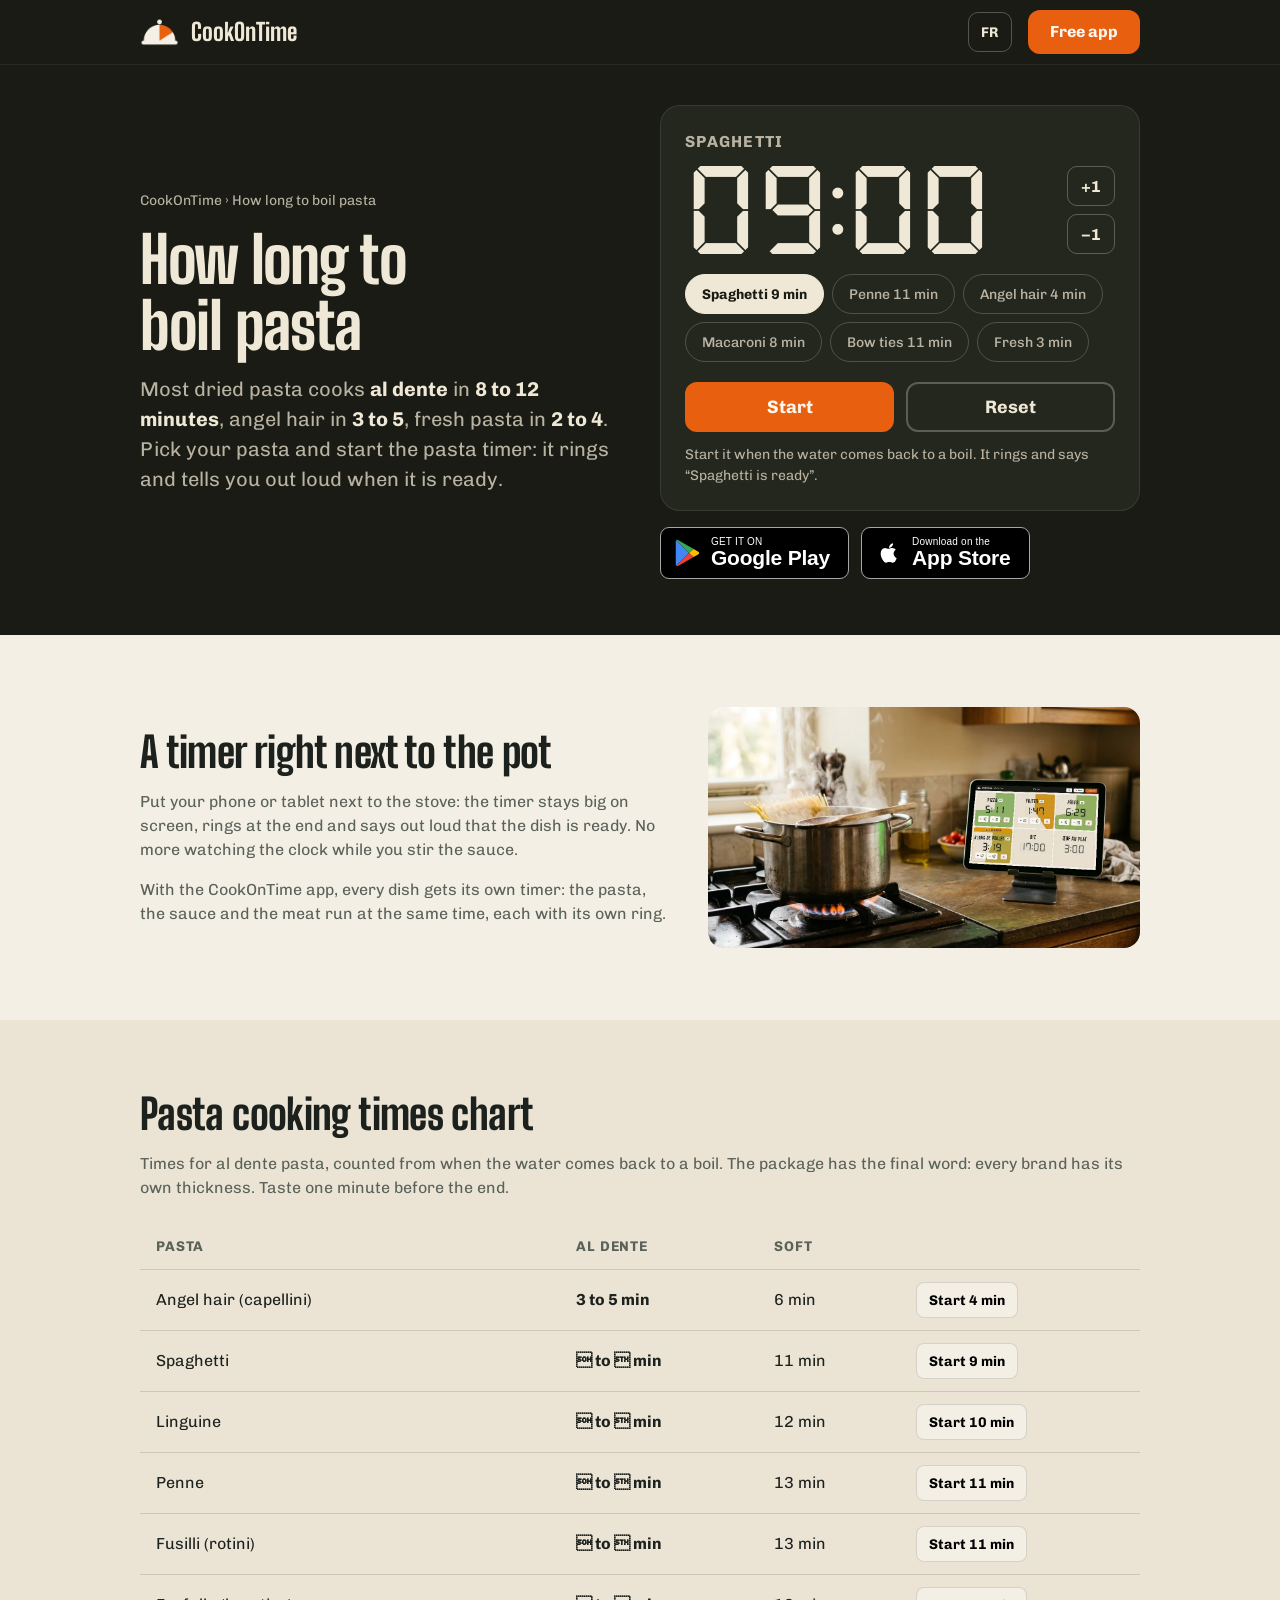
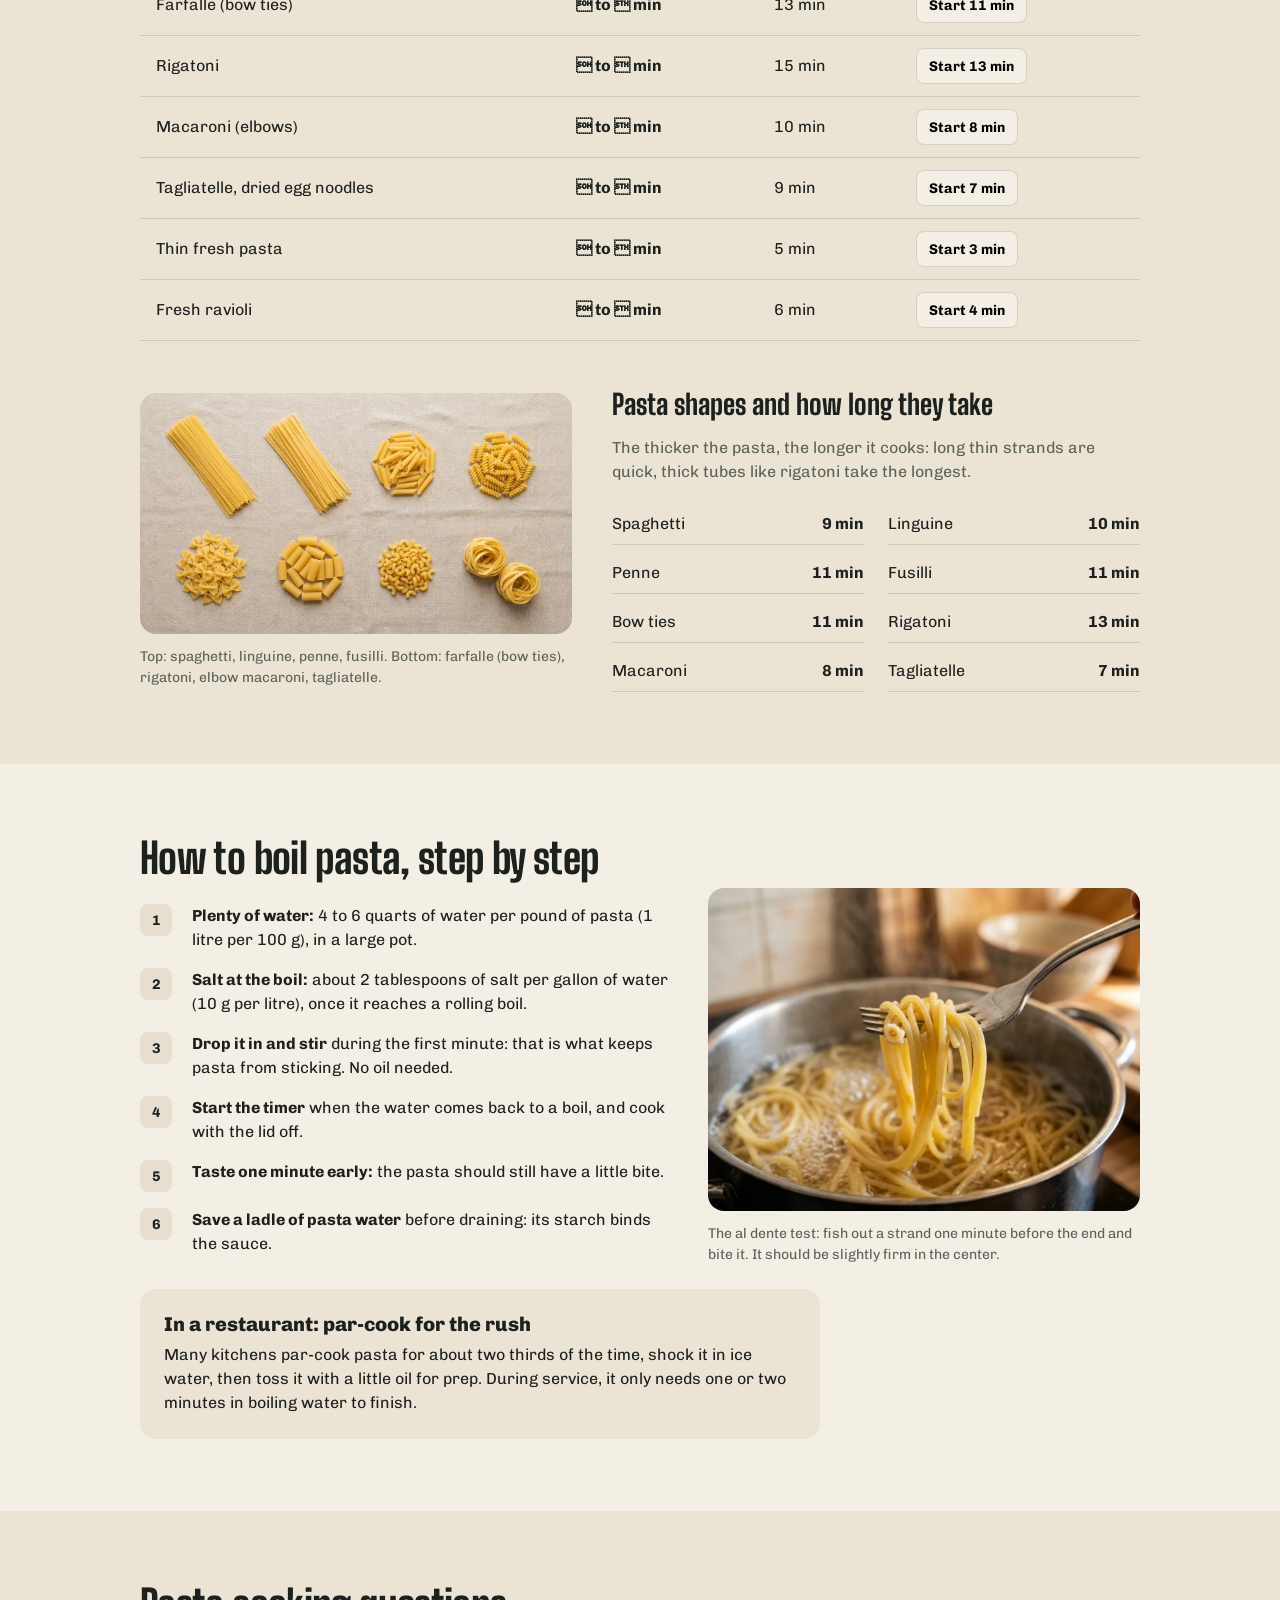
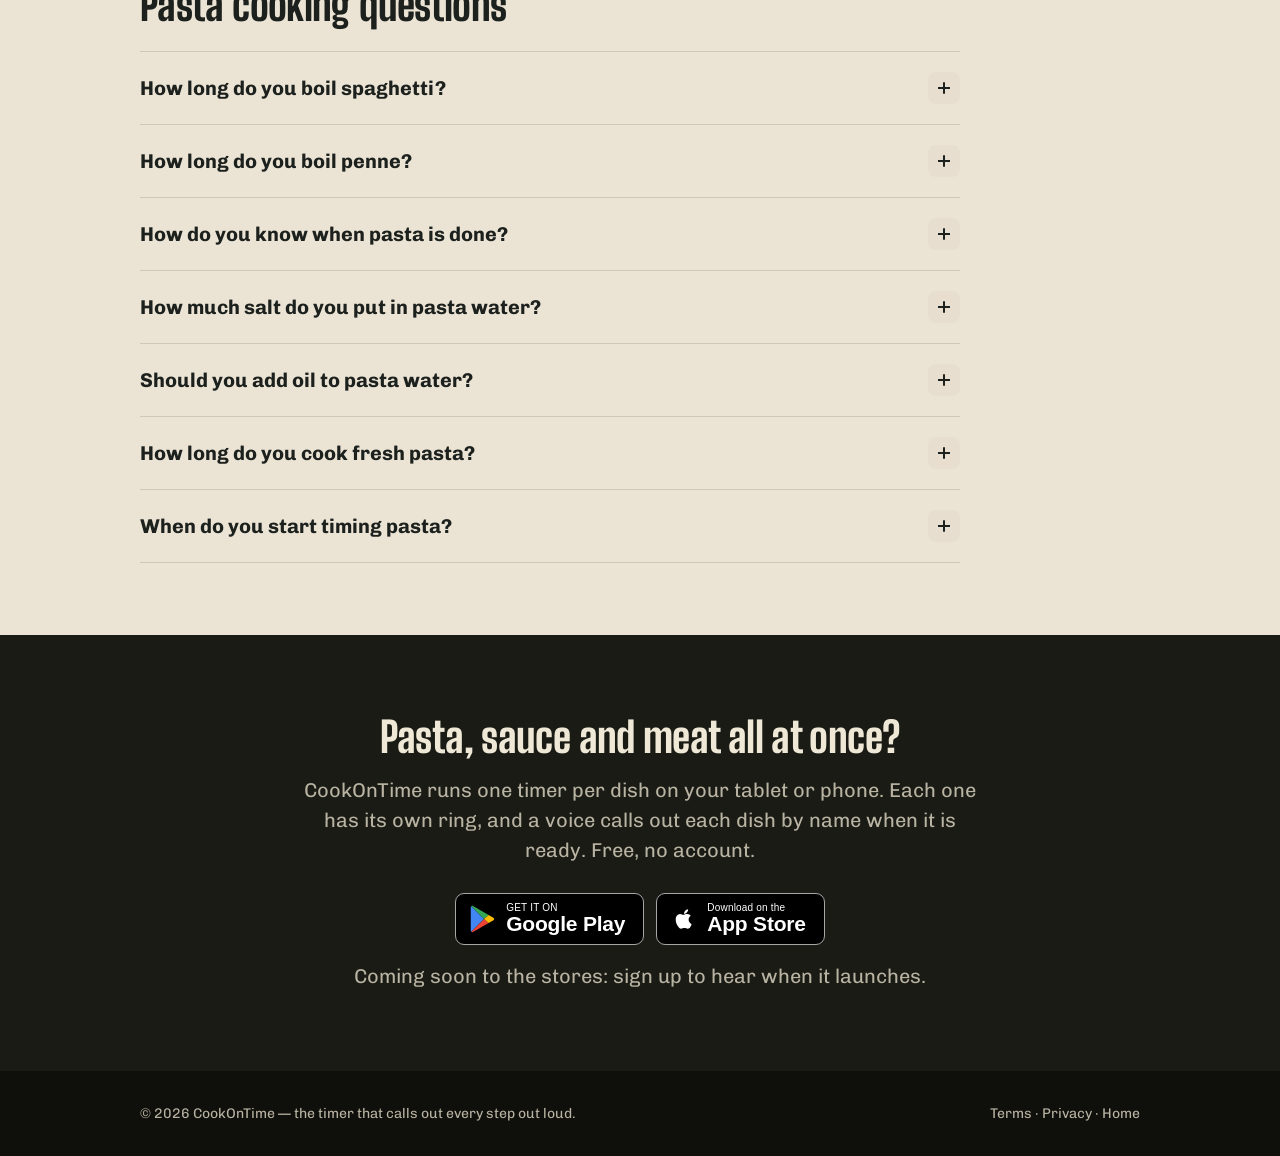
<file: cooking-times/pasta/index.html>
<!DOCTYPE html>
<html lang="en">
<head>
<meta charset="UTF-8">
<!-- Google Analytics (G-W3V1ZGBVZE) : mesure d'audience du site, propriété « cookontime-app ». -->
<script async src="https://www.googletagmanager.com/gtag/js?id=G-W3V1ZGBVZE"></script>
<script>
  window.dataLayer = window.dataLayer || [];
  function gtag(){dataLayer.push(arguments);}
  gtag('js', new Date());
  gtag('config', 'G-W3V1ZGBVZE', {allow_google_signals: false, allow_ad_personalization_signals: false, cookie_expires: 33696000});
</script>
<meta name="viewport" content="width=device-width, initial-scale=1, viewport-fit=cover">
<title>How Long to Boil Pasta: Cooking Times Chart + Pasta Timer | CookOnTime</title>
<meta name="description" content="How long to boil pasta? Spaghetti 8 to 10 min, penne 10 to 12, macaroni 7 to 9, angel hair 3 to 5. Full pasta cooking times chart and a free pasta timer that rings and talks.">
<meta name="theme-color" content="#191b14">
<link rel="canonical" href="https://cookontime.app/cooking-times/pasta/">
<link rel="alternate" hreflang="en" href="https://cookontime.app/cooking-times/pasta/">
<link rel="alternate" hreflang="fr" href="https://cookontime.app/fr/temps-de-cuisson/pates/">
<link rel="alternate" hreflang="x-default" href="https://cookontime.app/cooking-times/pasta/">
<link rel="icon" type="image/png" sizes="32x32" href="/assets/favicon-32.png">
<link rel="apple-touch-icon" href="/assets/apple-touch-icon.png">
<meta property="og:type" content="article">
<meta property="og:url" content="https://cookontime.app/cooking-times/pasta/">
<meta property="og:locale" content="en_US">
<meta property="og:title" content="How long to boil pasta: cooking times chart and pasta timer">
<meta property="og:description" content="The al dente time for every pasta shape, and a timer that rings and tells you out loud when it is ready.">
<meta property="og:image" content="https://cookontime.app/assets/og-en.png">
<meta name="twitter:card" content="summary_large_image">
<link rel="stylesheet" href="/assets/fonts/fonts.css">

<script type="application/ld+json">
{
  "@context": "https://schema.org",
  "@type": "BreadcrumbList",
  "itemListElement": [
    {"@type":"ListItem","position":1,"name":"CookOnTime","item":"https://cookontime.app/"},
    {"@type":"ListItem","position":2,"name":"How long to boil pasta","item":"https://cookontime.app/cooking-times/pasta/"}
  ]
}
</script>
<script type="application/ld+json">
{
  "@context": "https://schema.org",
  "@type": "FAQPage",
  "mainEntity": [
    {
      "@type": "Question",
      "name": "How long do you boil spaghetti?",
      "acceptedAnswer": {
        "@type": "Answer",
        "text": "Dried spaghetti takes 8 to 10 minutes in salted boiling water, depending on its thickness. Taste it one minute before the time on the package for al dente pasta."
      }
    },
    {
      "@type": "Question",
      "name": "How long do you boil penne?",
      "acceptedAnswer": {
        "@type": "Answer",
        "text": "Dried penne takes 10 to 12 minutes. Mini penne cooks faster, in about 8 minutes."
      }
    },
    {
      "@type": "Question",
      "name": "How do you know when pasta is done?",
      "acceptedAnswer": {
        "@type": "Answer",
        "text": "Bite or cut a piece one minute before the end. Al dente pasta is firm but not crunchy, with only a tiny speck of white left in the center. A clear white line or dot means it needs another minute."
      }
    },
    {
      "@type": "Question",
      "name": "How much salt do you put in pasta water?",
      "acceptedAnswer": {
        "@type": "Answer",
        "text": "About 2 tablespoons of salt per gallon of water, or 10 g per litre. Add it once the water boils, just before the pasta."
      }
    },
    {
      "@type": "Question",
      "name": "Should you add oil to pasta water?",
      "acceptedAnswer": {
        "@type": "Answer",
        "text": "No. The oil floats on the surface and does not stop pasta from sticking. What stops it is plenty of water and a few stirs during the first minute."
      }
    },
    {
      "@type": "Question",
      "name": "How long do you cook fresh pasta?",
      "acceptedAnswer": {
        "@type": "Answer",
        "text": "Thin store-bought fresh pasta (tagliatelle, ravioli) cooks in 2 to 4 minutes and is ready shortly after it floats. Thicker fresh pasta, often homemade, takes longer: follow the package or taste it."
      }
    },
    {
      "@type": "Question",
      "name": "When do you start timing pasta?",
      "acceptedAnswer": {
        "@type": "Answer",
        "text": "Start the timer when the water comes back to a boil after adding the pasta, not the moment you drop it in."
      }
    }
  ]
}
</script>

<style>
@font-face{font-family:'DSEG7 Classic'; src:url(/assets/fonts/DSEG7Classic-Bold.ttf) format('truetype'); font-weight:700; font-display:swap}
:root{
  /* Jetons repris de la page d'accueil (eux-mêmes repris de app/lib/ui/theme.dart) */
  --service:#191b14; --service-2:#24271d; --on-service:#efe8d6; --on-service-2:#b9b3a3;
  --paper:#f4efe4; --paper-2:#ebe4d5; --tile:#e7ded0;
  --ink:#1d211e; --muted:#5b6259; --line:rgba(28,33,28,.14);
  --ember:#e8600f; --ember-2:#c94f08; --on-ember:#fff8f0;
  --amber:#dd9207; --mint:#0fa96a; --red:#e03131;
  --t1:clamp(40px,5.6vw,64px); --t2:clamp(30px,3.6vw,42px); --t3:clamp(22px,2.4vw,28px);
  --t4:20px; --t5:16px; --t6:14px;
  --maxw:1080px; --gut:clamp(16px,4vw,40px);
}
*{box-sizing:border-box}
body{margin:0; background:var(--paper); color:var(--ink); font-family:'Chivo',system-ui,sans-serif; font-size:var(--t4); line-height:1.5; -webkit-font-smoothing:antialiased; overflow-x:hidden}
h1,h2,h3{font-family:'Big Shoulders Display',sans-serif; font-weight:800; margin:0; text-wrap:balance}
h1{font-size:var(--t1); line-height:1.02; letter-spacing:-.02em}
h2{font-size:var(--t2); line-height:1.05; letter-spacing:-.015em}
h3{font-size:var(--t3); line-height:1.1}
p{margin:0}
a{color:inherit}
.wrap{max-width:var(--maxw); margin:0 auto; padding:0 var(--gut)}
.visually-hidden{position:absolute; width:1px; height:1px; overflow:hidden; clip:rect(0 0 0 0); white-space:nowrap}
.seg{font-family:'DSEG7 Classic',monospace; font-weight:700; font-style:normal}
.btn{display:inline-flex; align-items:center; justify-content:center; gap:8px; min-height:48px; padding:12px 28px; border-radius:12px;
  font-family:'Chivo',sans-serif; font-weight:700; font-size:18px; border:2px solid transparent; cursor:pointer; text-decoration:none;
  transition:transform .12s ease, background .15s ease, border-color .15s ease}
.btn:focus-visible,.chip:focus-visible,.step:focus-visible{outline:3px solid var(--amber); outline-offset:3px}
.btn:active{transform:translateY(1px)}
.btn-ember{background:var(--ember); color:var(--on-ember)}
.btn-ember:hover{background:var(--ember-2)}
.btn-line{background:transparent; color:var(--on-service); border-color:rgba(239,232,214,.28)}
.btn-line:hover{border-color:var(--on-service)}

/* en-tête : le bandeau de l'app, comme sur l'accueil */
header{position:sticky; top:0; z-index:40; background:var(--service); color:var(--on-service); border-bottom:1px solid rgba(239,232,214,.08)}
.nav{display:flex; align-items:center; gap:16px; height:64px}
.brand{display:flex; align-items:center; gap:12px; margin-right:auto; text-decoration:none}
.brand img{height:28px; width:auto}
.brand b{font-family:'Big Shoulders Display',sans-serif; font-weight:800; font-size:24px}
.nav .btn{min-height:40px; padding:8px 20px; font-size:var(--t5)}
.nav a.lang{display:inline-flex; align-items:center; justify-content:center; min-width:44px; min-height:40px; padding:0 12px; border-radius:10px; border:1px solid rgba(239,232,214,.28); color:var(--on-service); font-weight:700; font-size:var(--t6); text-decoration:none}
.nav a.lang:hover{border-color:var(--on-service)}
.nav a.lang:focus-visible{outline:3px solid var(--amber); outline-offset:3px}

/* haut de page : le minuteur EST le sujet */
.hero{background:var(--service); color:var(--on-service); padding:40px 0 56px}
.crumbs{font-size:var(--t6); color:var(--on-service-2); margin-bottom:16px}
.crumbs a{text-decoration:none} .crumbs a:hover{color:var(--on-service)}
.hero .wrap{display:grid; grid-template-columns:minmax(0,1fr) minmax(0,1fr); gap:40px; align-items:center}
.lede{margin-top:16px; color:var(--on-service-2); font-size:var(--t4); max-width:44ch}
.lede b{color:var(--on-service)}

.timer{position:relative; background:var(--service-2); border:1px solid rgba(239,232,214,.10); border-radius:20px; padding:24px}
/* Bande de progression : le contour du minuteur se vide a mesure que le temps passe */
.ring{position:absolute; inset:-1px; width:calc(100% + 2px); height:calc(100% + 2px); pointer-events:none; overflow:visible}
.ring rect{fill:none; stroke-width:5; stroke-linecap:round; opacity:0; transition:opacity .3s, stroke .3s}
.timer[data-state="run"] .ring rect,.timer[data-state="paused"] .ring rect,.timer[data-state="done"] .ring rect{opacity:1}
.ring .track{stroke:rgba(239,232,214,.08)}
.ring .bar{stroke:#5cc79a}
.timer[data-state="run"].late .ring .bar{stroke:var(--amber)}
.timer[data-state="paused"] .ring .bar{stroke:var(--on-service-2)}
.timer[data-state="done"] .ring .track{stroke:var(--red); animation:blink 1s steps(2) infinite}
.timer-name{font-size:var(--t5); color:var(--on-service-2); text-transform:uppercase; letter-spacing:.08em; font-weight:700}
.readout{display:flex; align-items:center; justify-content:space-between; gap:12px; margin:12px 0 20px}
.digits{font-size:clamp(56px,9vw,88px); line-height:1; color:var(--on-service); font-variant-numeric:tabular-nums; transition:color .2s}
.timer[data-state="run"] .digits{color:#5cc79a}
.timer[data-state="done"] .digits{color:var(--red); animation:blink 1s steps(2) infinite}
@keyframes blink{50%{opacity:.35}}
.steps{display:flex; flex-direction:column; gap:8px}
.step{width:48px; height:40px; border-radius:10px; border:1px solid rgba(239,232,214,.28); background:transparent; color:var(--on-service);
  font:700 var(--t5) 'Chivo',sans-serif; cursor:pointer}
.step:hover{border-color:var(--on-service)}
.chips{display:flex; flex-wrap:wrap; gap:8px; margin-bottom:20px}
.chip{min-height:40px; padding:8px 16px; border-radius:999px; border:1px solid rgba(239,232,214,.22); background:transparent; color:var(--on-service-2);
  font:500 var(--t6) 'Chivo',sans-serif; cursor:pointer}
.chip:hover{color:var(--on-service); border-color:rgba(239,232,214,.5)}
.chip[aria-pressed="true"]{background:var(--on-service); color:var(--service); border-color:var(--on-service); font-weight:700}
.actions{display:flex; gap:12px}
.actions .btn{flex:1}
.voice-note{margin-top:12px; font-size:var(--t6); color:var(--on-service-2)}
/* Badges des stores : noirs, bord gris, logo officiel, comme sur tous les sites d'apps */
.store-badges{display:flex; gap:12px; margin-top:16px; flex-wrap:wrap}
.store-badges.center{justify-content:center; margin-top:28px}
.store-badge{display:inline-flex; align-items:center; gap:10px; height:52px; padding:0 18px 0 14px; border-radius:9px;
  background:#000; color:#fff; border:1px solid #a6a6a6; text-decoration:none; font-family:-apple-system,'Segoe UI',Roboto,Helvetica,Arial,sans-serif;
  transition:transform .12s ease, border-color .15s ease}
.store-badge:hover{border-color:#fff}
.store-badge:active{transform:translateY(1px)}
.store-badge:focus-visible{outline:3px solid var(--amber); outline-offset:3px}
.store-badge span{display:flex; flex-direction:column; line-height:1.05; text-align:left}
.store-badge small{font-size:10px; letter-spacing:.02em}
.store-badge b{font-size:21px; font-weight:600; letter-spacing:-.01em}
.sb-logo{width:26px; height:28px; flex:none}
.soon{margin-top:12px; font-size:var(--t6); color:var(--on-service-2)}
.os{width:20px; height:20px; flex:none}
figure{margin:0}
figure img{display:block; width:100%; height:auto; border-radius:16px; background:var(--paper-2)}
figcaption{margin-top:12px; font-size:var(--t6); color:var(--muted); max-width:68ch}
.howgrid,.split{display:grid; grid-template-columns:minmax(0,1.1fr) minmax(0,.9fr); gap:40px; align-items:start; margin-top:8px}
.split{align-items:center; margin-top:0}
.split.photo-first{grid-template-columns:minmax(0,.9fr) minmax(0,1.1fr)}
.howgrid ol.how{margin-top:16px}
.split p + p{margin-top:16px}
.split p{font-size:var(--t5)}
ul.shapes{margin:20px 0 0; padding:0; list-style:none; display:grid; grid-template-columns:1fr 1fr; gap:8px 24px; font-size:var(--t5)}
ul.shapes li{display:flex; justify-content:space-between; border-bottom:1px solid var(--line); padding:8px 0}
ul.shapes b{font-variant-numeric:tabular-nums}
@media (max-width:820px){ .howgrid,.split,.split.photo-first{grid-template-columns:1fr; gap:24px} }

/* corps */
main section{padding:72px 0}
main section.alt{background:var(--paper-2)}
main section.dark{background:var(--service); color:var(--on-service); text-align:center; padding:80px 0}
main section.dark p{color:var(--on-service-2); max-width:56ch; margin:16px auto 0; font-size:var(--t4)}
.prose{max-width:68ch}
.prose p + p{margin-top:16px}
.muted{color:var(--muted)}
table{width:100%; border-collapse:collapse; margin-top:24px; font-size:var(--t5); font-variant-numeric:tabular-nums}
.table-scroll{overflow-x:auto}
th,td{text-align:left; padding:12px 16px; border-bottom:1px solid var(--line)}
th{font-size:var(--t6); text-transform:uppercase; letter-spacing:.06em; color:var(--muted); font-weight:700}
td:nth-child(2){font-weight:700; white-space:nowrap}
td button{min-height:36px; padding:4px 12px; border-radius:8px; border:1px solid var(--line); background:var(--paper); font:700 var(--t6) 'Chivo',sans-serif; cursor:pointer; white-space:nowrap}
td button:hover{border-color:var(--ink)}
td button:focus-visible{outline:3px solid var(--amber); outline-offset:2px}
.note{margin-top:16px; font-size:var(--t5); color:var(--muted)}
ol.how{margin:24px 0 0; padding:0; list-style:none; counter-reset:how; display:grid; gap:16px; max-width:68ch}
ol.how li{counter-increment:how; display:grid; grid-template-columns:40px 1fr; gap:12px; font-size:var(--t5)}
ol.how li::before{content:counter(how); width:32px; height:32px; border-radius:8px; background:var(--tile); display:grid; place-items:center; font-weight:700; font-size:var(--t6)}
.pro{margin-top:24px; background:var(--paper-2); border-radius:16px; padding:24px; max-width:68ch; font-size:var(--t5)}
.pro h3{font-size:var(--t4); font-family:'Chivo',sans-serif; margin-bottom:8px}
h2 + details{margin-top:24px}
details{border-top:1px solid var(--line); max-width:820px}
details:last-of-type{border-bottom:1px solid var(--line)}
summary{position:relative; list-style:none; cursor:pointer; padding:20px 0; font-weight:700; font-size:var(--t4); display:flex; justify-content:space-between; align-items:center; gap:16px; transition:color .2s}
summary:hover{color:var(--ember)}
summary::-webkit-details-marker{display:none}
/* Icone + / - comme sur l'accueil : la barre verticale pivote pour se poser sur l'horizontale */
summary::after{content:""; flex:none; width:32px; height:32px; border-radius:8px; background:linear-gradient(var(--ink),var(--ink)) center/12px 2px no-repeat, var(--tile); transition:background-color .3s}
summary::before{content:""; position:absolute; right:15px; top:50%; width:2px; height:12px; margin-top:-6px; border-radius:1px; background:var(--ink); transition:transform .35s cubic-bezier(.2,.7,.2,1), background-color .3s}
details[open] summary::after{background:linear-gradient(#fff,#fff) center/12px 2px no-repeat, var(--ember)}
details[open] summary::before{transform:rotate(90deg); background:#fff}
details.closing summary::after{background:linear-gradient(var(--ink),var(--ink)) center/12px 2px no-repeat, var(--tile)}
details.closing summary::before{transform:none; background:var(--ink)}
summary:focus-visible{outline:3px solid var(--amber); outline-offset:2px}
details p{padding:0 0 20px; color:var(--muted); font-size:var(--t5); max-width:64ch}
footer{background:#0f100b; color:var(--on-service-2); padding:32px 0; font-size:var(--t6)}
footer .wrap{display:flex; flex-wrap:wrap; gap:16px; justify-content:space-between}
footer a{text-decoration:none} footer a:hover{color:#fff}

@media (max-width:820px){
  .hero .wrap{grid-template-columns:1fr; gap:28px}
}
@media (prefers-reduced-motion:reduce){ *{animation:none !important; transition:none !important} }
</style>
</head>
<body>
<header>
  <div class="wrap nav">
    <a class="brand" href="/"><img src="/assets/logo-mark-white.webp" alt="" width="361" height="256"><b>CookOnTime</b></a>
    <a class="lang" href="/fr/temps-de-cuisson/pates/" hreflang="fr" lang="fr" aria-label="Version française">FR</a>
    <a class="btn btn-ember" href="/#lancement">Free app</a>
  </div>
</header>

<div class="hero">
  <div class="wrap">
    <div>
      <nav class="crumbs" aria-label="Breadcrumb"><a href="/">CookOnTime</a> › How long to boil pasta</nav>
      <h1>How long to boil pasta</h1>
      <p class="lede">Most dried pasta cooks <b>al dente</b> in <b>8 to 12 minutes</b>, angel hair in <b>3 to 5</b>, fresh pasta in <b>2 to 4</b>. Pick your pasta and start the pasta timer: it rings and tells you out loud when it is ready.</p>
    </div>

    <div class="timer-col">
    <div class="timer" id="timer" data-state="idle" aria-label="Cooking timer">
      <svg class="ring" id="tRing" aria-hidden="true"><rect class="track"/><rect class="bar" id="tBar" pathLength="1000"/></svg>
      <div class="timer-name" id="tName">Spaghetti</div>
      <div class="readout">
        <output class="seg digits" id="tDigits" aria-live="off">09:00</output>
        <div class="steps">
          <button class="step" type="button" id="tPlus" aria-label="One more minute">+1</button>
          <button class="step" type="button" id="tMinus" aria-label="One minute less">−1</button>
        </div>
      </div>
      <div class="chips" role="group" aria-label="Pasta shape">
        <button class="chip" type="button" data-min="9" data-name="Spaghetti" aria-pressed="true">Spaghetti 9 min</button>
        <button class="chip" type="button" data-min="11" data-name="Penne">Penne 11 min</button>
        <button class="chip" type="button" data-min="4" data-name="Angel hair">Angel hair 4 min</button>
        <button class="chip" type="button" data-min="8" data-name="Macaroni">Macaroni 8 min</button>
        <button class="chip" type="button" data-min="11" data-name="Bow ties">Bow ties 11 min</button>
        <button class="chip" type="button" data-min="3" data-name="Fresh pasta">Fresh 3 min</button>
      </div>
      <div class="actions">
        <button class="btn btn-ember" type="button" id="tGo">Start</button>
        <button class="btn btn-line" type="button" id="tReset">Reset</button>
      </div>
      <p class="voice-note" id="tNote">Start it when the water comes back to a boil. It rings and says “Spaghetti is ready”.</p>
    </div>
    <div class="store-badges">
      <a class="store-badge" href="/#lancement" aria-label="Get it on Google Play"><svg class="sb-logo" viewBox="0 0 24 26" aria-hidden="true"><path fill="#4285F4" d="M1.2 1.1 13 13 1.2 24.9C.8 24.6.6 24.1.6 23.5V2.5c0-.6.2-1.1.6-1.4z"/><path fill="#34A853" d="M1.2 1.1c.5-.4 1.2-.4 1.9 0L17.3 9.3 13 13z"/><path fill="#EA4335" d="M13 13l4.3 3.7L3.1 24.9c-.7.4-1.4.4-1.9 0z"/><path fill="#FBBC04" d="M17.3 9.3l4.3 2.5c1 .6 1 1.8 0 2.4l-4.3 2.5L13 13z"/></svg><span><small>GET IT ON</small><b>Google Play</b></span></a>
      <a class="store-badge" href="/#lancement" aria-label="Download on the App Store"><svg class="sb-logo" viewBox="0 0 24 24" aria-hidden="true"><path fill="#fff" d="M17.05 20.28c-.98.95-2.05.8-3.08.35-1.09-.46-2.09-.48-3.24 0-1.44.62-2.2.44-3.06-.35C2.79 15.25 3.51 7.59 8.31 7.34c1.35.07 2.29.74 3.08.8 1.18-.24 2.31-.93 3.57-.84 1.51.12 2.65.72 3.4 1.8-3.12 1.87-2.63 5.98.68 7.68-.66 1.73-1.53 3.45-2.01 3.7zM12.03 7.25c-.15-2.23 1.66-4.07 3.74-4.25.29 2.58-2.34 4.5-3.74 4.25z"/></svg><span><small>Download on the</small><b>App Store</b></span></a>
    </div>
    </div>
  </div>
</div>

<main>
  <section>
    <div class="wrap">
      <div class="split">
        <div>
          <h2>A timer right next to the pot</h2>
          <p class="note">Put your phone or tablet next to the stove: the timer stays big on screen, rings at the end and says out loud that the dish is ready. No more watching the clock while you stir the sauce.</p>
          <p class="note">With the CookOnTime app, every dish gets its own timer: the pasta, the sauce and the meat run at the same time, each with its own ring.</p>
        </div>
        <figure>
          <img src="/assets/cuisson/pates-cuisson-minuteur-tablette.webp" width="1376" height="768" fetchpriority="high"
               alt="Spaghetti boiling in a pot of water on the stove, with the CookOnTime kitchen timer app running on a tablet next to it">
        </figure>
      </div>
    </div>
  </section>

  <section class="alt">
    <div class="wrap">
      <h2>Pasta cooking times chart</h2>
      <p class="note">Times for al dente pasta, counted from when the water comes back to a boil. The package has the final word: every brand has its own thickness. Taste one minute before the end.</p>
      <div class="table-scroll">
        <table>
          <thead><tr><th scope="col">Pasta</th><th scope="col">Al dente</th><th scope="col">Soft</th><th scope="col"><span class="visually-hidden">Timer</span></th></tr></thead>
          <tbody>
            <tr><td>Angel hair (capellini)</td><td>3 to 5 min</td><td>6 min</td><td><button type="button" data-min="4" data-name="Angel hair">Start 4 min</button></td></tr>
            <tr><td>Spaghetti</td><td> to  min</td><td>11 min</td><td><button type="button" data-min="9" data-name="Spaghetti">Start 9 min</button></td></tr>
            <tr><td>Linguine</td><td> to  min</td><td>12 min</td><td><button type="button" data-min="10" data-name="Linguine">Start 10 min</button></td></tr>
            <tr><td>Penne</td><td> to  min</td><td>13 min</td><td><button type="button" data-min="11" data-name="Penne">Start 11 min</button></td></tr>
            <tr><td>Fusilli (rotini)</td><td> to  min</td><td>13 min</td><td><button type="button" data-min="11" data-name="Fusilli">Start 11 min</button></td></tr>
            <tr><td>Farfalle (bow ties)</td><td> to  min</td><td>13 min</td><td><button type="button" data-min="11" data-name="Farfalle">Start 11 min</button></td></tr>
            <tr><td>Rigatoni</td><td> to  min</td><td>15 min</td><td><button type="button" data-min="13" data-name="Rigatoni">Start 13 min</button></td></tr>
            <tr><td>Macaroni (elbows)</td><td> to  min</td><td>10 min</td><td><button type="button" data-min="8" data-name="Macaroni">Start 8 min</button></td></tr>
            <tr><td>Tagliatelle, dried egg noodles</td><td> to  min</td><td>9 min</td><td><button type="button" data-min="7" data-name="Tagliatelle">Start 7 min</button></td></tr>
            <tr><td>Thin fresh pasta</td><td> to  min</td><td>5 min</td><td><button type="button" data-min="3" data-name="Fresh pasta">Start 3 min</button></td></tr>
            <tr><td>Fresh ravioli</td><td> to  min</td><td>6 min</td><td><button type="button" data-min="4" data-name="Ravioli">Start 4 min</button></td></tr>
          </tbody>
        </table>
      </div>
      <div class="split photo-first" style="margin-top:48px">
        <figure>
          <img src="/assets/cuisson/formes-de-pates.webp" width="1200" height="670" loading="lazy"
               alt="Types of dried pasta shapes seen from above: spaghetti, linguine, penne, fusilli, farfalle bow ties, rigatoni, elbow macaroni and tagliatelle">
          <figcaption>Top: spaghetti, linguine, penne, fusilli. Bottom: farfalle (bow ties), rigatoni, elbow macaroni, tagliatelle.</figcaption>
        </figure>
        <div>
          <h3>Pasta shapes and how long they take</h3>
          <p class="note">The thicker the pasta, the longer it cooks: long thin strands are quick, thick tubes like rigatoni take the longest.</p>
          <ul class="shapes">
            <li>Spaghetti <b>9 min</b></li><li>Linguine <b>10 min</b></li>
            <li>Penne <b>11 min</b></li><li>Fusilli <b>11 min</b></li>
            <li>Bow ties <b>11 min</b></li><li>Rigatoni <b>13 min</b></li>
            <li>Macaroni <b>8 min</b></li><li>Tagliatelle <b>7 min</b></li>
          </ul>
        </div>
      </div>
    </div>
  </section>

  <section>
    <div class="wrap">
      <h2>How to boil pasta, step by step</h2>
      <div class="howgrid">
      <ol class="how">
        <li><span><b>Plenty of water:</b> 4 to 6 quarts of water per pound of pasta (1 litre per 100 g), in a large pot.</span></li>
        <li><span><b>Salt at the boil:</b> about 2 tablespoons of salt per gallon of water (10 g per litre), once it reaches a rolling boil.</span></li>
        <li><span><b>Drop it in and stir</b> during the first minute: that is what keeps pasta from sticking. No oil needed.</span></li>
        <li><span><b>Start the timer</b> when the water comes back to a boil, and cook with the lid off.</span></li>
        <li><span><b>Taste one minute early:</b> the pasta should still have a little bite.</span></li>
        <li><span><b>Save a ladle of pasta water</b> before draining: its starch binds the sauce.</span></li>
      </ol>
      <figure>
        <img src="/assets/cuisson/spaghetti-al-dente.webp" width="1200" height="896" loading="lazy"
             alt="Al dente spaghetti lifted on a fork above a pot of boiling water to check if the pasta is done">
        <figcaption>The al dente test: fish out a strand one minute before the end and bite it. It should be slightly firm in the center.</figcaption>
      </figure>
      </div>
      <div class="pro">
        <h3>In a restaurant: par-cook for the rush</h3>
        <p>Many kitchens par-cook pasta for about two thirds of the time, shock it in ice water, then toss it with a little oil for prep. During service, it only needs one or two minutes in boiling water to finish.</p>
      </div>
    </div>
  </section>

  <section class="alt">
    <div class="wrap">
      <h2>Pasta cooking questions</h2>
      <details><summary>How long do you boil spaghetti?</summary><p>Dried spaghetti takes 8 to 10 minutes in salted boiling water, depending on its thickness. Taste it one minute before the time on the package for al dente pasta.</p></details>
      <details><summary>How long do you boil penne?</summary><p>Dried penne takes 10 to 12 minutes. Mini penne cooks faster, in about 8 minutes.</p></details>
      <details><summary>How do you know when pasta is done?</summary><p>Bite or cut a piece one minute before the end. Al dente pasta is firm but not crunchy, with only a tiny speck of white left in the center. A clear white line or dot means it needs another minute.</p></details>
      <details><summary>How much salt do you put in pasta water?</summary><p>About 2 tablespoons of salt per gallon of water, or 10 g per litre. Add it once the water boils, just before the pasta.</p></details>
      <details><summary>Should you add oil to pasta water?</summary><p>No. The oil floats on the surface and does not stop pasta from sticking. What stops it is plenty of water and a few stirs during the first minute.</p></details>
      <details><summary>How long do you cook fresh pasta?</summary><p>Thin store-bought fresh pasta (tagliatelle, ravioli) cooks in 2 to 4 minutes and is ready shortly after it floats. Thicker fresh pasta, often homemade, takes longer: follow the package or taste it.</p></details>
      <details><summary>When do you start timing pasta?</summary><p>Start the timer when the water comes back to a boil after adding the pasta, not the moment you drop it in.</p></details>
    </div>
  </section>

  <section class="dark" id="app">
    <div class="wrap">
      <h2>Pasta, sauce and meat all at once?</h2>
      <p>CookOnTime runs one timer per dish on your tablet or phone. Each one has its own ring, and a voice calls out each dish by name when it is ready. Free, no account.</p>
      <div class="store-badges center">
      <a class="store-badge" href="/#lancement" aria-label="Get it on Google Play"><svg class="sb-logo" viewBox="0 0 24 26" aria-hidden="true"><path fill="#4285F4" d="M1.2 1.1 13 13 1.2 24.9C.8 24.6.6 24.1.6 23.5V2.5c0-.6.2-1.1.6-1.4z"/><path fill="#34A853" d="M1.2 1.1c.5-.4 1.2-.4 1.9 0L17.3 9.3 13 13z"/><path fill="#EA4335" d="M13 13l4.3 3.7L3.1 24.9c-.7.4-1.4.4-1.9 0z"/><path fill="#FBBC04" d="M17.3 9.3l4.3 2.5c1 .6 1 1.8 0 2.4l-4.3 2.5L13 13z"/></svg><span><small>GET IT ON</small><b>Google Play</b></span></a>
      <a class="store-badge" href="/#lancement" aria-label="Download on the App Store"><svg class="sb-logo" viewBox="0 0 24 24" aria-hidden="true"><path fill="#fff" d="M17.05 20.28c-.98.95-2.05.8-3.08.35-1.09-.46-2.09-.48-3.24 0-1.44.62-2.2.44-3.06-.35C2.79 15.25 3.51 7.59 8.31 7.34c1.35.07 2.29.74 3.08.8 1.18-.24 2.31-.93 3.57-.84 1.51.12 2.65.72 3.4 1.8-3.12 1.87-2.63 5.98.68 7.68-.66 1.73-1.53 3.45-2.01 3.7zM12.03 7.25c-.15-2.23 1.66-4.07 3.74-4.25.29 2.58-2.34 4.5-3.74 4.25z"/></svg><span><small>Download on the</small><b>App Store</b></span></a>
    </div>
      <p class="soon">Coming soon to the stores: sign up to hear when it launches.</p>
    </div>
  </section>
</main>

<footer>
  <div class="wrap">
    <span>© 2026 CookOnTime — the timer that calls out every step out loud.</span>
    <span><a href="/terms.html">Terms</a> · <a href="/privacy.html">Privacy</a> · <a href="/">Home</a></span>
  </div>
</footer>

<script>
/* Minuteur de la page : un plat, une sonnerie, une annonce vocale.
   L'heure de fin est calculée une fois (Date.now), pas décomptée seconde par
   seconde : un onglet mis en arrière-plan ne prend donc aucun retard. */
(function(){
  var box=document.getElementById('timer'), digits=document.getElementById('tDigits'), nameEl=document.getElementById('tName'),
      go=document.getElementById('tGo'), reset=document.getElementById('tReset'), note=document.getElementById('tNote'),
      plus=document.getElementById('tPlus'), minus=document.getElementById('tMinus'),
      chips=[].slice.call(document.querySelectorAll('.chip'));
  var name='Spaghetti', total=9*60*1000, left=total, endAt=0, tick=null, alarm=null, ctx=null, lock=null, title=document.title;

  function fmt(ms){ var s=Math.max(0,Math.ceil(ms/1000)), m=Math.floor(s/60); s%=60; return (m<10?'0':'')+m+':'+(s<10?'0':'')+s; }
  var ring=document.getElementById('tRing'), bar=document.getElementById('tBar'), rects=[].slice.call(ring.querySelectorAll('rect'));
  function frame(){ /* le rectangle suit la taille reelle du bloc (coins arrondis non deformes) */
    var w=ring.clientWidth, h=ring.clientHeight, i=2.5;
    ring.setAttribute('viewBox','0 0 '+w+' '+h);
    rects.forEach(function(r){ r.setAttribute('x',i); r.setAttribute('y',i); r.setAttribute('width',Math.max(0,w-2*i)); r.setAttribute('height',Math.max(0,h-2*i)); r.setAttribute('rx',19); });
  }
  function draw(){ digits.textContent=fmt(left);
    var f= total>0 ? Math.max(0,Math.min(1,left/total)) : 0;
    bar.setAttribute('stroke-dasharray', (1000*f)+' 1000');
    box.classList.toggle('late', f<0.2);
  }
  frame(); window.addEventListener('resize',frame);
  function state(s){ box.setAttribute('data-state',s); go.textContent = s==='run' ? 'Pause' : s==='done' ? 'Stop' : 'Start'; }
  function choose(min,n,quiet){
    if(!quiet) blip(700,900,.09);
    stop(); name=n; total=min*60000; left=total; nameEl.textContent=n; draw(); state('idle');
    note.textContent="Start it when the water comes back to a boil. It rings and says “"+n+" is ready”.";
    chips.forEach(function(c){ c.setAttribute('aria-pressed', c.getAttribute('data-name')===n && +c.getAttribute('data-min')===min ? 'true':'false'); });
  }
  function beep(){
    try{
      ctx = ctx || new (window.AudioContext||window.webkitAudioContext)();
      var t=ctx.currentTime;
      [0,.25,.5].forEach(function(d){ var o=ctx.createOscillator(), g=ctx.createGain(); o.type='square'; o.frequency.value=880;
        g.gain.setValueAtTime(.0001,t+d); g.gain.exponentialRampToValueAtTime(.25,t+d+.02); g.gain.exponentialRampToValueAtTime(.0001,t+d+.18);
        o.connect(g); g.connect(ctx.destination); o.start(t+d); o.stop(t+d+.2); });
    }catch(e){}
  }
  function audio(){ try{ ctx = ctx || new (window.AudioContext||window.webkitAudioContext)(); if(ctx.state==='suspended') ctx.resume(); }catch(e){} return ctx; }
  /* un petit son a chaque geste : l'utilisateur comprend tout de suite que la page a du son */
  function blip(f1,f2,dur){
    var c=audio(); if(!c) return;
    try{ var t=c.currentTime, o=c.createOscillator(), g=c.createGain(); o.type='triangle';
      o.frequency.setValueAtTime(f1,t); if(f2) o.frequency.exponentialRampToValueAtTime(f2,t+dur);
      g.gain.setValueAtTime(.0001,t); g.gain.exponentialRampToValueAtTime(.22,t+.01); g.gain.exponentialRampToValueAtTime(.0001,t+dur);
      o.connect(g); g.connect(c.destination); o.start(t); o.stop(t+dur+.02); }catch(e){}
  }
  function say(text){
    try{ if(!window.speechSynthesis) return; var u=new SpeechSynthesisUtterance(text); u.lang='en-US'; speechSynthesis.cancel(); speechSynthesis.speak(u); }catch(e){}
  }
  function speak(){
    try{ if(!window.speechSynthesis) return; var u=new SpeechSynthesisUtterance(name+" is ready"); u.lang='en-US'; speechSynthesis.cancel(); speechSynthesis.speak(u); }catch(e){}
  }
  function done(){
    clearInterval(tick); tick=null; left=0; draw(); state('done'); release();
    beep(); speak(); var n=0;
    alarm=setInterval(function(){ beep(); document.title = (n++%2) ? title : '⏰ '+name+' is ready!'; if(n%8===0) speak(); },1500);
    if(window.gtag) gtag('event','timer_done',{page:'pasta', item:name});
  }
  function run(){
    endAt=Date.now()+left; state('run'); keepAwake();
    blip(523,784,.18); var m=Math.round(left/60000); say(name+", "+m+(m>1?" minutes":" minute")+". Timer started.");
    tick=setInterval(function(){ left=endAt-Date.now(); if(left<=0) done(); else draw(); },250);
    if(window.gtag) gtag('event','timer_started',{page:'pasta', item:name, minutes:Math.round(total/60000)});
  }
  function pause(){ blip(660,440,.14); clearInterval(tick); tick=null; left=Math.max(0,endAt-Date.now()); state('paused'); go.textContent='Resume'; release(); }
  function stop(){ clearInterval(tick); tick=null; clearInterval(alarm); alarm=null; document.title=title; try{speechSynthesis.cancel();}catch(e){} release(); }
  function keepAwake(){ try{ if(navigator.wakeLock) navigator.wakeLock.request('screen').then(function(l){lock=l;}).catch(function(){}); }catch(e){} }
  function release(){ try{ if(lock){ lock.release(); lock=null; } }catch(e){} }

  go.addEventListener('click',function(){
    var s=box.getAttribute('data-state');
    if(ctx && ctx.state==='suspended') ctx.resume();
    else if(!ctx){ try{ ctx=new (window.AudioContext||window.webkitAudioContext)(); }catch(e){} } /* débloque le son sur iPhone */
    if(s==='run') pause(); else if(s==='done'){ blip(660,440,.14); stop(); left=total; draw(); state('idle'); } else run();
  });
  reset.addEventListener('click',function(){ blip(440,330,.12); stop(); left=total; draw(); state('idle'); });
  function nudge(d){ var s=box.getAttribute('data-state'); if(s==='done') return;
    if(s==='run'){ endAt=Math.max(Date.now()+1000,endAt+d); left=endAt-Date.now(); } else { left=Math.max(60000,left+d); total=Math.max(60000,total+d); }
    draw(); }
  plus.addEventListener('click',function(){ blip(880,0,.06); nudge(60000); });
  minus.addEventListener('click',function(){ blip(587,0,.06); nudge(-60000); });
  chips.forEach(function(c){ c.addEventListener('click',function(){ choose(+c.getAttribute('data-min'), c.getAttribute('data-name')); }); });
  [].forEach.call(document.querySelectorAll('td button'),function(b){
    b.addEventListener('click',function(){ choose(+b.getAttribute('data-min'), b.getAttribute('data-name'), true); box.scrollIntoView({behavior:'smooth',block:'center'}); go.click(); });
  });
  document.addEventListener('visibilitychange',function(){ if(!document.hidden && box.getAttribute('data-state')==='run') keepAwake(); });
  draw();
})();
</script>
<script>
/* FAQ : ouverture et fermeture animees (hauteur + fondu). Sans JS ou avec
   « reduire les animations », les <details> gardent leur comportement natif. */
(function(){
  var calm = window.matchMedia('(prefers-reduced-motion: reduce)');
  document.querySelectorAll('main details').forEach(function(d){
    var s = d.querySelector('summary'), p = d.querySelector('p'), anim = null;
    if (!s || !p || !d.animate) return;
    s.addEventListener('click', function(e){
      if (calm.matches) return;
      e.preventDefault();
      var from = d.offsetHeight, closing = d.open && !d.classList.contains('closing');
      if (anim) anim.cancel();
      var cs = getComputedStyle(d);
      var shut = s.offsetHeight + parseFloat(cs.borderTopWidth) + parseFloat(cs.borderBottomWidth);
      if (closing) { d.classList.add('closing'); }
      else { d.classList.remove('closing'); d.open = true; }
      var to = closing ? shut : d.offsetHeight;
      d.style.overflow = 'hidden';
      anim = d.animate({height: [from + 'px', to + 'px']}, {duration: closing ? 260 : 380, easing: 'cubic-bezier(.2,.7,.2,1)'});
      p.animate(closing ? {opacity: [1, 0], transform: ['none', 'translateY(-6px)']}
                        : {opacity: [0, 1], transform: ['translateY(-8px)', 'none']},
                {duration: closing ? 180 : 380, easing: 'ease-out', fill: 'both'});
      anim.onfinish = function(){
        if (closing) d.open = false;
        d.classList.remove('closing'); d.style.overflow = ''; anim = null;
        p.getAnimations().forEach(function(a){ a.cancel(); });
      };
    });
  });
})();
</script>
</body>
</html>
</file>
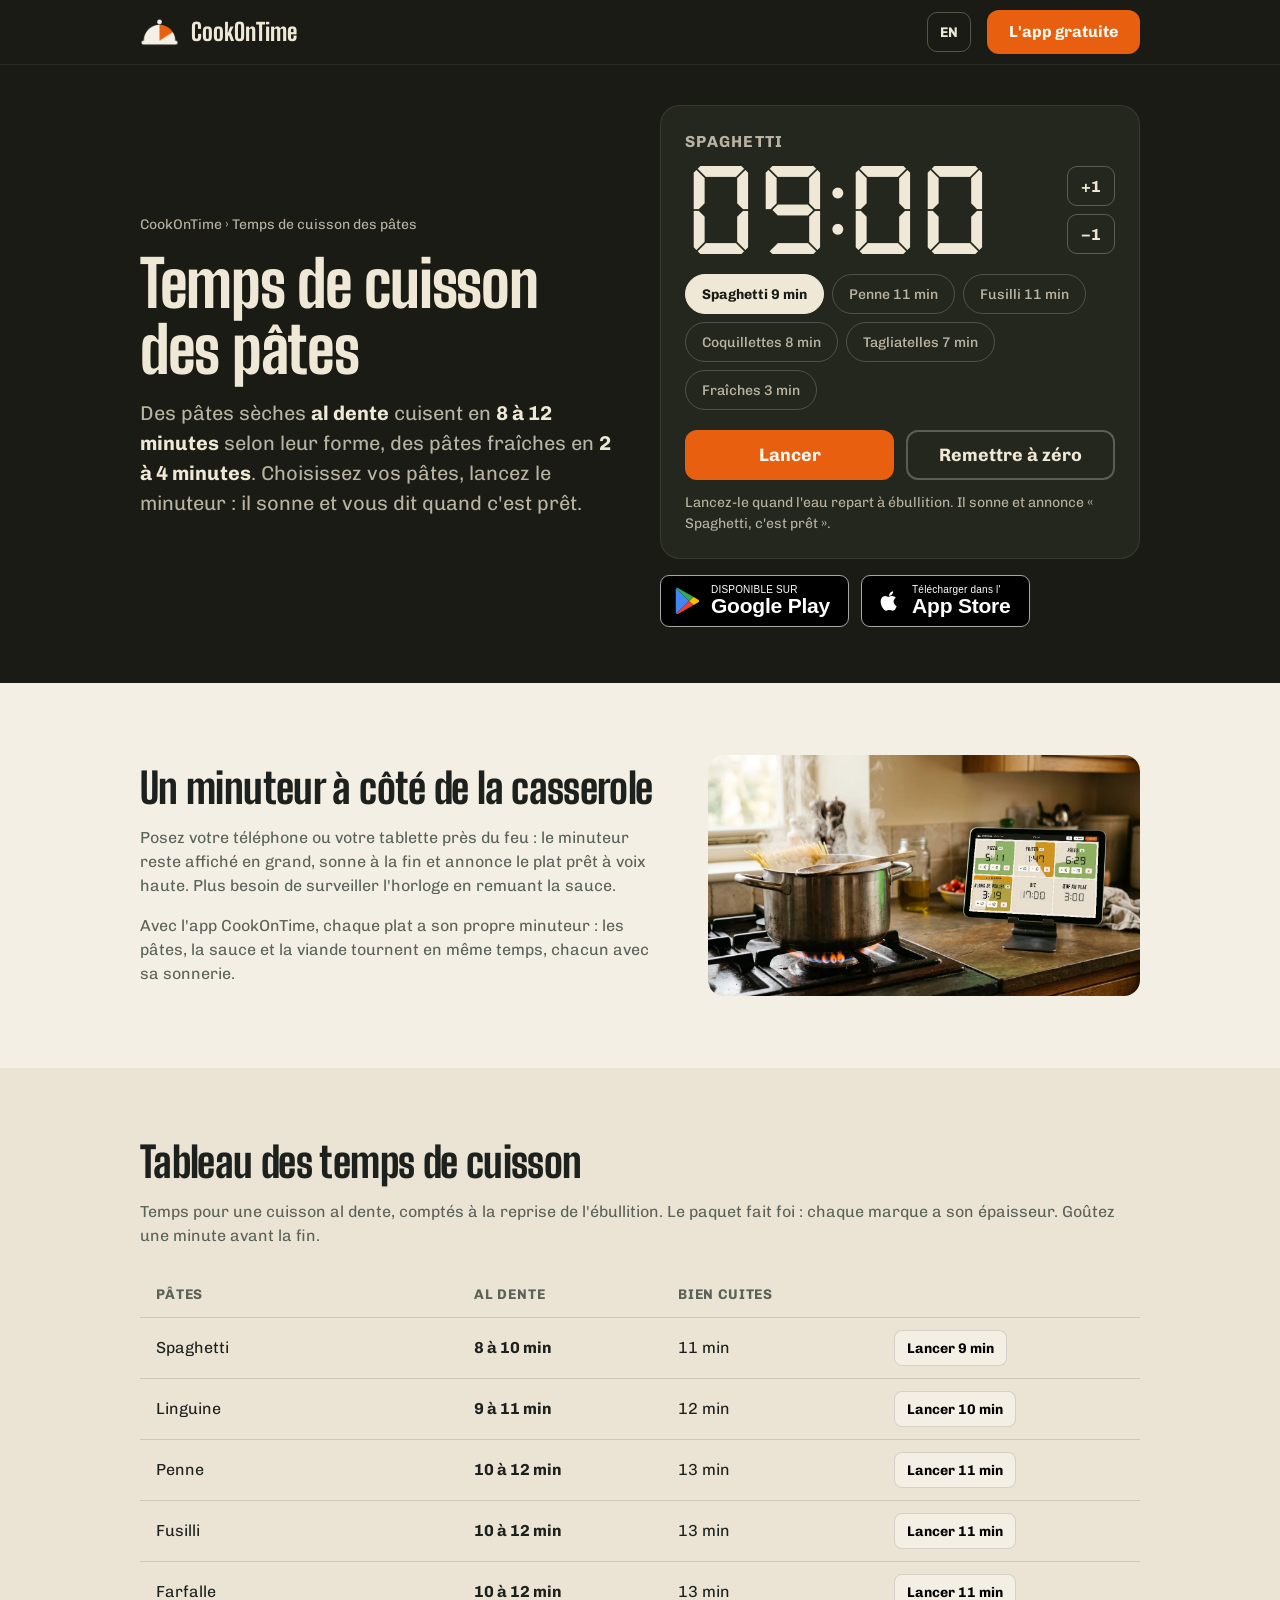
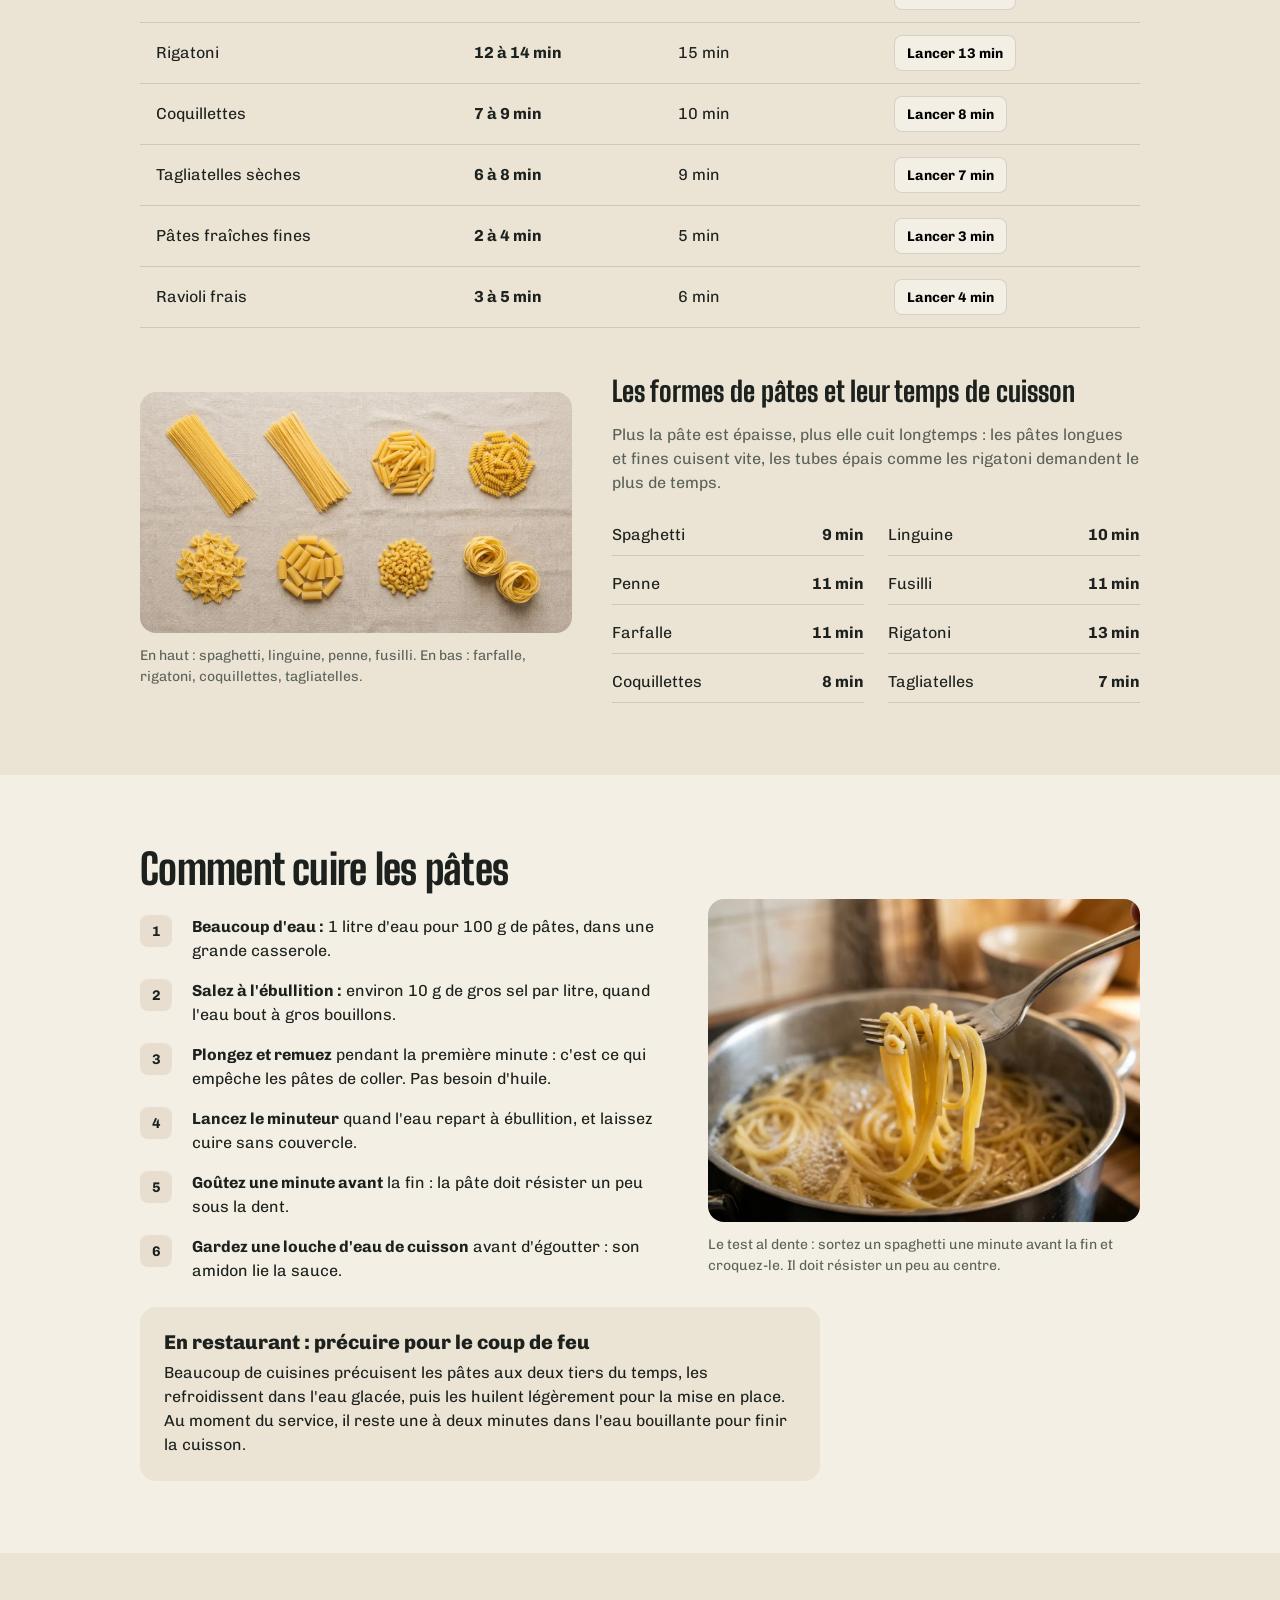
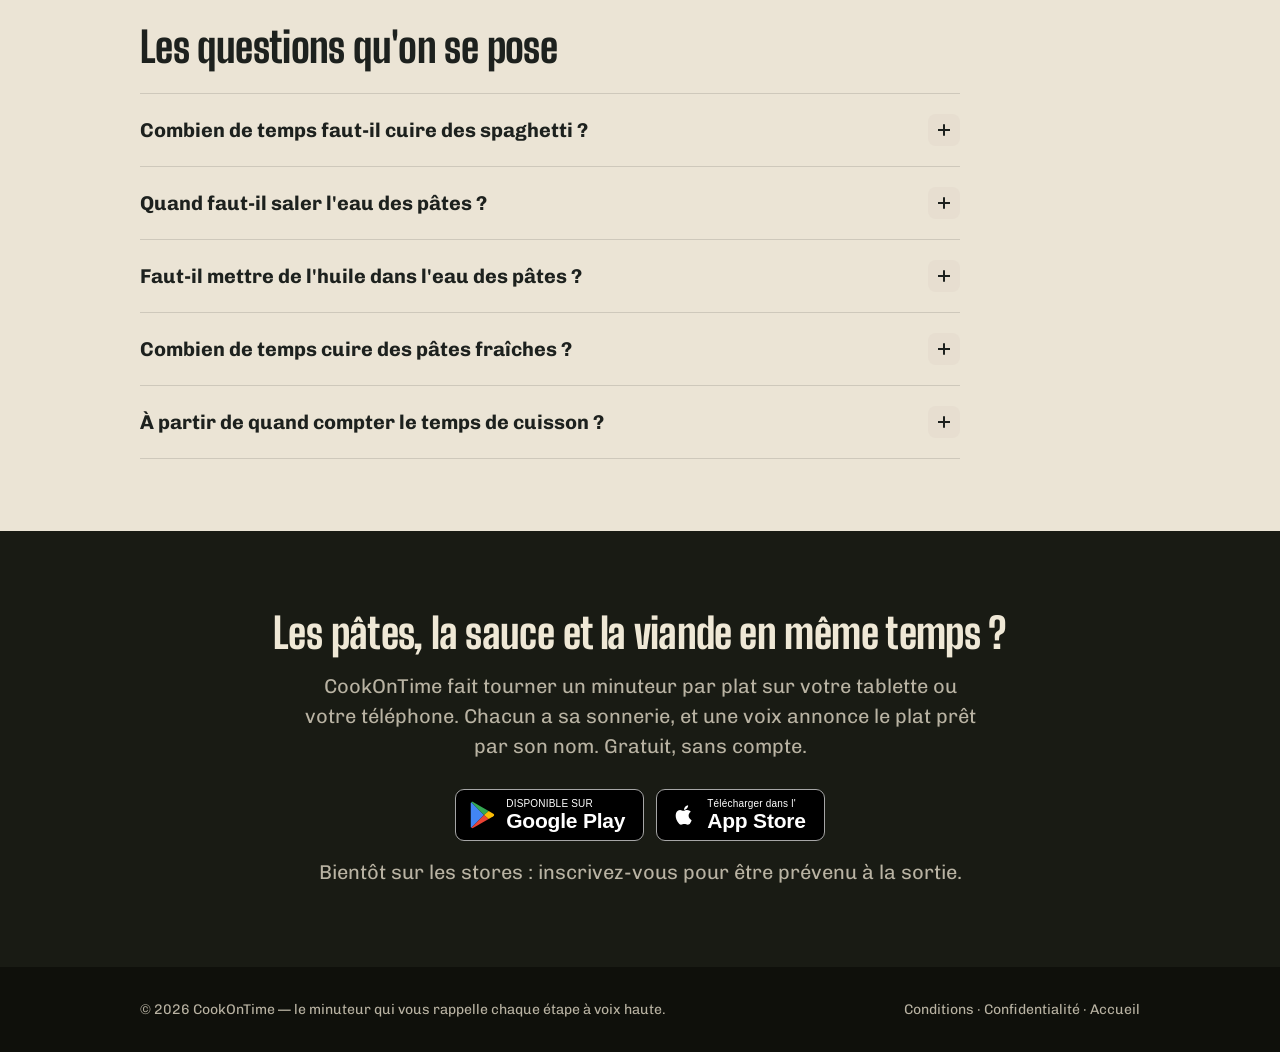
<file: fr/temps-de-cuisson/pates/index.html>
<!DOCTYPE html>
<html lang="fr">
<head>
<meta charset="UTF-8">
<!-- Google Analytics (G-W3V1ZGBVZE) : mesure d'audience du site, propriété « cookontime-app ». -->
<script async src="https://www.googletagmanager.com/gtag/js?id=G-W3V1ZGBVZE"></script>
<script>
  window.dataLayer = window.dataLayer || [];
  function gtag(){dataLayer.push(arguments);}
  gtag('js', new Date());
  gtag('config', 'G-W3V1ZGBVZE', {allow_google_signals: false, allow_ad_personalization_signals: false, cookie_expires: 33696000});
</script>
<meta name="viewport" content="width=device-width, initial-scale=1, viewport-fit=cover">
<title>Temps de cuisson des pâtes : tableau et minuteur en ligne | CookOnTime</title>
<meta name="description" content="Temps de cuisson des pâtes : spaghetti, penne, fusilli, tagliatelles, pâtes fraîches. Le tableau des temps al dente et un minuteur à lancer en un clic, gratuit.">
<meta name="theme-color" content="#191b14">
<link rel="canonical" href="https://cookontime.app/fr/temps-de-cuisson/pates/">
<link rel="alternate" hreflang="en" href="https://cookontime.app/cooking-times/pasta/">
<link rel="alternate" hreflang="fr" href="https://cookontime.app/fr/temps-de-cuisson/pates/">
<link rel="alternate" hreflang="x-default" href="https://cookontime.app/cooking-times/pasta/">
<link rel="icon" type="image/png" sizes="32x32" href="/assets/favicon-32.png">
<link rel="apple-touch-icon" href="/assets/apple-touch-icon.png">
<meta property="og:type" content="article">
<meta property="og:url" content="https://cookontime.app/fr/temps-de-cuisson/pates/">
<meta property="og:locale" content="fr_FR">
<meta property="og:title" content="Temps de cuisson des pâtes : tableau et minuteur en ligne">
<meta property="og:description" content="Le temps al dente de chaque forme de pâtes, et un minuteur qui sonne et annonce à voix haute quand c'est prêt.">
<meta property="og:image" content="https://cookontime.app/assets/og-fr.png">
<meta name="twitter:card" content="summary_large_image">
<link rel="stylesheet" href="/assets/fonts/fonts.css">

<script type="application/ld+json">
{
  "@context": "https://schema.org",
  "@type": "BreadcrumbList",
  "itemListElement": [
    {"@type":"ListItem","position":1,"name":"CookOnTime","item":"https://cookontime.app/fr/"},
    {"@type":"ListItem","position":2,"name":"Temps de cuisson des pâtes","item":"https://cookontime.app/fr/temps-de-cuisson/pates/"}
  ]
}
</script>
<script type="application/ld+json">
{
  "@context": "https://schema.org",
  "@type": "FAQPage",
  "mainEntity": [
    {"@type":"Question","name":"Combien de temps faut-il cuire des spaghetti ?","acceptedAnswer":{"@type":"Answer","text":"Les spaghetti secs cuisent en 8 à 10 minutes dans l'eau bouillante salée, selon leur épaisseur. Goûtez une minute avant la fin du temps indiqué sur le paquet pour une cuisson al dente."}},
    {"@type":"Question","name":"Quand faut-il saler l'eau des pâtes ?","acceptedAnswer":{"@type":"Answer","text":"Salez quand l'eau bout, juste avant d'ajouter les pâtes : environ 10 g de gros sel par litre d'eau."}},
    {"@type":"Question","name":"Faut-il mettre de l'huile dans l'eau des pâtes ?","acceptedAnswer":{"@type":"Answer","text":"Non. L'huile reste à la surface et n'empêche pas les pâtes de coller. Ce qui les empêche de coller, c'est assez d'eau (1 litre pour 100 g) et quelques coups de cuillère pendant la première minute."}},
    {"@type":"Question","name":"Combien de temps cuire des pâtes fraîches ?","acceptedAnswer":{"@type":"Answer","text":"Les pâtes fraîches fines du commerce (tagliatelles, ravioli) cuisent en 2 à 4 minutes, et sont prêtes peu après être remontées à la surface. Les pâtes fraîches plus épaisses, souvent faites maison, demandent plus longtemps : suivez l'emballage ou goûtez."}},
    {"@type":"Question","name":"À partir de quand compter le temps de cuisson ?","acceptedAnswer":{"@type":"Answer","text":"Lancez le minuteur quand l'eau repart à ébullition après avoir ajouté les pâtes, pas au moment où vous les plongez."}}
  ]
}
</script>

<style>
@font-face{font-family:'DSEG7 Classic'; src:url(/assets/fonts/DSEG7Classic-Bold.ttf) format('truetype'); font-weight:700; font-display:swap}
:root{
  /* Jetons repris de la page d'accueil (eux-mêmes repris de app/lib/ui/theme.dart) */
  --service:#191b14; --service-2:#24271d; --on-service:#efe8d6; --on-service-2:#b9b3a3;
  --paper:#f4efe4; --paper-2:#ebe4d5; --tile:#e7ded0;
  --ink:#1d211e; --muted:#5b6259; --line:rgba(28,33,28,.14);
  --ember:#e8600f; --ember-2:#c94f08; --on-ember:#fff8f0;
  --amber:#dd9207; --mint:#0fa96a; --red:#e03131;
  --t1:clamp(40px,5.6vw,64px); --t2:clamp(30px,3.6vw,42px); --t3:clamp(22px,2.4vw,28px);
  --t4:20px; --t5:16px; --t6:14px;
  --maxw:1080px; --gut:clamp(16px,4vw,40px);
}
*{box-sizing:border-box}
body{margin:0; background:var(--paper); color:var(--ink); font-family:'Chivo',system-ui,sans-serif; font-size:var(--t4); line-height:1.5; -webkit-font-smoothing:antialiased; overflow-x:hidden}
h1,h2,h3{font-family:'Big Shoulders Display',sans-serif; font-weight:800; margin:0; text-wrap:balance}
h1{font-size:var(--t1); line-height:1.02; letter-spacing:-.02em}
h2{font-size:var(--t2); line-height:1.05; letter-spacing:-.015em}
h3{font-size:var(--t3); line-height:1.1}
p{margin:0}
a{color:inherit}
.wrap{max-width:var(--maxw); margin:0 auto; padding:0 var(--gut)}
.visually-hidden{position:absolute; width:1px; height:1px; overflow:hidden; clip:rect(0 0 0 0); white-space:nowrap}
.seg{font-family:'DSEG7 Classic',monospace; font-weight:700; font-style:normal}
.btn{display:inline-flex; align-items:center; justify-content:center; gap:8px; min-height:48px; padding:12px 28px; border-radius:12px;
  font-family:'Chivo',sans-serif; font-weight:700; font-size:18px; border:2px solid transparent; cursor:pointer; text-decoration:none;
  transition:transform .12s ease, background .15s ease, border-color .15s ease}
.btn:focus-visible,.chip:focus-visible,.step:focus-visible{outline:3px solid var(--amber); outline-offset:3px}
.btn:active{transform:translateY(1px)}
.btn-ember{background:var(--ember); color:var(--on-ember)}
.btn-ember:hover{background:var(--ember-2)}
.btn-line{background:transparent; color:var(--on-service); border-color:rgba(239,232,214,.28)}
.btn-line:hover{border-color:var(--on-service)}

/* en-tête : le bandeau de l'app, comme sur l'accueil */
header{position:sticky; top:0; z-index:40; background:var(--service); color:var(--on-service); border-bottom:1px solid rgba(239,232,214,.08)}
.nav{display:flex; align-items:center; gap:16px; height:64px}
.brand{display:flex; align-items:center; gap:12px; margin-right:auto; text-decoration:none}
.brand img{height:28px; width:auto}
.brand b{font-family:'Big Shoulders Display',sans-serif; font-weight:800; font-size:24px}
.nav .btn{min-height:40px; padding:8px 20px; font-size:var(--t5)}
.nav a.lang{display:inline-flex; align-items:center; justify-content:center; min-width:44px; min-height:40px; padding:0 12px; border-radius:10px; border:1px solid rgba(239,232,214,.28); color:var(--on-service); font-weight:700; font-size:var(--t6); text-decoration:none}
.nav a.lang:hover{border-color:var(--on-service)}
.nav a.lang:focus-visible{outline:3px solid var(--amber); outline-offset:3px}

/* haut de page : le minuteur EST le sujet */
.hero{background:var(--service); color:var(--on-service); padding:40px 0 56px}
.crumbs{font-size:var(--t6); color:var(--on-service-2); margin-bottom:16px}
.crumbs a{text-decoration:none} .crumbs a:hover{color:var(--on-service)}
.hero .wrap{display:grid; grid-template-columns:minmax(0,1fr) minmax(0,1fr); gap:40px; align-items:center}
.lede{margin-top:16px; color:var(--on-service-2); font-size:var(--t4); max-width:44ch}
.lede b{color:var(--on-service)}

.timer{position:relative; background:var(--service-2); border:1px solid rgba(239,232,214,.10); border-radius:20px; padding:24px}
/* Bande de progression : le contour du minuteur se vide a mesure que le temps passe */
.ring{position:absolute; inset:-1px; width:calc(100% + 2px); height:calc(100% + 2px); pointer-events:none; overflow:visible}
.ring rect{fill:none; stroke-width:5; stroke-linecap:round; opacity:0; transition:opacity .3s, stroke .3s}
.timer[data-state="run"] .ring rect,.timer[data-state="paused"] .ring rect,.timer[data-state="done"] .ring rect{opacity:1}
.ring .track{stroke:rgba(239,232,214,.08)}
.ring .bar{stroke:#5cc79a}
.timer[data-state="run"].late .ring .bar{stroke:var(--amber)}
.timer[data-state="paused"] .ring .bar{stroke:var(--on-service-2)}
.timer[data-state="done"] .ring .track{stroke:var(--red); animation:blink 1s steps(2) infinite}
.timer-name{font-size:var(--t5); color:var(--on-service-2); text-transform:uppercase; letter-spacing:.08em; font-weight:700}
.readout{display:flex; align-items:center; justify-content:space-between; gap:12px; margin:12px 0 20px}
.digits{font-size:clamp(56px,9vw,88px); line-height:1; color:var(--on-service); font-variant-numeric:tabular-nums; transition:color .2s}
.timer[data-state="run"] .digits{color:#5cc79a}
.timer[data-state="done"] .digits{color:var(--red); animation:blink 1s steps(2) infinite}
@keyframes blink{50%{opacity:.35}}
.steps{display:flex; flex-direction:column; gap:8px}
.step{width:48px; height:40px; border-radius:10px; border:1px solid rgba(239,232,214,.28); background:transparent; color:var(--on-service);
  font:700 var(--t5) 'Chivo',sans-serif; cursor:pointer}
.step:hover{border-color:var(--on-service)}
.chips{display:flex; flex-wrap:wrap; gap:8px; margin-bottom:20px}
.chip{min-height:40px; padding:8px 16px; border-radius:999px; border:1px solid rgba(239,232,214,.22); background:transparent; color:var(--on-service-2);
  font:500 var(--t6) 'Chivo',sans-serif; cursor:pointer}
.chip:hover{color:var(--on-service); border-color:rgba(239,232,214,.5)}
.chip[aria-pressed="true"]{background:var(--on-service); color:var(--service); border-color:var(--on-service); font-weight:700}
.actions{display:flex; gap:12px}
.actions .btn{flex:1}
.voice-note{margin-top:12px; font-size:var(--t6); color:var(--on-service-2)}
/* Badges des stores : noirs, bord gris, logo officiel, comme sur tous les sites d'apps */
.store-badges{display:flex; gap:12px; margin-top:16px; flex-wrap:wrap}
.store-badges.center{justify-content:center; margin-top:28px}
.store-badge{display:inline-flex; align-items:center; gap:10px; height:52px; padding:0 18px 0 14px; border-radius:9px;
  background:#000; color:#fff; border:1px solid #a6a6a6; text-decoration:none; font-family:-apple-system,'Segoe UI',Roboto,Helvetica,Arial,sans-serif;
  transition:transform .12s ease, border-color .15s ease}
.store-badge:hover{border-color:#fff}
.store-badge:active{transform:translateY(1px)}
.store-badge:focus-visible{outline:3px solid var(--amber); outline-offset:3px}
.store-badge span{display:flex; flex-direction:column; line-height:1.05; text-align:left}
.store-badge small{font-size:10px; letter-spacing:.02em}
.store-badge b{font-size:21px; font-weight:600; letter-spacing:-.01em}
.sb-logo{width:26px; height:28px; flex:none}
.soon{margin-top:12px; font-size:var(--t6); color:var(--on-service-2)}
.os{width:20px; height:20px; flex:none}
figure{margin:0}
figure img{display:block; width:100%; height:auto; border-radius:16px; background:var(--paper-2)}
figcaption{margin-top:12px; font-size:var(--t6); color:var(--muted); max-width:68ch}
.howgrid,.split{display:grid; grid-template-columns:minmax(0,1.1fr) minmax(0,.9fr); gap:40px; align-items:start; margin-top:8px}
.split{align-items:center; margin-top:0}
.split.photo-first{grid-template-columns:minmax(0,.9fr) minmax(0,1.1fr)}
.howgrid ol.how{margin-top:16px}
.split p + p{margin-top:16px}
.split p{font-size:var(--t5)}
ul.shapes{margin:20px 0 0; padding:0; list-style:none; display:grid; grid-template-columns:1fr 1fr; gap:8px 24px; font-size:var(--t5)}
ul.shapes li{display:flex; justify-content:space-between; border-bottom:1px solid var(--line); padding:8px 0}
ul.shapes b{font-variant-numeric:tabular-nums}
@media (max-width:820px){ .howgrid,.split,.split.photo-first{grid-template-columns:1fr; gap:24px} }

/* corps */
main section{padding:72px 0}
main section.alt{background:var(--paper-2)}
main section.dark{background:var(--service); color:var(--on-service); text-align:center; padding:80px 0}
main section.dark p{color:var(--on-service-2); max-width:56ch; margin:16px auto 0; font-size:var(--t4)}
.prose{max-width:68ch}
.prose p + p{margin-top:16px}
.muted{color:var(--muted)}
table{width:100%; border-collapse:collapse; margin-top:24px; font-size:var(--t5); font-variant-numeric:tabular-nums}
.table-scroll{overflow-x:auto}
th,td{text-align:left; padding:12px 16px; border-bottom:1px solid var(--line)}
th{font-size:var(--t6); text-transform:uppercase; letter-spacing:.06em; color:var(--muted); font-weight:700}
td:nth-child(2){font-weight:700; white-space:nowrap}
td button{min-height:36px; padding:4px 12px; border-radius:8px; border:1px solid var(--line); background:var(--paper); font:700 var(--t6) 'Chivo',sans-serif; cursor:pointer; white-space:nowrap}
td button:hover{border-color:var(--ink)}
td button:focus-visible{outline:3px solid var(--amber); outline-offset:2px}
.note{margin-top:16px; font-size:var(--t5); color:var(--muted)}
ol.how{margin:24px 0 0; padding:0; list-style:none; counter-reset:how; display:grid; gap:16px; max-width:68ch}
ol.how li{counter-increment:how; display:grid; grid-template-columns:40px 1fr; gap:12px; font-size:var(--t5)}
ol.how li::before{content:counter(how); width:32px; height:32px; border-radius:8px; background:var(--tile); display:grid; place-items:center; font-weight:700; font-size:var(--t6)}
.pro{margin-top:24px; background:var(--paper-2); border-radius:16px; padding:24px; max-width:68ch; font-size:var(--t5)}
.pro h3{font-size:var(--t4); font-family:'Chivo',sans-serif; margin-bottom:8px}
h2 + details{margin-top:24px}
details{border-top:1px solid var(--line); max-width:820px}
details:last-of-type{border-bottom:1px solid var(--line)}
summary{position:relative; list-style:none; cursor:pointer; padding:20px 0; font-weight:700; font-size:var(--t4); display:flex; justify-content:space-between; align-items:center; gap:16px; transition:color .2s}
summary:hover{color:var(--ember)}
summary::-webkit-details-marker{display:none}
/* Icone + / - comme sur l'accueil : la barre verticale pivote pour se poser sur l'horizontale */
summary::after{content:""; flex:none; width:32px; height:32px; border-radius:8px; background:linear-gradient(var(--ink),var(--ink)) center/12px 2px no-repeat, var(--tile); transition:background-color .3s}
summary::before{content:""; position:absolute; right:15px; top:50%; width:2px; height:12px; margin-top:-6px; border-radius:1px; background:var(--ink); transition:transform .35s cubic-bezier(.2,.7,.2,1), background-color .3s}
details[open] summary::after{background:linear-gradient(#fff,#fff) center/12px 2px no-repeat, var(--ember)}
details[open] summary::before{transform:rotate(90deg); background:#fff}
details.closing summary::after{background:linear-gradient(var(--ink),var(--ink)) center/12px 2px no-repeat, var(--tile)}
details.closing summary::before{transform:none; background:var(--ink)}
summary:focus-visible{outline:3px solid var(--amber); outline-offset:2px}
details p{padding:0 0 20px; color:var(--muted); font-size:var(--t5); max-width:64ch}
footer{background:#0f100b; color:var(--on-service-2); padding:32px 0; font-size:var(--t6)}
footer .wrap{display:flex; flex-wrap:wrap; gap:16px; justify-content:space-between}
footer a{text-decoration:none} footer a:hover{color:#fff}

@media (max-width:820px){
  .hero .wrap{grid-template-columns:1fr; gap:28px}
}
@media (prefers-reduced-motion:reduce){ *{animation:none !important; transition:none !important} }
</style>
</head>
<body>
<header>
  <div class="wrap nav">
    <a class="brand" href="/fr/"><img src="/assets/logo-mark-white.webp" alt="" width="361" height="256"><b>CookOnTime</b></a>
    <a class="lang" href="/cooking-times/pasta/" hreflang="en" lang="en" aria-label="English version">EN</a>
    <a class="btn btn-ember" href="/fr/#lancement">L'app gratuite</a>
  </div>
</header>

<div class="hero">
  <div class="wrap">
    <div>
      <nav class="crumbs" aria-label="Fil d'Ariane"><a href="/fr/">CookOnTime</a> › Temps de cuisson des pâtes</nav>
      <h1>Temps de cuisson des pâtes</h1>
      <p class="lede">Des pâtes sèches <b>al dente</b> cuisent en <b>8 à 12 minutes</b> selon leur forme, des pâtes fraîches en <b>2 à 4 minutes</b>. Choisissez vos pâtes, lancez le minuteur : il sonne et vous dit quand c'est prêt.</p>
    </div>

    <div class="timer-col">
    <div class="timer" id="timer" data-state="idle" aria-label="Minuteur de cuisson">
      <svg class="ring" id="tRing" aria-hidden="true"><rect class="track"/><rect class="bar" id="tBar" pathLength="1000"/></svg>
      <div class="timer-name" id="tName">Spaghetti</div>
      <div class="readout">
        <output class="seg digits" id="tDigits" aria-live="off">09:00</output>
        <div class="steps">
          <button class="step" type="button" id="tPlus" aria-label="Une minute de plus">+1</button>
          <button class="step" type="button" id="tMinus" aria-label="Une minute de moins">−1</button>
        </div>
      </div>
      <div class="chips" role="group" aria-label="Forme de pâtes">
        <button class="chip" type="button" data-min="9" data-name="Spaghetti" aria-pressed="true">Spaghetti 9 min</button>
        <button class="chip" type="button" data-min="11" data-name="Penne">Penne 11 min</button>
        <button class="chip" type="button" data-min="11" data-name="Fusilli">Fusilli 11 min</button>
        <button class="chip" type="button" data-min="8" data-name="Coquillettes">Coquillettes 8 min</button>
        <button class="chip" type="button" data-min="7" data-name="Tagliatelles">Tagliatelles 7 min</button>
        <button class="chip" type="button" data-min="3" data-name="Pâtes fraîches">Fraîches 3 min</button>
      </div>
      <div class="actions">
        <button class="btn btn-ember" type="button" id="tGo">Lancer</button>
        <button class="btn btn-line" type="button" id="tReset">Remettre à zéro</button>
      </div>
      <p class="voice-note" id="tNote">Lancez-le quand l'eau repart à ébullition. Il sonne et annonce « Spaghetti, c'est prêt ».</p>
    </div>
    <div class="store-badges">
      <a class="store-badge" href="/fr/#lancement" aria-label="Disponible sur Google Play"><svg class="sb-logo" viewBox="0 0 24 26" aria-hidden="true"><path fill="#4285F4" d="M1.2 1.1 13 13 1.2 24.9C.8 24.6.6 24.1.6 23.5V2.5c0-.6.2-1.1.6-1.4z"/><path fill="#34A853" d="M1.2 1.1c.5-.4 1.2-.4 1.9 0L17.3 9.3 13 13z"/><path fill="#EA4335" d="M13 13l4.3 3.7L3.1 24.9c-.7.4-1.4.4-1.9 0z"/><path fill="#FBBC04" d="M17.3 9.3l4.3 2.5c1 .6 1 1.8 0 2.4l-4.3 2.5L13 13z"/></svg><span><small>DISPONIBLE SUR</small><b>Google Play</b></span></a>
      <a class="store-badge" href="/fr/#lancement" aria-label="Télécharger dans l'App Store"><svg class="sb-logo" viewBox="0 0 24 24" aria-hidden="true"><path fill="#fff" d="M17.05 20.28c-.98.95-2.05.8-3.08.35-1.09-.46-2.09-.48-3.24 0-1.44.62-2.2.44-3.06-.35C2.79 15.25 3.51 7.59 8.31 7.34c1.35.07 2.29.74 3.08.8 1.18-.24 2.31-.93 3.57-.84 1.51.12 2.65.72 3.4 1.8-3.12 1.87-2.63 5.98.68 7.68-.66 1.73-1.53 3.45-2.01 3.7zM12.03 7.25c-.15-2.23 1.66-4.07 3.74-4.25.29 2.58-2.34 4.5-3.74 4.25z"/></svg><span><small>Télécharger dans l'</small><b>App Store</b></span></a>
    </div>
    </div>
  </div>
</div>

<main>
  <section>
    <div class="wrap">
      <div class="split">
        <div>
          <h2>Un minuteur à côté de la casserole</h2>
          <p class="note">Posez votre téléphone ou votre tablette près du feu : le minuteur reste affiché en grand, sonne à la fin et annonce le plat prêt à voix haute. Plus besoin de surveiller l'horloge en remuant la sauce.</p>
          <p class="note">Avec l'app CookOnTime, chaque plat a son propre minuteur : les pâtes, la sauce et la viande tournent en même temps, chacun avec sa sonnerie.</p>
        </div>
        <figure>
          <img src="/assets/cuisson/pates-cuisson-minuteur-tablette.webp" width="1376" height="768" fetchpriority="high"
               alt="Spaghetti en train de cuire dans une casserole d'eau bouillante, minuteur de cuisson CookOnTime affiché sur une tablette posée à côté">
        </figure>
      </div>
    </div>
  </section>

  <section class="alt">
    <div class="wrap">
      <h2>Tableau des temps de cuisson</h2>
      <p class="note">Temps pour une cuisson al dente, comptés à la reprise de l'ébullition. Le paquet fait foi : chaque marque a son épaisseur. Goûtez une minute avant la fin.</p>
      <div class="table-scroll">
        <table>
          <thead><tr><th scope="col">Pâtes</th><th scope="col">Al dente</th><th scope="col">Bien cuites</th><th scope="col"><span class="visually-hidden">Minuteur</span></th></tr></thead>
          <tbody>
            <tr><td>Spaghetti</td><td>8 à 10 min</td><td>11 min</td><td><button type="button" data-min="9" data-name="Spaghetti">Lancer 9 min</button></td></tr>
            <tr><td>Linguine</td><td>9 à 11 min</td><td>12 min</td><td><button type="button" data-min="10" data-name="Linguine">Lancer 10 min</button></td></tr>
            <tr><td>Penne</td><td>10 à 12 min</td><td>13 min</td><td><button type="button" data-min="11" data-name="Penne">Lancer 11 min</button></td></tr>
            <tr><td>Fusilli</td><td>10 à 12 min</td><td>13 min</td><td><button type="button" data-min="11" data-name="Fusilli">Lancer 11 min</button></td></tr>
            <tr><td>Farfalle</td><td>10 à 12 min</td><td>13 min</td><td><button type="button" data-min="11" data-name="Farfalle">Lancer 11 min</button></td></tr>
            <tr><td>Rigatoni</td><td>12 à 14 min</td><td>15 min</td><td><button type="button" data-min="13" data-name="Rigatoni">Lancer 13 min</button></td></tr>
            <tr><td>Coquillettes</td><td>7 à 9 min</td><td>10 min</td><td><button type="button" data-min="8" data-name="Coquillettes">Lancer 8 min</button></td></tr>
            <tr><td>Tagliatelles sèches</td><td>6 à 8 min</td><td>9 min</td><td><button type="button" data-min="7" data-name="Tagliatelles">Lancer 7 min</button></td></tr>
            <tr><td>Pâtes fraîches fines</td><td>2 à 4 min</td><td>5 min</td><td><button type="button" data-min="3" data-name="Pâtes fraîches">Lancer 3 min</button></td></tr>
            <tr><td>Ravioli frais</td><td>3 à 5 min</td><td>6 min</td><td><button type="button" data-min="4" data-name="Ravioli">Lancer 4 min</button></td></tr>
          </tbody>
        </table>
      </div>
      <div class="split photo-first" style="margin-top:48px">
        <figure>
          <img src="/assets/cuisson/formes-de-pates.webp" width="1200" height="670" loading="lazy"
               alt="Formes de pâtes sèches vues de dessus : spaghetti, linguine, penne, fusilli, farfalle, rigatoni, coquillettes et tagliatelles">
          <figcaption>En haut : spaghetti, linguine, penne, fusilli. En bas : farfalle, rigatoni, coquillettes, tagliatelles.</figcaption>
        </figure>
        <div>
          <h3>Les formes de pâtes et leur temps de cuisson</h3>
          <p class="note">Plus la pâte est épaisse, plus elle cuit longtemps : les pâtes longues et fines cuisent vite, les tubes épais comme les rigatoni demandent le plus de temps.</p>
          <ul class="shapes">
            <li>Spaghetti <b>9 min</b></li><li>Linguine <b>10 min</b></li>
            <li>Penne <b>11 min</b></li><li>Fusilli <b>11 min</b></li>
            <li>Farfalle <b>11 min</b></li><li>Rigatoni <b>13 min</b></li>
            <li>Coquillettes <b>8 min</b></li><li>Tagliatelles <b>7 min</b></li>
          </ul>
        </div>
      </div>
    </div>
  </section>

  <section>
    <div class="wrap">
      <h2>Comment cuire les pâtes</h2>
      <div class="howgrid">
      <ol class="how">
        <li><span><b>Beaucoup d'eau :</b> 1 litre d'eau pour 100 g de pâtes, dans une grande casserole.</span></li>
        <li><span><b>Salez à l'ébullition :</b> environ 10 g de gros sel par litre, quand l'eau bout à gros bouillons.</span></li>
        <li><span><b>Plongez et remuez</b> pendant la première minute : c'est ce qui empêche les pâtes de coller. Pas besoin d'huile.</span></li>
        <li><span><b>Lancez le minuteur</b> quand l'eau repart à ébullition, et laissez cuire sans couvercle.</span></li>
        <li><span><b>Goûtez une minute avant</b> la fin : la pâte doit résister un peu sous la dent.</span></li>
        <li><span><b>Gardez une louche d'eau de cuisson</b> avant d'égoutter : son amidon lie la sauce.</span></li>
      </ol>
      <figure>
        <img src="/assets/cuisson/spaghetti-al-dente.webp" width="1200" height="896" loading="lazy"
             alt="Spaghetti al dente soulevés à la fourchette au-dessus d'une casserole d'eau bouillante pour vérifier la cuisson">
        <figcaption>Le test al dente : sortez un spaghetti une minute avant la fin et croquez-le. Il doit résister un peu au centre.</figcaption>
      </figure>
      </div>
      <div class="pro">
        <h3>En restaurant : précuire pour le coup de feu</h3>
        <p>Beaucoup de cuisines précuisent les pâtes aux deux tiers du temps, les refroidissent dans l'eau glacée, puis les huilent légèrement pour la mise en place. Au moment du service, il reste une à deux minutes dans l'eau bouillante pour finir la cuisson.</p>
      </div>
    </div>
  </section>

  <section class="alt">
    <div class="wrap">
      <h2>Les questions qu'on se pose</h2>
      <details><summary>Combien de temps faut-il cuire des spaghetti ?</summary><p>Les spaghetti secs cuisent en 8 à 10 minutes dans l'eau bouillante salée, selon leur épaisseur. Goûtez une minute avant la fin du temps indiqué sur le paquet pour une cuisson al dente.</p></details>
      <details><summary>Quand faut-il saler l'eau des pâtes ?</summary><p>Salez quand l'eau bout, juste avant d'ajouter les pâtes : environ 10 g de gros sel par litre d'eau.</p></details>
      <details><summary>Faut-il mettre de l'huile dans l'eau des pâtes ?</summary><p>Non. L'huile reste à la surface et n'empêche pas les pâtes de coller. Ce qui les empêche de coller, c'est assez d'eau (1 litre pour 100 g) et quelques coups de cuillère pendant la première minute.</p></details>
      <details><summary>Combien de temps cuire des pâtes fraîches ?</summary><p>Les pâtes fraîches fines du commerce (tagliatelles, ravioli) cuisent en 2 à 4 minutes, et sont prêtes peu après être remontées à la surface. Les pâtes fraîches plus épaisses, souvent faites maison, demandent plus longtemps : suivez l'emballage ou goûtez.</p></details>
      <details><summary>À partir de quand compter le temps de cuisson ?</summary><p>Lancez le minuteur quand l'eau repart à ébullition après avoir ajouté les pâtes, pas au moment où vous les plongez.</p></details>
    </div>
  </section>

  <section class="dark" id="app">
    <div class="wrap">
      <h2>Les pâtes, la sauce et la viande en même temps ?</h2>
      <p>CookOnTime fait tourner un minuteur par plat sur votre tablette ou votre téléphone. Chacun a sa sonnerie, et une voix annonce le plat prêt par son nom. Gratuit, sans compte.</p>
      <div class="store-badges center">
      <a class="store-badge" href="/fr/#lancement" aria-label="Disponible sur Google Play"><svg class="sb-logo" viewBox="0 0 24 26" aria-hidden="true"><path fill="#4285F4" d="M1.2 1.1 13 13 1.2 24.9C.8 24.6.6 24.1.6 23.5V2.5c0-.6.2-1.1.6-1.4z"/><path fill="#34A853" d="M1.2 1.1c.5-.4 1.2-.4 1.9 0L17.3 9.3 13 13z"/><path fill="#EA4335" d="M13 13l4.3 3.7L3.1 24.9c-.7.4-1.4.4-1.9 0z"/><path fill="#FBBC04" d="M17.3 9.3l4.3 2.5c1 .6 1 1.8 0 2.4l-4.3 2.5L13 13z"/></svg><span><small>DISPONIBLE SUR</small><b>Google Play</b></span></a>
      <a class="store-badge" href="/fr/#lancement" aria-label="Télécharger dans l'App Store"><svg class="sb-logo" viewBox="0 0 24 24" aria-hidden="true"><path fill="#fff" d="M17.05 20.28c-.98.95-2.05.8-3.08.35-1.09-.46-2.09-.48-3.24 0-1.44.62-2.2.44-3.06-.35C2.79 15.25 3.51 7.59 8.31 7.34c1.35.07 2.29.74 3.08.8 1.18-.24 2.31-.93 3.57-.84 1.51.12 2.65.72 3.4 1.8-3.12 1.87-2.63 5.98.68 7.68-.66 1.73-1.53 3.45-2.01 3.7zM12.03 7.25c-.15-2.23 1.66-4.07 3.74-4.25.29 2.58-2.34 4.5-3.74 4.25z"/></svg><span><small>Télécharger dans l'</small><b>App Store</b></span></a>
    </div>
      <p class="soon">Bientôt sur les stores : inscrivez-vous pour être prévenu à la sortie.</p>
    </div>
  </section>
</main>

<footer>
  <div class="wrap">
    <span>© 2026 CookOnTime — le minuteur qui vous rappelle chaque étape à voix haute.</span>
    <span><a href="/terms.html">Conditions</a> · <a href="/fr/privacy.html">Confidentialité</a> · <a href="/fr/">Accueil</a></span>
  </div>
</footer>

<script>
/* Minuteur de la page : un plat, une sonnerie, une annonce vocale.
   L'heure de fin est calculée une fois (Date.now), pas décomptée seconde par
   seconde : un onglet mis en arrière-plan ne prend donc aucun retard. */
(function(){
  var box=document.getElementById('timer'), digits=document.getElementById('tDigits'), nameEl=document.getElementById('tName'),
      go=document.getElementById('tGo'), reset=document.getElementById('tReset'), note=document.getElementById('tNote'),
      plus=document.getElementById('tPlus'), minus=document.getElementById('tMinus'),
      chips=[].slice.call(document.querySelectorAll('.chip'));
  var name='Spaghetti', total=9*60*1000, left=total, endAt=0, tick=null, alarm=null, ctx=null, lock=null, title=document.title;

  function fmt(ms){ var s=Math.max(0,Math.ceil(ms/1000)), m=Math.floor(s/60); s%=60; return (m<10?'0':'')+m+':'+(s<10?'0':'')+s; }
  var ring=document.getElementById('tRing'), bar=document.getElementById('tBar'), rects=[].slice.call(ring.querySelectorAll('rect'));
  function frame(){ /* le rectangle suit la taille reelle du bloc (coins arrondis non deformes) */
    var w=ring.clientWidth, h=ring.clientHeight, i=2.5;
    ring.setAttribute('viewBox','0 0 '+w+' '+h);
    rects.forEach(function(r){ r.setAttribute('x',i); r.setAttribute('y',i); r.setAttribute('width',Math.max(0,w-2*i)); r.setAttribute('height',Math.max(0,h-2*i)); r.setAttribute('rx',19); });
  }
  function draw(){ digits.textContent=fmt(left);
    var f= total>0 ? Math.max(0,Math.min(1,left/total)) : 0;
    bar.setAttribute('stroke-dasharray', (1000*f)+' 1000');
    box.classList.toggle('late', f<0.2);
  }
  frame(); window.addEventListener('resize',frame);
  function state(s){ box.setAttribute('data-state',s); go.textContent = s==='run' ? 'Pause' : s==='done' ? 'Arrêter' : 'Lancer'; }
  function choose(min,n,quiet){
    if(!quiet) blip(700,900,.09);
    stop(); name=n; total=min*60000; left=total; nameEl.textContent=n; draw(); state('idle');
    note.textContent="Lancez-le quand l'eau repart à ébullition. Il sonne et annonce « "+n+", c'est prêt ».";
    chips.forEach(function(c){ c.setAttribute('aria-pressed', c.getAttribute('data-name')===n && +c.getAttribute('data-min')===min ? 'true':'false'); });
  }
  function beep(){
    try{
      ctx = ctx || new (window.AudioContext||window.webkitAudioContext)();
      var t=ctx.currentTime;
      [0,.25,.5].forEach(function(d){ var o=ctx.createOscillator(), g=ctx.createGain(); o.type='square'; o.frequency.value=880;
        g.gain.setValueAtTime(.0001,t+d); g.gain.exponentialRampToValueAtTime(.25,t+d+.02); g.gain.exponentialRampToValueAtTime(.0001,t+d+.18);
        o.connect(g); g.connect(ctx.destination); o.start(t+d); o.stop(t+d+.2); });
    }catch(e){}
  }
  function audio(){ try{ ctx = ctx || new (window.AudioContext||window.webkitAudioContext)(); if(ctx.state==='suspended') ctx.resume(); }catch(e){} return ctx; }
  /* un petit son a chaque geste : l'utilisateur comprend tout de suite que la page a du son */
  function blip(f1,f2,dur){
    var c=audio(); if(!c) return;
    try{ var t=c.currentTime, o=c.createOscillator(), g=c.createGain(); o.type='triangle';
      o.frequency.setValueAtTime(f1,t); if(f2) o.frequency.exponentialRampToValueAtTime(f2,t+dur);
      g.gain.setValueAtTime(.0001,t); g.gain.exponentialRampToValueAtTime(.22,t+.01); g.gain.exponentialRampToValueAtTime(.0001,t+dur);
      o.connect(g); g.connect(c.destination); o.start(t); o.stop(t+dur+.02); }catch(e){}
  }
  function say(text){
    try{ if(!window.speechSynthesis) return; var u=new SpeechSynthesisUtterance(text); u.lang='fr-FR'; speechSynthesis.cancel(); speechSynthesis.speak(u); }catch(e){}
  }
  function speak(){
    try{ if(!window.speechSynthesis) return; var u=new SpeechSynthesisUtterance(name+", c'est prêt"); u.lang='fr-FR'; speechSynthesis.cancel(); speechSynthesis.speak(u); }catch(e){}
  }
  function done(){
    clearInterval(tick); tick=null; left=0; draw(); state('done'); release();
    beep(); speak(); var n=0;
    alarm=setInterval(function(){ beep(); document.title = (n++%2) ? title : '⏰ '+name+' : prêt !'; if(n%8===0) speak(); },1500);
    if(window.gtag) gtag('event','timer_done',{page:'pates', item:name});
  }
  function run(){
    endAt=Date.now()+left; state('run'); keepAwake();
    blip(523,784,.18); var m=Math.round(left/60000); say("C'est parti : "+name+', '+m+(m>1?' minutes':' minute'));
    tick=setInterval(function(){ left=endAt-Date.now(); if(left<=0) done(); else draw(); },250);
    if(window.gtag) gtag('event','timer_started',{page:'pates', item:name, minutes:Math.round(total/60000)});
  }
  function pause(){ blip(660,440,.14); clearInterval(tick); tick=null; left=Math.max(0,endAt-Date.now()); state('paused'); go.textContent='Reprendre'; release(); }
  function stop(){ clearInterval(tick); tick=null; clearInterval(alarm); alarm=null; document.title=title; try{speechSynthesis.cancel();}catch(e){} release(); }
  function keepAwake(){ try{ if(navigator.wakeLock) navigator.wakeLock.request('screen').then(function(l){lock=l;}).catch(function(){}); }catch(e){} }
  function release(){ try{ if(lock){ lock.release(); lock=null; } }catch(e){} }

  go.addEventListener('click',function(){
    var s=box.getAttribute('data-state');
    if(ctx && ctx.state==='suspended') ctx.resume();
    else if(!ctx){ try{ ctx=new (window.AudioContext||window.webkitAudioContext)(); }catch(e){} } /* débloque le son sur iPhone */
    if(s==='run') pause(); else if(s==='done'){ blip(660,440,.14); stop(); left=total; draw(); state('idle'); } else run();
  });
  reset.addEventListener('click',function(){ blip(440,330,.12); stop(); left=total; draw(); state('idle'); });
  function nudge(d){ var s=box.getAttribute('data-state'); if(s==='done') return;
    if(s==='run'){ endAt=Math.max(Date.now()+1000,endAt+d); left=endAt-Date.now(); } else { left=Math.max(60000,left+d); total=Math.max(60000,total+d); }
    draw(); }
  plus.addEventListener('click',function(){ blip(880,0,.06); nudge(60000); });
  minus.addEventListener('click',function(){ blip(587,0,.06); nudge(-60000); });
  chips.forEach(function(c){ c.addEventListener('click',function(){ choose(+c.getAttribute('data-min'), c.getAttribute('data-name')); }); });
  [].forEach.call(document.querySelectorAll('td button'),function(b){
    b.addEventListener('click',function(){ choose(+b.getAttribute('data-min'), b.getAttribute('data-name'), true); box.scrollIntoView({behavior:'smooth',block:'center'}); go.click(); });
  });
  document.addEventListener('visibilitychange',function(){ if(!document.hidden && box.getAttribute('data-state')==='run') keepAwake(); });
  draw();
})();
</script>
<script>
/* FAQ : ouverture et fermeture animees (hauteur + fondu). Sans JS ou avec
   « reduire les animations », les <details> gardent leur comportement natif. */
(function(){
  var calm = window.matchMedia('(prefers-reduced-motion: reduce)');
  document.querySelectorAll('main details').forEach(function(d){
    var s = d.querySelector('summary'), p = d.querySelector('p'), anim = null;
    if (!s || !p || !d.animate) return;
    s.addEventListener('click', function(e){
      if (calm.matches) return;
      e.preventDefault();
      var from = d.offsetHeight, closing = d.open && !d.classList.contains('closing');
      if (anim) anim.cancel();
      var cs = getComputedStyle(d);
      var shut = s.offsetHeight + parseFloat(cs.borderTopWidth) + parseFloat(cs.borderBottomWidth);
      if (closing) { d.classList.add('closing'); }
      else { d.classList.remove('closing'); d.open = true; }
      var to = closing ? shut : d.offsetHeight;
      d.style.overflow = 'hidden';
      anim = d.animate({height: [from + 'px', to + 'px']}, {duration: closing ? 260 : 380, easing: 'cubic-bezier(.2,.7,.2,1)'});
      p.animate(closing ? {opacity: [1, 0], transform: ['none', 'translateY(-6px)']}
                        : {opacity: [0, 1], transform: ['translateY(-8px)', 'none']},
                {duration: closing ? 180 : 380, easing: 'ease-out', fill: 'both'});
      anim.onfinish = function(){
        if (closing) d.open = false;
        d.classList.remove('closing'); d.style.overflow = ''; anim = null;
        p.getAnimations().forEach(function(a){ a.cancel(); });
      };
    });
  });
})();
</script>
</body>
</html>
</file>
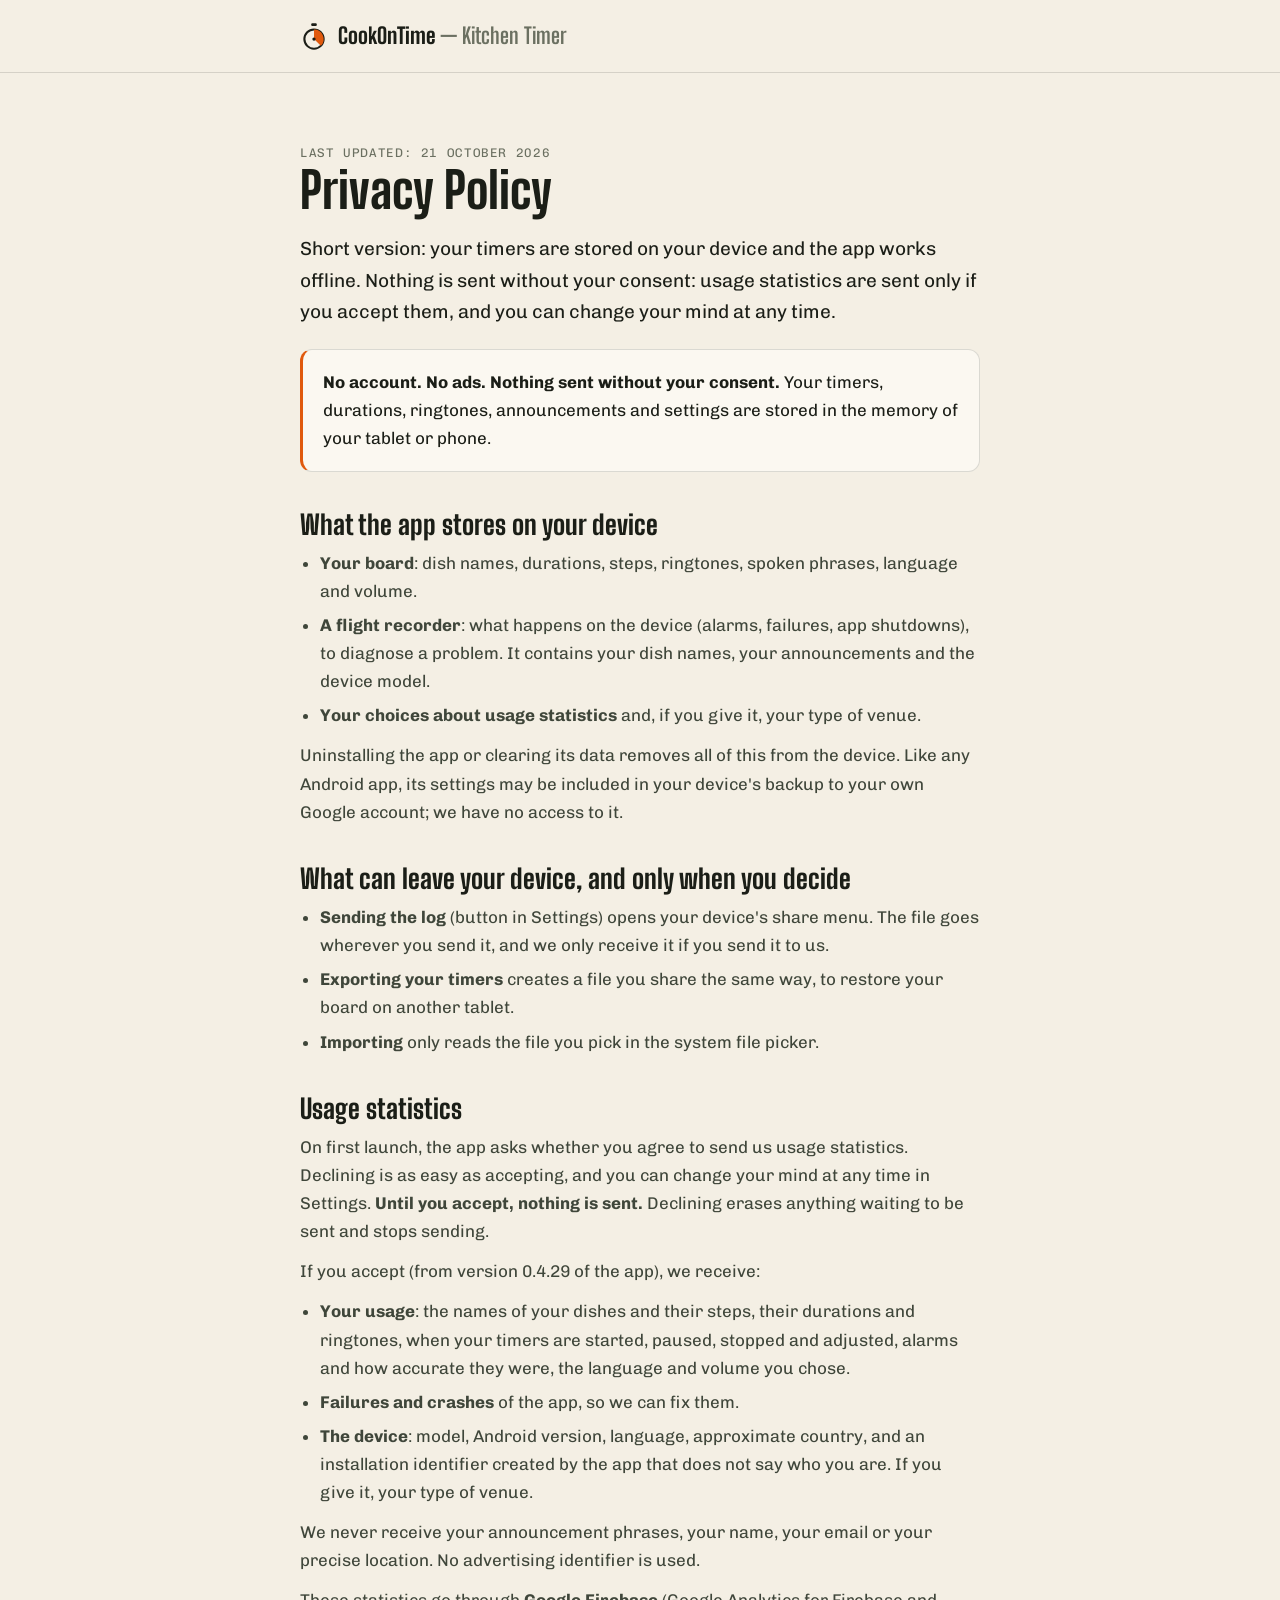
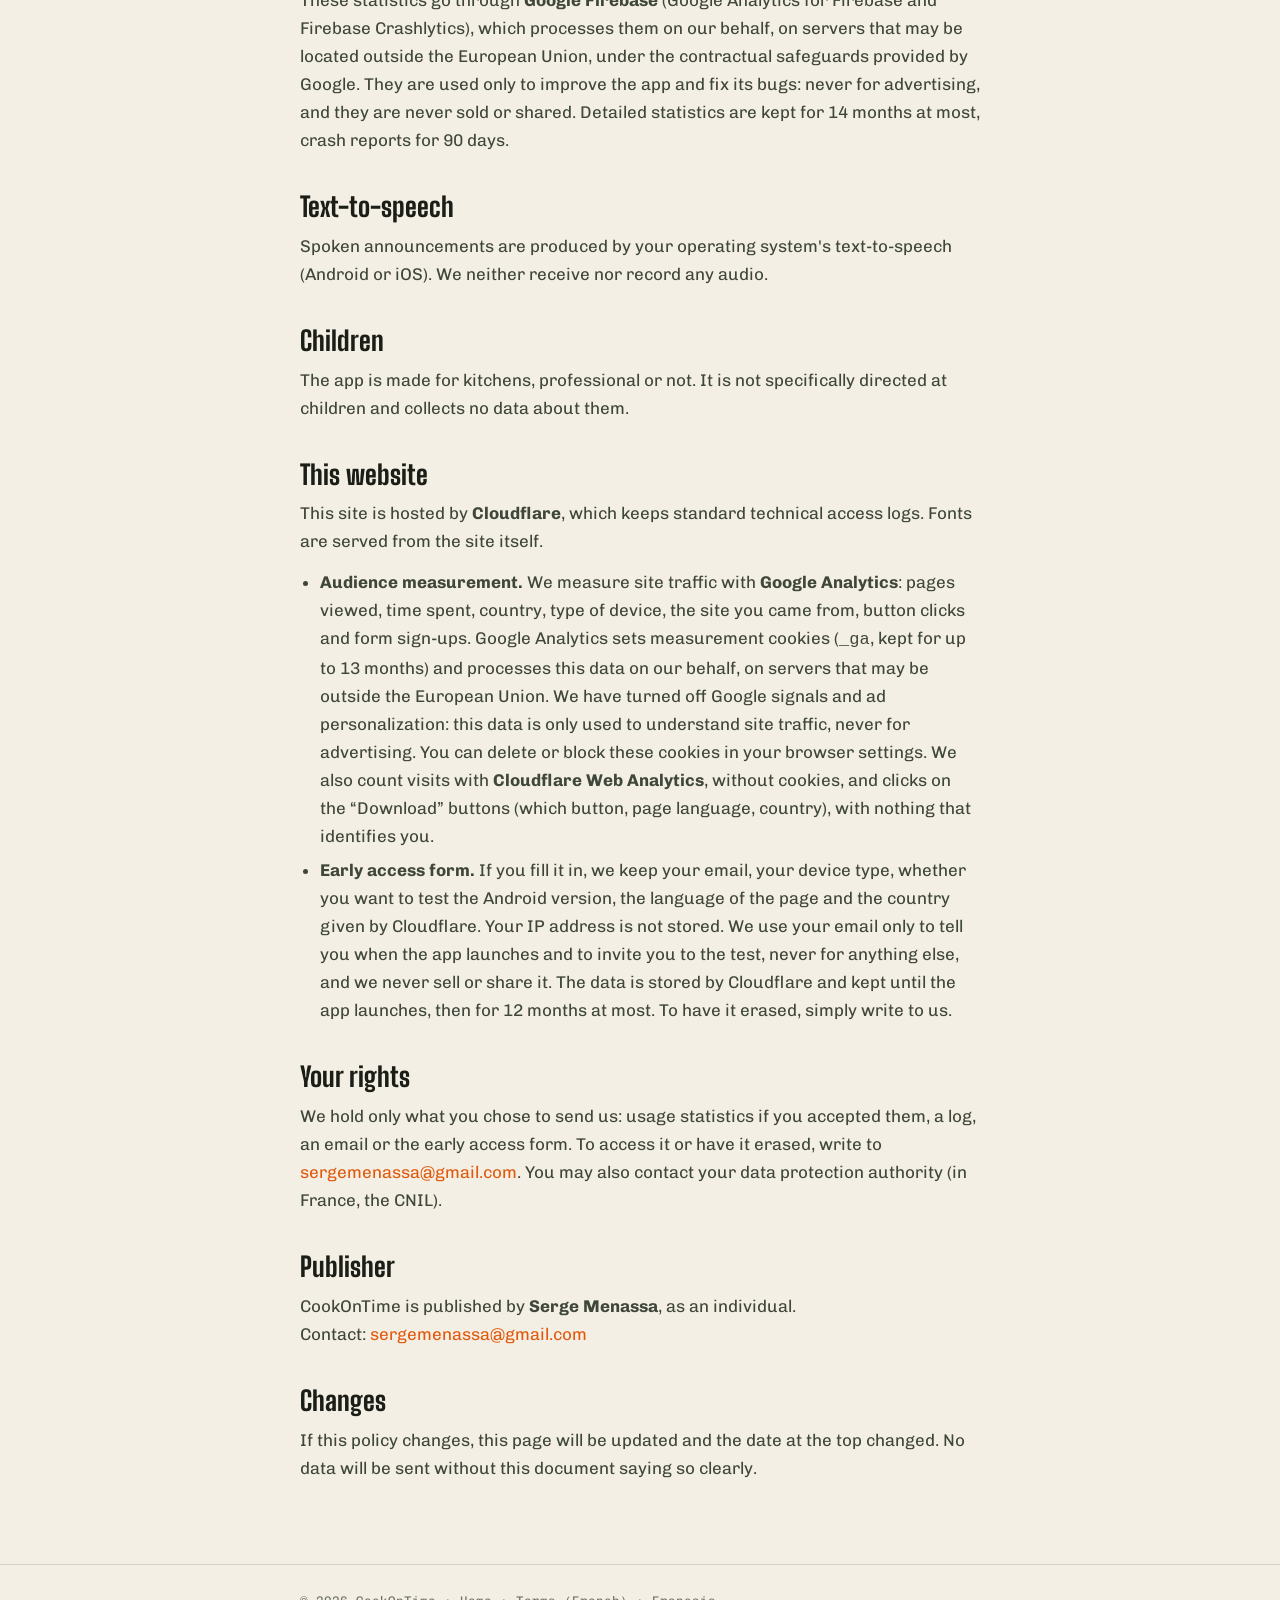
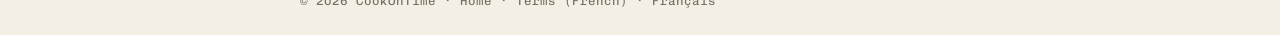
<file: privacy.html>
<!DOCTYPE html>
<html lang="en">
<head>
<meta charset="UTF-8">
<!-- Google Analytics (G-W3V1ZGBVZE) : mesure d'audience du site, propriété « cookontime-app ». -->
<script async src="https://www.googletagmanager.com/gtag/js?id=G-W3V1ZGBVZE"></script>
<script>
  window.dataLayer = window.dataLayer || [];
  function gtag(){dataLayer.push(arguments);}
  gtag('js', new Date());
  gtag('config', 'G-W3V1ZGBVZE', {allow_google_signals: false, allow_ad_personalization_signals: false, cookie_expires: 33696000});
</script>
<meta name="viewport" content="width=device-width, initial-scale=1">
<title>Privacy Policy — CookOnTime</title>
<meta name="description" content="Privacy policy of CookOnTime, the kitchen timer app. Your timers are stored on your device, and nothing is sent without your consent.">
<link rel="canonical" href="https://cookontime.app/privacy.html">
<link rel="alternate" hreflang="en" href="https://cookontime.app/privacy.html">
<link rel="alternate" hreflang="fr" href="https://cookontime.app/fr/privacy.html">
<link rel="icon" type="image/png" sizes="32x32" href="assets/favicon-32.png">
<link rel="apple-touch-icon" href="assets/apple-touch-icon.png">
<meta name="robots" content="index, follow">
<link rel="stylesheet" href="assets/fonts/fonts.css">
<style>
  :root{--paper:#f4efe4;--ink:#1b1e17;--ink-2:#3f463a;--ink-3:#6b7061;--ember:#e0590d;--line:rgba(27,30,23,.14);--dark:#191b14}
  *{box-sizing:border-box}
  body{margin:0;background:var(--paper);color:var(--ink);font-family:'Chivo',system-ui,sans-serif;font-size:17px;line-height:1.65}
  .wrap{max-width:760px;margin:0 auto;padding:0 clamp(20px,5vw,40px)}
  header{border-bottom:1px solid var(--line);padding:18px 0}
  .brand{display:flex;align-items:center;gap:10px}
  .brand svg{width:28px;height:28px;flex:none}
  .brand b{font-family:'Big Shoulders Display',sans-serif;font-weight:800;font-size:22px}
  .brand b em{font-style:normal;font-weight:700;color:var(--ink-3)}
  main{padding:clamp(38px,6vw,64px) 0 70px}
  h1{font-family:'Big Shoulders Display',sans-serif;font-weight:800;font-size:clamp(32px,5vw,50px);line-height:1;margin:0 0 8px}
  h2{font-family:'Big Shoulders Display',sans-serif;font-weight:800;font-size:clamp(21px,2.6vw,27px);margin:38px 0 10px;line-height:1.1}
  p,li{color:var(--ink-2)}
  p{margin:0 0 12px}
  ul{margin:0 0 12px;padding-left:20px}
  li{margin-bottom:6px}
  .date{font-family:'Chivo Mono',monospace;font-size:12.5px;color:var(--ink-3);letter-spacing:.05em;text-transform:uppercase}
  .lead{font-size:19px;color:var(--ink);margin:18px 0 0}
  .box{background:#fbf8f1;border:1px solid var(--line);border-left:3px solid var(--ember);border-radius:12px;padding:18px 20px;margin:22px 0}
  .box b{color:var(--ink)}
  a{color:var(--ember);text-decoration:none}
  a:hover{text-decoration:underline}
  footer{border-top:1px solid var(--line);padding:26px 0;font-family:'Chivo Mono',monospace;font-size:12.5px;color:var(--ink-3)}
  footer a{color:var(--ink-3)}
</style>
</head>
<body>
<header>
  <div class="wrap">
    <a class="brand" href="index.html" style="color:var(--ink)">
      <svg viewBox="0 0 32 32" fill="none" aria-hidden="true">
        <rect x="12.8" y="1.4" width="6.4" height="3.2" rx="1.3" fill="currentColor"/>
        <circle cx="16" cy="19.5" r="11" fill="none" stroke="currentColor" stroke-width="2.4"/>
        <path d="M16 19.5 V8.5 A11 11 0 0 1 23.78 27.28 Z" fill="#e0590d"/>
        <circle cx="16" cy="19.5" r="1.9" fill="currentColor"/>
      </svg>
      <b>CookOnTime <em>— Kitchen Timer</em></b>
    </a>
  </div>
</header>

<main>
  <div class="wrap">
    <span class="date">Last updated: 21 October 2026</span>
    <h1>Privacy Policy</h1>
    <p class="lead">Short version: your timers are stored on your device and the app works offline. Nothing is sent without your consent: usage statistics are sent only if you accept them, and you can change your mind at any time.</p>

    <div class="box">
      <b>No account. No ads. Nothing sent without your consent.</b> Your timers, durations, ringtones, announcements and settings are stored in the memory of your tablet or phone.
    </div>

    <h2>What the app stores on your device</h2>
    <ul>
      <li><b>Your board</b>: dish names, durations, steps, ringtones, spoken phrases, language and volume.</li>
      <li><b>A flight recorder</b>: what happens on the device (alarms, failures, app shutdowns), to diagnose a problem. It contains your dish names, your announcements and the device model.</li>
      <li><b>Your choices about usage statistics</b> and, if you give it, your type of venue.</li>
    </ul>
    <p>Uninstalling the app or clearing its data removes all of this from the device. Like any Android app, its settings may be included in your device's backup to your own Google account; we have no access to it.</p>

    <h2>What can leave your device, and only when you decide</h2>
    <ul>
      <li><b>Sending the log</b> (button in Settings) opens your device's share menu. The file goes wherever you send it, and we only receive it if you send it to us.</li>
      <li><b>Exporting your timers</b> creates a file you share the same way, to restore your board on another tablet.</li>
      <li><b>Importing</b> only reads the file you pick in the system file picker.</li>
    </ul>

    <h2>Usage statistics</h2>
    <p>On first launch, the app asks whether you agree to send us usage statistics. Declining is as easy as accepting, and you can change your mind at any time in Settings. <b>Until you accept, nothing is sent.</b> Declining erases anything waiting to be sent and stops sending.</p>
    <p>If you accept (from version 0.4.29 of the app), we receive:</p>
    <ul>
      <li><b>Your usage</b>: the names of your dishes and their steps, their durations and ringtones, when your timers are started, paused, stopped and adjusted, alarms and how accurate they were, the language and volume you chose.</li>
      <li><b>Failures and crashes</b> of the app, so we can fix them.</li>
      <li><b>The device</b>: model, Android version, language, approximate country, and an installation identifier created by the app that does not say who you are. If you give it, your type of venue.</li>
    </ul>
    <p>We never receive your announcement phrases, your name, your email or your precise location. No advertising identifier is used.</p>
    <p>These statistics go through <b>Google Firebase</b> (Google Analytics for Firebase and Firebase Crashlytics), which processes them on our behalf, on servers that may be located outside the European Union, under the contractual safeguards provided by Google. They are used only to improve the app and fix its bugs: never for advertising, and they are never sold or shared. Detailed statistics are kept for 14 months at most, crash reports for 90 days.</p>

    <h2>Text-to-speech</h2>
    <p>Spoken announcements are produced by your operating system's text-to-speech (Android or iOS). We neither receive nor record any audio.</p>

    <h2>Children</h2>
    <p>The app is made for kitchens, professional or not. It is not specifically directed at children and collects no data about them.</p>

    <h2 id="site">This website</h2>
    <p>This site is hosted by <b>Cloudflare</b>, which keeps standard technical access logs. Fonts are served from the site itself.</p>
    <ul>
      <li><b>Audience measurement.</b> We measure site traffic with <b>Google Analytics</b>: pages viewed, time spent, country, type of device, the site you came from, button clicks and form sign-ups. Google Analytics sets measurement cookies (<code>_ga</code>, kept for up to 13 months) and processes this data on our behalf, on servers that may be outside the European Union. We have turned off Google signals and ad personalization: this data is only used to understand site traffic, never for advertising. You can delete or block these cookies in your browser settings. We also count visits with <b>Cloudflare Web Analytics</b>, without cookies, and clicks on the “Download” buttons (which button, page language, country), with nothing that identifies you.</li>
      <li><b>Early access form.</b> If you fill it in, we keep your email, your device type, whether you want to test the Android version, the language of the page and the country given by Cloudflare. Your IP address is not stored. We use your email only to tell you when the app launches and to invite you to the test, never for anything else, and we never sell or share it. The data is stored by Cloudflare and kept until the app launches, then for 12 months at most. To have it erased, simply write to us.</li>
    </ul>

    <h2>Your rights</h2>
    <p>We hold only what you chose to send us: usage statistics if you accepted them, a log, an email or the early access form. To access it or have it erased, write to <a href="mailto:sergemenassa@gmail.com">sergemenassa@gmail.com</a>. You may also contact your data protection authority (in France, the CNIL).</p>

    <h2>Publisher</h2>
    <p>CookOnTime is published by <b>Serge Menassa</b>, as an individual.<br>Contact: <a href="mailto:sergemenassa@gmail.com">sergemenassa@gmail.com</a></p>

    <h2>Changes</h2>
    <p>If this policy changes, this page will be updated and the date at the top changed. No data will be sent without this document saying so clearly.</p>
  </div>
</main>

<footer>
  <div class="wrap">
    © 2026 CookOnTime · <a href="index.html">Home</a> · <a href="terms.html">Terms (French)</a> · <a href="fr/privacy.html">Français</a>
  </div>
</footer>
</body>
</html>
</file>
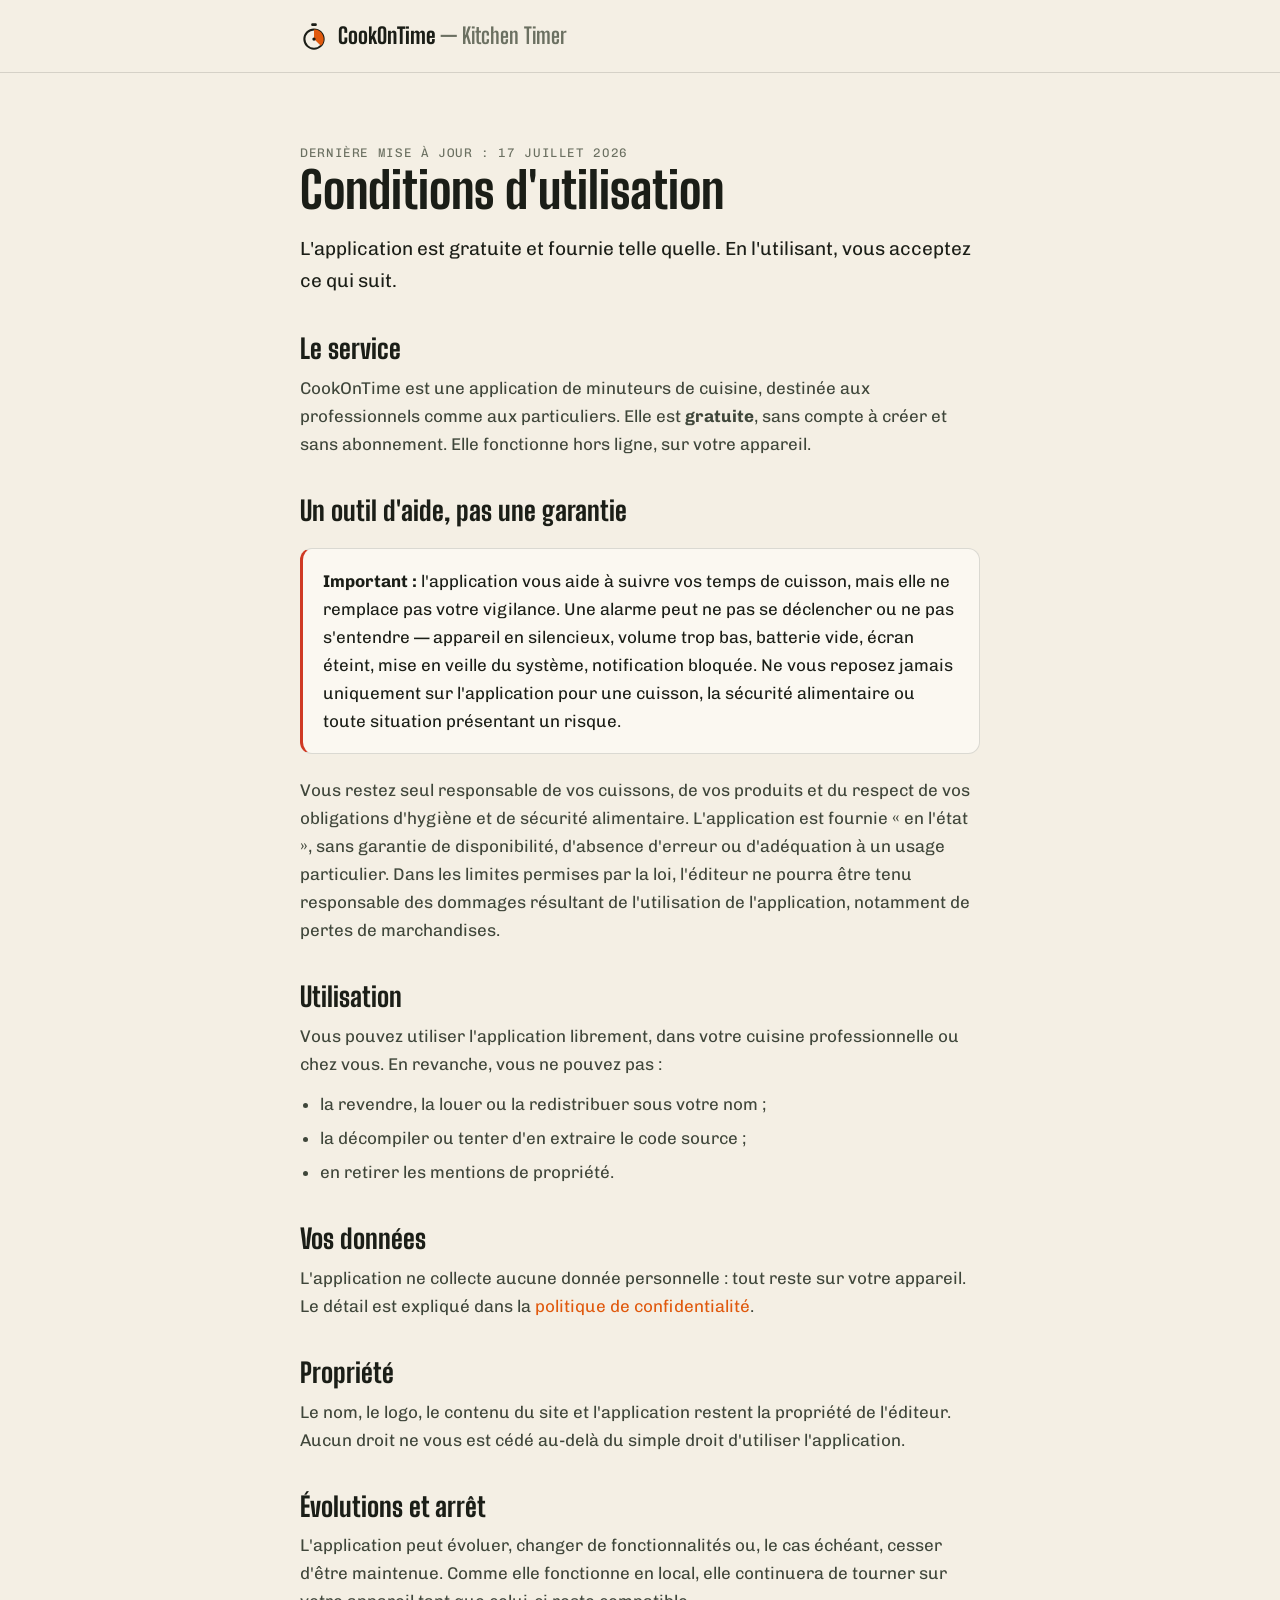
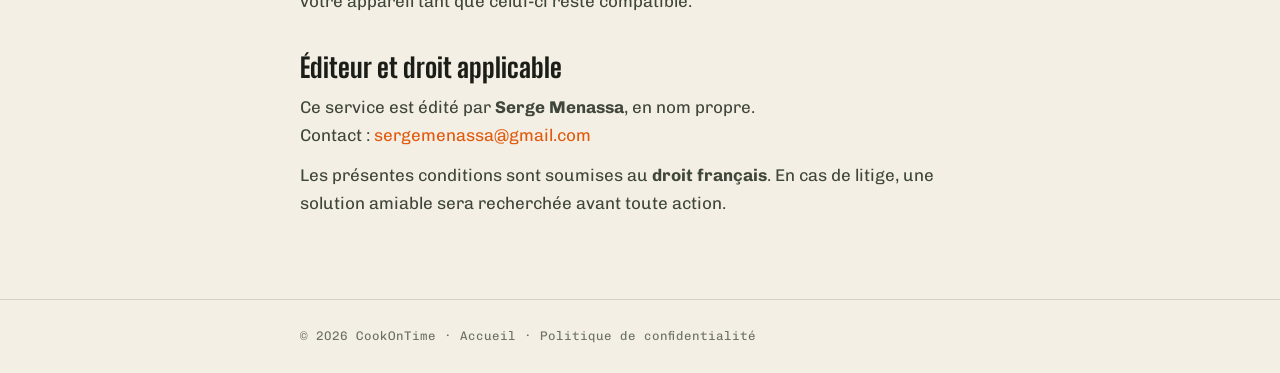
<file: terms.html>
<!DOCTYPE html>
<html lang="fr">
<head>
<meta charset="UTF-8">
<!-- Google Analytics (G-W3V1ZGBVZE) : mesure d'audience du site, propriété « cookontime-app ». -->
<script async src="https://www.googletagmanager.com/gtag/js?id=G-W3V1ZGBVZE"></script>
<script>
  window.dataLayer = window.dataLayer || [];
  function gtag(){dataLayer.push(arguments);}
  gtag('js', new Date());
  gtag('config', 'G-W3V1ZGBVZE', {allow_google_signals: false, allow_ad_personalization_signals: false, cookie_expires: 33696000});
</script>
<meta name="viewport" content="width=device-width, initial-scale=1">
<title>Conditions d'utilisation — Minuteur cuisine gratuit</title>
<meta name="description" content="Conditions d'utilisation de l'application de minuteurs de cuisine : usage gratuit, responsabilité, propriété intellectuelle.">
<link rel="icon" type="image/png" sizes="32x32" href="assets/favicon-32.png">
<link rel="apple-touch-icon" href="assets/apple-touch-icon.png">
<meta name="robots" content="index, follow">
<link rel="preconnect" href="https://fonts.googleapis.com">
<link rel="preconnect" href="https://fonts.gstatic.com" crossorigin>
<link href="https://fonts.googleapis.com/css2?family=Big+Shoulders+Display:wght@700;800&family=Chivo:wght@400;700&family=Chivo+Mono:wght@400&display=swap" rel="stylesheet">
<style>
  :root{--paper:#f4efe4;--ink:#1b1e17;--ink-2:#3f463a;--ink-3:#6b7061;--ember:#e0590d;--line:rgba(27,30,23,.14);--red:#cf3a24}
  *{box-sizing:border-box}
  body{margin:0;background:var(--paper);color:var(--ink);font-family:'Chivo',system-ui,sans-serif;font-size:17px;line-height:1.65}
  .wrap{max-width:760px;margin:0 auto;padding:0 clamp(20px,5vw,40px)}
  header{border-bottom:1px solid var(--line);padding:18px 0}
  .brand{display:flex;align-items:center;gap:10px}
  .brand svg{width:28px;height:28px;flex:none}
  .brand b{font-family:'Big Shoulders Display',sans-serif;font-weight:800;font-size:22px}
  .brand b em{font-style:normal;font-weight:700;color:var(--ink-3)}
  main{padding:clamp(38px,6vw,64px) 0 70px}
  h1{font-family:'Big Shoulders Display',sans-serif;font-weight:800;font-size:clamp(32px,5vw,50px);line-height:1;margin:0 0 8px}
  h2{font-family:'Big Shoulders Display',sans-serif;font-weight:800;font-size:clamp(21px,2.6vw,27px);margin:38px 0 10px;line-height:1.1}
  p,li{color:var(--ink-2)}
  p{margin:0 0 12px}
  ul{margin:0 0 12px;padding-left:20px}
  li{margin-bottom:6px}
  .date{font-family:'Chivo Mono',monospace;font-size:12.5px;color:var(--ink-3);letter-spacing:.05em;text-transform:uppercase}
  .lead{font-size:19px;color:var(--ink);margin:18px 0 0}
  .box{background:#fbf8f1;border:1px solid var(--line);border-left:3px solid var(--red);border-radius:12px;padding:18px 20px;margin:22px 0}
  .box b{color:var(--ink)}
  a{color:var(--ember);text-decoration:none}
  a:hover{text-decoration:underline}
  footer{border-top:1px solid var(--line);padding:26px 0;font-family:'Chivo Mono',monospace;font-size:12.5px;color:var(--ink-3)}
  footer a{color:var(--ink-3)}
</style>
</head>
<body>
<header>
  <div class="wrap">
    <a class="brand" href="index.html" style="color:var(--ink)">
      <svg viewBox="0 0 32 32" fill="none" aria-hidden="true">
        <rect x="12.8" y="1.4" width="6.4" height="3.2" rx="1.3" fill="currentColor"/>
        <circle cx="16" cy="19.5" r="11" fill="none" stroke="currentColor" stroke-width="2.4"/>
        <path d="M16 19.5 V8.5 A11 11 0 0 1 23.78 27.28 Z" fill="#e0590d"/>
        <circle cx="16" cy="19.5" r="1.9" fill="currentColor"/>
      </svg>
      <b>CookOnTime <em>— Kitchen Timer</em></b>
    </a>
  </div>
</header>

<main>
  <div class="wrap">
    <span class="date">Dernière mise à jour : 17 juillet 2026</span>
    <h1>Conditions d'utilisation</h1>
    <p class="lead">L'application est gratuite et fournie telle quelle. En l'utilisant, vous acceptez ce qui suit.</p>

    <h2>Le service</h2>
    <p>CookOnTime est une application de minuteurs de cuisine, destinée aux professionnels comme aux particuliers. Elle est <b>gratuite</b>, sans compte à créer et sans abonnement. Elle fonctionne hors ligne, sur votre appareil.</p>

    <h2>Un outil d'aide, pas une garantie</h2>
    <div class="box">
      <b>Important :</b> l'application vous aide à suivre vos temps de cuisson, mais elle ne remplace pas votre vigilance. Une alarme peut ne pas se déclencher ou ne pas s'entendre — appareil en silencieux, volume trop bas, batterie vide, écran éteint, mise en veille du système, notification bloquée. Ne vous reposez jamais uniquement sur l'application pour une cuisson, la sécurité alimentaire ou toute situation présentant un risque.
    </div>
    <p>Vous restez seul responsable de vos cuissons, de vos produits et du respect de vos obligations d'hygiène et de sécurité alimentaire. L'application est fournie « en l'état », sans garantie de disponibilité, d'absence d'erreur ou d'adéquation à un usage particulier. Dans les limites permises par la loi, l'éditeur ne pourra être tenu responsable des dommages résultant de l'utilisation de l'application, notamment de pertes de marchandises.</p>

    <h2>Utilisation</h2>
    <p>Vous pouvez utiliser l'application librement, dans votre cuisine professionnelle ou chez vous. En revanche, vous ne pouvez pas :</p>
    <ul>
      <li>la revendre, la louer ou la redistribuer sous votre nom ;</li>
      <li>la décompiler ou tenter d'en extraire le code source ;</li>
      <li>en retirer les mentions de propriété.</li>
    </ul>

    <h2>Vos données</h2>
    <p>L'application ne collecte aucune donnée personnelle : tout reste sur votre appareil. Le détail est expliqué dans la <a href="fr/privacy.html">politique de confidentialité</a>.</p>

    <h2>Propriété</h2>
    <p>Le nom, le logo, le contenu du site et l'application restent la propriété de l'éditeur. Aucun droit ne vous est cédé au-delà du simple droit d'utiliser l'application.</p>

    <h2>Évolutions et arrêt</h2>
    <p>L'application peut évoluer, changer de fonctionnalités ou, le cas échéant, cesser d'être maintenue. Comme elle fonctionne en local, elle continuera de tourner sur votre appareil tant que celui-ci reste compatible.</p>

    <h2>Éditeur et droit applicable</h2>
    <p>Ce service est édité par <b>Serge Menassa</b>, en nom propre.<br>Contact : <a href="mailto:sergemenassa@gmail.com">sergemenassa@gmail.com</a></p>
    <p>Les présentes conditions sont soumises au <b>droit français</b>. En cas de litige, une solution amiable sera recherchée avant toute action.</p>
  </div>
</main>

<footer>
  <div class="wrap">
    © 2026 CookOnTime · <a href="index.html">Accueil</a> · <a href="fr/privacy.html">Politique de confidentialité</a>
  </div>
</footer>
</body>
</html>
</file>
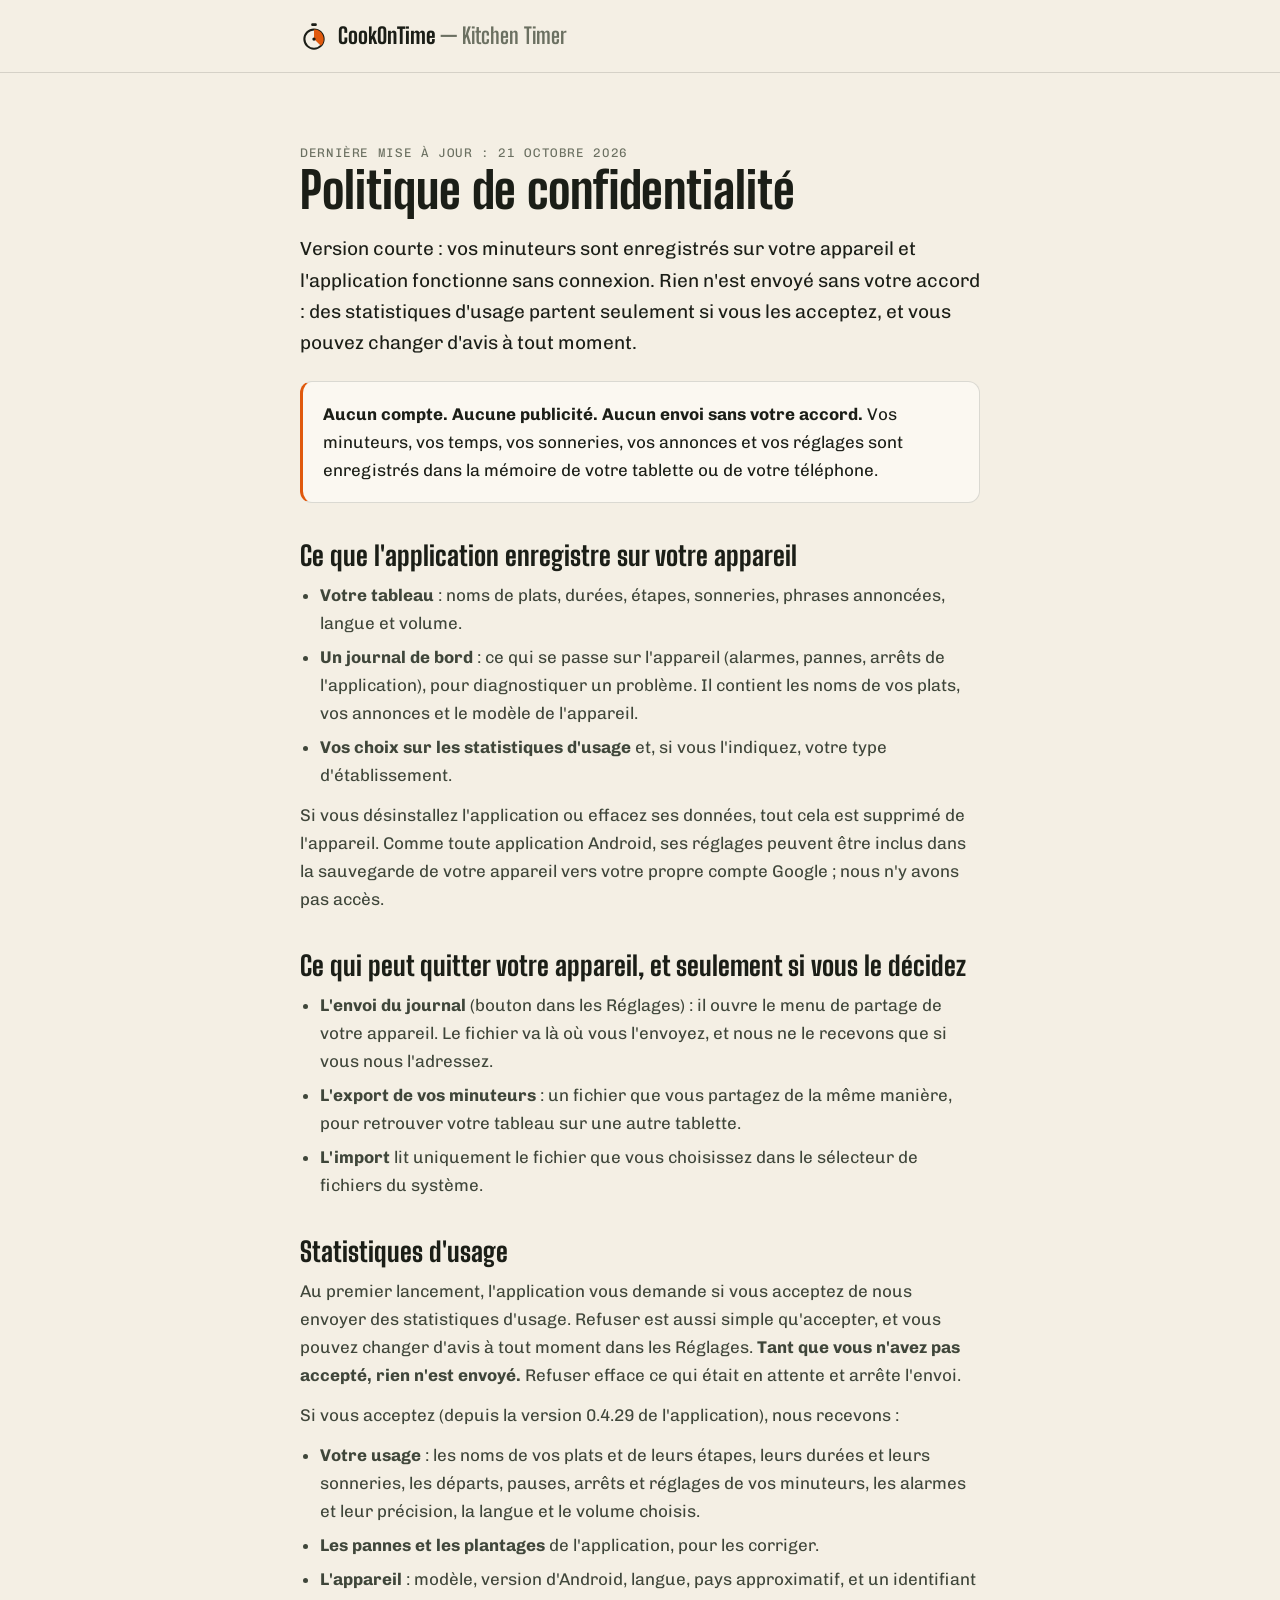
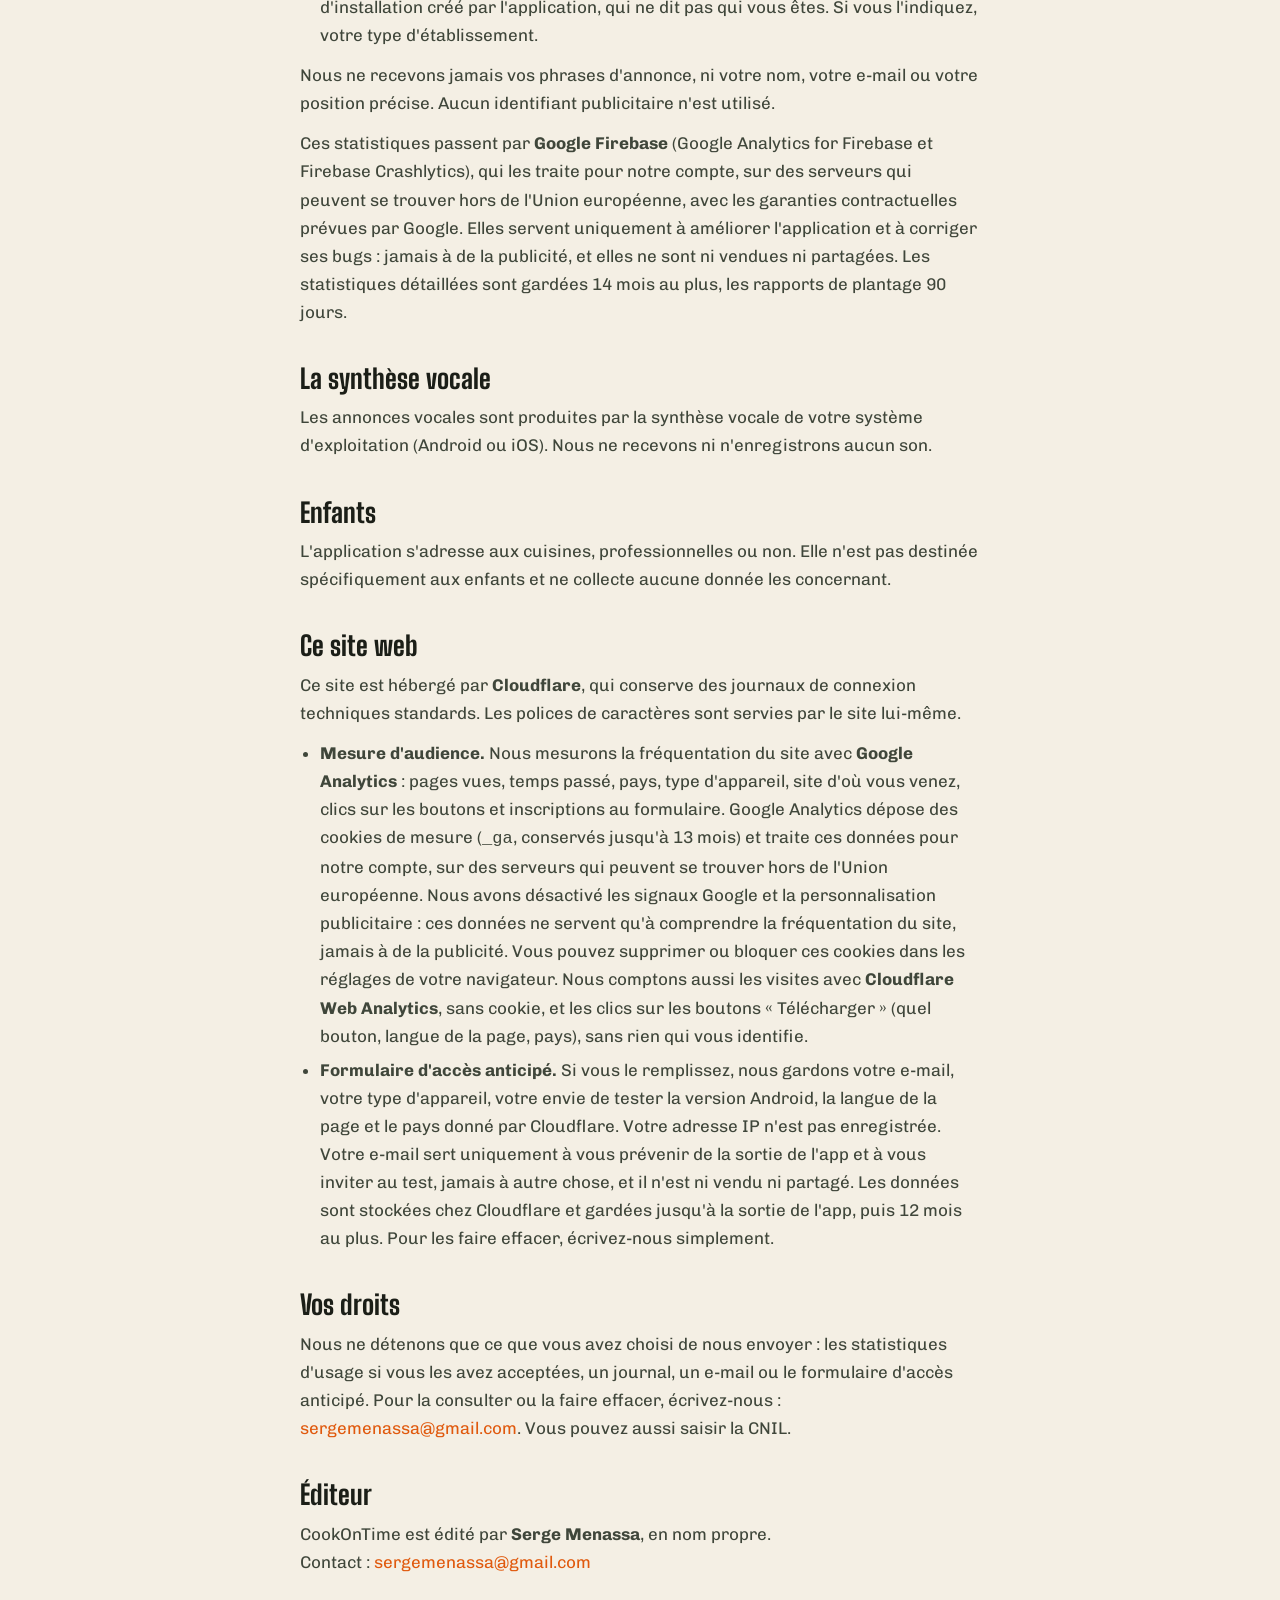
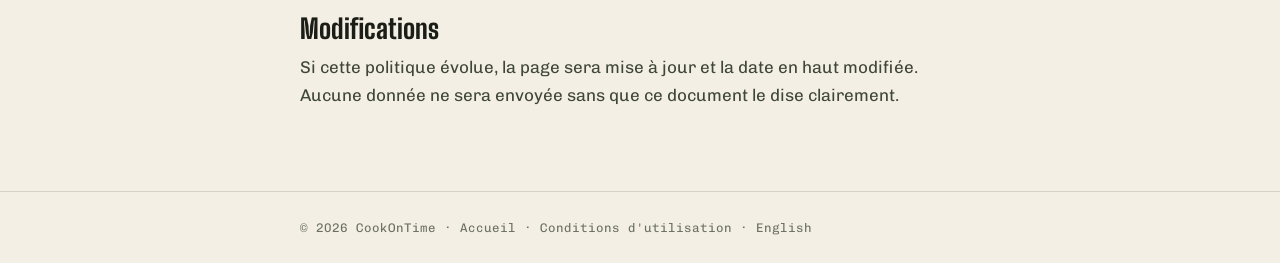
<file: fr/privacy.html>
<!DOCTYPE html>
<html lang="fr">
<head>
<meta charset="UTF-8">
<!-- Google Analytics (G-W3V1ZGBVZE) : mesure d'audience du site, propriété « cookontime-app ». -->
<script async src="https://www.googletagmanager.com/gtag/js?id=G-W3V1ZGBVZE"></script>
<script>
  window.dataLayer = window.dataLayer || [];
  function gtag(){dataLayer.push(arguments);}
  gtag('js', new Date());
  gtag('config', 'G-W3V1ZGBVZE', {allow_google_signals: false, allow_ad_personalization_signals: false, cookie_expires: 33696000});
</script>
<meta name="viewport" content="width=device-width, initial-scale=1">
<title>Politique de confidentialité — CookOnTime</title>
<meta name="description" content="Politique de confidentialité de CookOnTime, l'application de minuteurs de cuisine. Vos minuteurs sont enregistrés sur votre appareil, et rien n'est envoyé sans votre accord.">
<link rel="canonical" href="https://cookontime.app/fr/privacy.html">
<link rel="alternate" hreflang="en" href="https://cookontime.app/privacy.html">
<link rel="alternate" hreflang="fr" href="https://cookontime.app/fr/privacy.html">
<link rel="icon" type="image/png" sizes="32x32" href="../assets/favicon-32.png">
<link rel="apple-touch-icon" href="../assets/apple-touch-icon.png">
<meta name="robots" content="index, follow">
<link rel="stylesheet" href="../assets/fonts/fonts.css">
<style>
  :root{--paper:#f4efe4;--ink:#1b1e17;--ink-2:#3f463a;--ink-3:#6b7061;--ember:#e0590d;--line:rgba(27,30,23,.14);--dark:#191b14}
  *{box-sizing:border-box}
  body{margin:0;background:var(--paper);color:var(--ink);font-family:'Chivo',system-ui,sans-serif;font-size:17px;line-height:1.65}
  .wrap{max-width:760px;margin:0 auto;padding:0 clamp(20px,5vw,40px)}
  header{border-bottom:1px solid var(--line);padding:18px 0}
  .brand{display:flex;align-items:center;gap:10px}
  .brand svg{width:28px;height:28px;flex:none}
  .brand b{font-family:'Big Shoulders Display',sans-serif;font-weight:800;font-size:22px}
  .brand b em{font-style:normal;font-weight:700;color:var(--ink-3)}
  main{padding:clamp(38px,6vw,64px) 0 70px}
  h1{font-family:'Big Shoulders Display',sans-serif;font-weight:800;font-size:clamp(32px,5vw,50px);line-height:1;margin:0 0 8px}
  h2{font-family:'Big Shoulders Display',sans-serif;font-weight:800;font-size:clamp(21px,2.6vw,27px);margin:38px 0 10px;line-height:1.1}
  p,li{color:var(--ink-2)}
  p{margin:0 0 12px}
  ul{margin:0 0 12px;padding-left:20px}
  li{margin-bottom:6px}
  .date{font-family:'Chivo Mono',monospace;font-size:12.5px;color:var(--ink-3);letter-spacing:.05em;text-transform:uppercase}
  .lead{font-size:19px;color:var(--ink);margin:18px 0 0}
  .box{background:#fbf8f1;border:1px solid var(--line);border-left:3px solid var(--ember);border-radius:12px;padding:18px 20px;margin:22px 0}
  .box b{color:var(--ink)}
  a{color:var(--ember);text-decoration:none}
  a:hover{text-decoration:underline}
  footer{border-top:1px solid var(--line);padding:26px 0;font-family:'Chivo Mono',monospace;font-size:12.5px;color:var(--ink-3)}
  footer a{color:var(--ink-3)}
</style>
</head>
<body>
<header>
  <div class="wrap">
    <a class="brand" href="index.html" style="color:var(--ink)">
      <svg viewBox="0 0 32 32" fill="none" aria-hidden="true">
        <rect x="12.8" y="1.4" width="6.4" height="3.2" rx="1.3" fill="currentColor"/>
        <circle cx="16" cy="19.5" r="11" fill="none" stroke="currentColor" stroke-width="2.4"/>
        <path d="M16 19.5 V8.5 A11 11 0 0 1 23.78 27.28 Z" fill="#e0590d"/>
        <circle cx="16" cy="19.5" r="1.9" fill="currentColor"/>
      </svg>
      <b>CookOnTime <em>— Kitchen Timer</em></b>
    </a>
  </div>
</header>

<main>
  <div class="wrap">
    <span class="date">Dernière mise à jour : 21 octobre 2026</span>
    <h1>Politique de confidentialité</h1>
    <p class="lead">Version courte : vos minuteurs sont enregistrés sur votre appareil et l'application fonctionne sans connexion. Rien n'est envoyé sans votre accord : des statistiques d'usage partent seulement si vous les acceptez, et vous pouvez changer d'avis à tout moment.</p>

    <div class="box">
      <b>Aucun compte. Aucune publicité. Aucun envoi sans votre accord.</b> Vos minuteurs, vos temps, vos sonneries, vos annonces et vos réglages sont enregistrés dans la mémoire de votre tablette ou de votre téléphone.
    </div>

    <h2>Ce que l'application enregistre sur votre appareil</h2>
    <ul>
      <li><b>Votre tableau</b> : noms de plats, durées, étapes, sonneries, phrases annoncées, langue et volume.</li>
      <li><b>Un journal de bord</b> : ce qui se passe sur l'appareil (alarmes, pannes, arrêts de l'application), pour diagnostiquer un problème. Il contient les noms de vos plats, vos annonces et le modèle de l'appareil.</li>
      <li><b>Vos choix sur les statistiques d'usage</b> et, si vous l'indiquez, votre type d'établissement.</li>
    </ul>
    <p>Si vous désinstallez l'application ou effacez ses données, tout cela est supprimé de l'appareil. Comme toute application Android, ses réglages peuvent être inclus dans la sauvegarde de votre appareil vers votre propre compte Google ; nous n'y avons pas accès.</p>

    <h2>Ce qui peut quitter votre appareil, et seulement si vous le décidez</h2>
    <ul>
      <li><b>L'envoi du journal</b> (bouton dans les Réglages) : il ouvre le menu de partage de votre appareil. Le fichier va là où vous l'envoyez, et nous ne le recevons que si vous nous l'adressez.</li>
      <li><b>L'export de vos minuteurs</b> : un fichier que vous partagez de la même manière, pour retrouver votre tableau sur une autre tablette.</li>
      <li><b>L'import</b> lit uniquement le fichier que vous choisissez dans le sélecteur de fichiers du système.</li>
    </ul>

    <h2>Statistiques d'usage</h2>
    <p>Au premier lancement, l'application vous demande si vous acceptez de nous envoyer des statistiques d'usage. Refuser est aussi simple qu'accepter, et vous pouvez changer d'avis à tout moment dans les Réglages. <b>Tant que vous n'avez pas accepté, rien n'est envoyé.</b> Refuser efface ce qui était en attente et arrête l'envoi.</p>
    <p>Si vous acceptez (depuis la version 0.4.29 de l'application), nous recevons :</p>
    <ul>
      <li><b>Votre usage</b> : les noms de vos plats et de leurs étapes, leurs durées et leurs sonneries, les départs, pauses, arrêts et réglages de vos minuteurs, les alarmes et leur précision, la langue et le volume choisis.</li>
      <li><b>Les pannes et les plantages</b> de l'application, pour les corriger.</li>
      <li><b>L'appareil</b> : modèle, version d'Android, langue, pays approximatif, et un identifiant d'installation créé par l'application, qui ne dit pas qui vous êtes. Si vous l'indiquez, votre type d'établissement.</li>
    </ul>
    <p>Nous ne recevons jamais vos phrases d'annonce, ni votre nom, votre e-mail ou votre position précise. Aucun identifiant publicitaire n'est utilisé.</p>
    <p>Ces statistiques passent par <b>Google Firebase</b> (Google Analytics for Firebase et Firebase Crashlytics), qui les traite pour notre compte, sur des serveurs qui peuvent se trouver hors de l'Union européenne, avec les garanties contractuelles prévues par Google. Elles servent uniquement à améliorer l'application et à corriger ses bugs : jamais à de la publicité, et elles ne sont ni vendues ni partagées. Les statistiques détaillées sont gardées 14 mois au plus, les rapports de plantage 90 jours.</p>

    <h2>La synthèse vocale</h2>
    <p>Les annonces vocales sont produites par la synthèse vocale de votre système d'exploitation (Android ou iOS). Nous ne recevons ni n'enregistrons aucun son.</p>

    <h2>Enfants</h2>
    <p>L'application s'adresse aux cuisines, professionnelles ou non. Elle n'est pas destinée spécifiquement aux enfants et ne collecte aucune donnée les concernant.</p>

    <h2 id="site">Ce site web</h2>
    <p>Ce site est hébergé par <b>Cloudflare</b>, qui conserve des journaux de connexion techniques standards. Les polices de caractères sont servies par le site lui-même.</p>
    <ul>
      <li><b>Mesure d'audience.</b> Nous mesurons la fréquentation du site avec <b>Google Analytics</b> : pages vues, temps passé, pays, type d'appareil, site d'où vous venez, clics sur les boutons et inscriptions au formulaire. Google Analytics dépose des cookies de mesure (<code>_ga</code>, conservés jusqu'à 13 mois) et traite ces données pour notre compte, sur des serveurs qui peuvent se trouver hors de l'Union européenne. Nous avons désactivé les signaux Google et la personnalisation publicitaire : ces données ne servent qu'à comprendre la fréquentation du site, jamais à de la publicité. Vous pouvez supprimer ou bloquer ces cookies dans les réglages de votre navigateur. Nous comptons aussi les visites avec <b>Cloudflare Web Analytics</b>, sans cookie, et les clics sur les boutons « Télécharger » (quel bouton, langue de la page, pays), sans rien qui vous identifie.</li>
      <li><b>Formulaire d'accès anticipé.</b> Si vous le remplissez, nous gardons votre e-mail, votre type d'appareil, votre envie de tester la version Android, la langue de la page et le pays donné par Cloudflare. Votre adresse IP n'est pas enregistrée. Votre e-mail sert uniquement à vous prévenir de la sortie de l'app et à vous inviter au test, jamais à autre chose, et il n'est ni vendu ni partagé. Les données sont stockées chez Cloudflare et gardées jusqu'à la sortie de l'app, puis 12 mois au plus. Pour les faire effacer, écrivez-nous simplement.</li>
    </ul>

    <h2>Vos droits</h2>
    <p>Nous ne détenons que ce que vous avez choisi de nous envoyer : les statistiques d'usage si vous les avez acceptées, un journal, un e-mail ou le formulaire d'accès anticipé. Pour la consulter ou la faire effacer, écrivez-nous : <a href="mailto:sergemenassa@gmail.com">sergemenassa@gmail.com</a>. Vous pouvez aussi saisir la CNIL.</p>

    <h2>Éditeur</h2>
    <p>CookOnTime est édité par <b>Serge Menassa</b>, en nom propre.<br>Contact : <a href="mailto:sergemenassa@gmail.com">sergemenassa@gmail.com</a></p>

    <h2>Modifications</h2>
    <p>Si cette politique évolue, la page sera mise à jour et la date en haut modifiée. Aucune donnée ne sera envoyée sans que ce document le dise clairement.</p>
  </div>
</main>

<footer>
  <div class="wrap">
    © 2026 CookOnTime · <a href="index.html">Accueil</a> · <a href="../terms.html">Conditions d'utilisation</a> · <a href="../privacy.html">English</a>
  </div>
</footer>
</body>
</html>
</file>
<file: assets/fonts/fonts.css>
@font-face {
  font-family: 'Big Shoulders Display';
  font-style: normal;
  font-weight: 600 900;
  font-display: swap;
  src: url(BigShouldersDisplay-normal-latin-ext.woff2) format('woff2');
  unicode-range: U+0100-02BA, U+02BD-02C5, U+02C7-02CC, U+02CE-02D7, U+02DD-02FF, U+0304, U+0308, U+0329, U+1D00-1DBF, U+1E00-1E9F, U+1EF2-1EFF, U+2020, U+20A0-20AB, U+20AD-20C0, U+2113, U+2C60-2C7F, U+A720-A7FF;
}
@font-face {
  font-family: 'Big Shoulders Display';
  font-style: normal;
  font-weight: 600 900;
  font-display: swap;
  src: url(BigShouldersDisplay-normal-latin.woff2) format('woff2');
  unicode-range: U+0000-00FF, U+0131, U+0152-0153, U+02BB-02BC, U+02C6, U+02DA, U+02DC, U+0304, U+0308, U+0329, U+2000-206F, U+20AC, U+2122, U+2191, U+2193, U+2212, U+2215, U+FEFF, U+FFFD;
}
@font-face {
  font-family: 'Chivo';
  font-style: italic;
  font-weight: 400 900;
  font-display: swap;
  src: url(Chivo-italic-latin-ext.woff2) format('woff2');
  unicode-range: U+0100-02BA, U+02BD-02C5, U+02C7-02CC, U+02CE-02D7, U+02DD-02FF, U+0304, U+0308, U+0329, U+1D00-1DBF, U+1E00-1E9F, U+1EF2-1EFF, U+2020, U+20A0-20AB, U+20AD-20C0, U+2113, U+2C60-2C7F, U+A720-A7FF;
}
@font-face {
  font-family: 'Chivo';
  font-style: italic;
  font-weight: 400 900;
  font-display: swap;
  src: url(Chivo-italic-latin.woff2) format('woff2');
  unicode-range: U+0000-00FF, U+0131, U+0152-0153, U+02BB-02BC, U+02C6, U+02DA, U+02DC, U+0304, U+0308, U+0329, U+2000-206F, U+20AC, U+2122, U+2191, U+2193, U+2212, U+2215, U+FEFF, U+FFFD;
}
@font-face {
  font-family: 'Chivo';
  font-style: normal;
  font-weight: 400 900;
  font-display: swap;
  src: url(Chivo-normal-latin-ext.woff2) format('woff2');
  unicode-range: U+0100-02BA, U+02BD-02C5, U+02C7-02CC, U+02CE-02D7, U+02DD-02FF, U+0304, U+0308, U+0329, U+1D00-1DBF, U+1E00-1E9F, U+1EF2-1EFF, U+2020, U+20A0-20AB, U+20AD-20C0, U+2113, U+2C60-2C7F, U+A720-A7FF;
}
@font-face {
  font-family: 'Chivo';
  font-style: normal;
  font-weight: 400 900;
  font-display: swap;
  src: url(Chivo-normal-latin.woff2) format('woff2');
  unicode-range: U+0000-00FF, U+0131, U+0152-0153, U+02BB-02BC, U+02C6, U+02DA, U+02DC, U+0304, U+0308, U+0329, U+2000-206F, U+20AC, U+2122, U+2191, U+2193, U+2212, U+2215, U+FEFF, U+FFFD;
}
@font-face {
  font-family: 'Chivo Mono';
  font-style: normal;
  font-weight: 400 700;
  font-display: swap;
  src: url(ChivoMono-normal-latin-ext.woff2) format('woff2');
  unicode-range: U+0100-02BA, U+02BD-02C5, U+02C7-02CC, U+02CE-02D7, U+02DD-02FF, U+0304, U+0308, U+0329, U+1D00-1DBF, U+1E00-1E9F, U+1EF2-1EFF, U+2020, U+20A0-20AB, U+20AD-20C0, U+2113, U+2C60-2C7F, U+A720-A7FF;
}
@font-face {
  font-family: 'Chivo Mono';
  font-style: normal;
  font-weight: 400 700;
  font-display: swap;
  src: url(ChivoMono-normal-latin.woff2) format('woff2');
  unicode-range: U+0000-00FF, U+0131, U+0152-0153, U+02BB-02BC, U+02C6, U+02DA, U+02DC, U+0304, U+0308, U+0329, U+2000-206F, U+20AC, U+2122, U+2191, U+2193, U+2212, U+2215, U+FEFF, U+FFFD;
}
</file>
